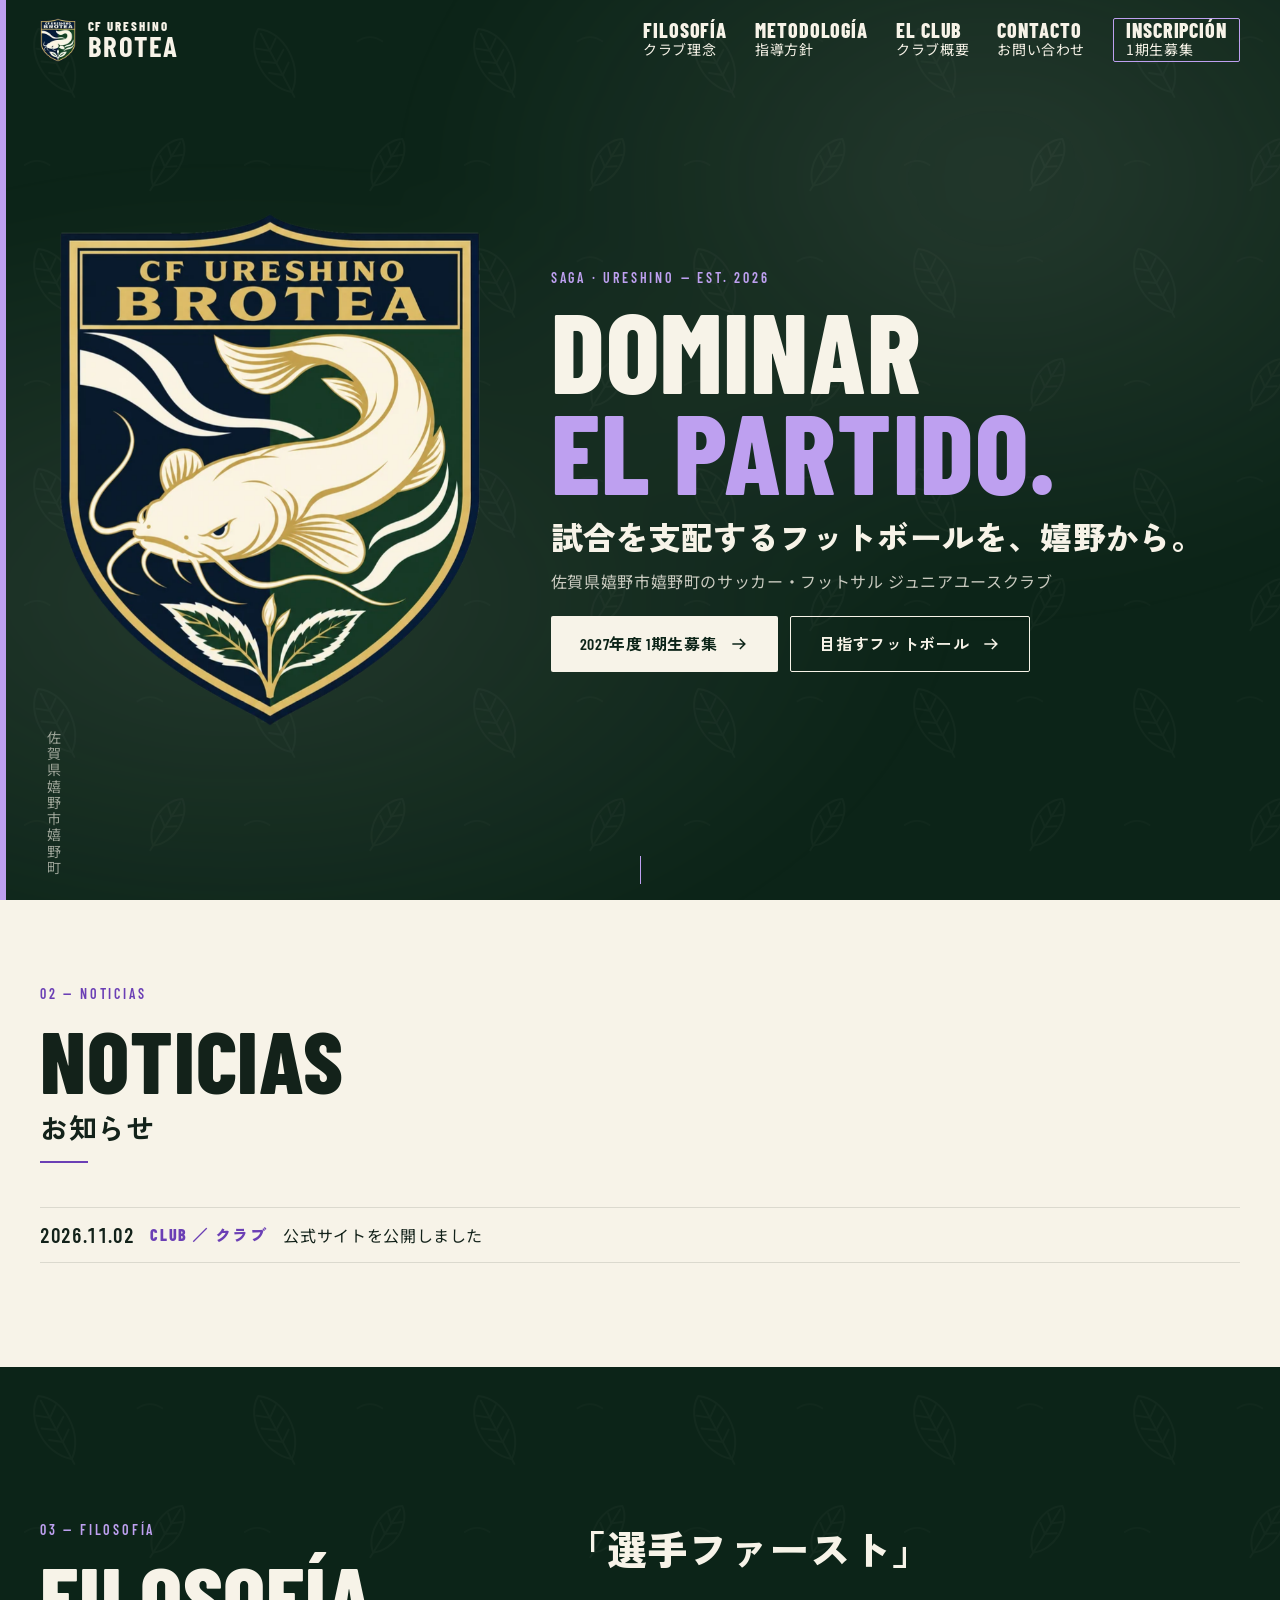
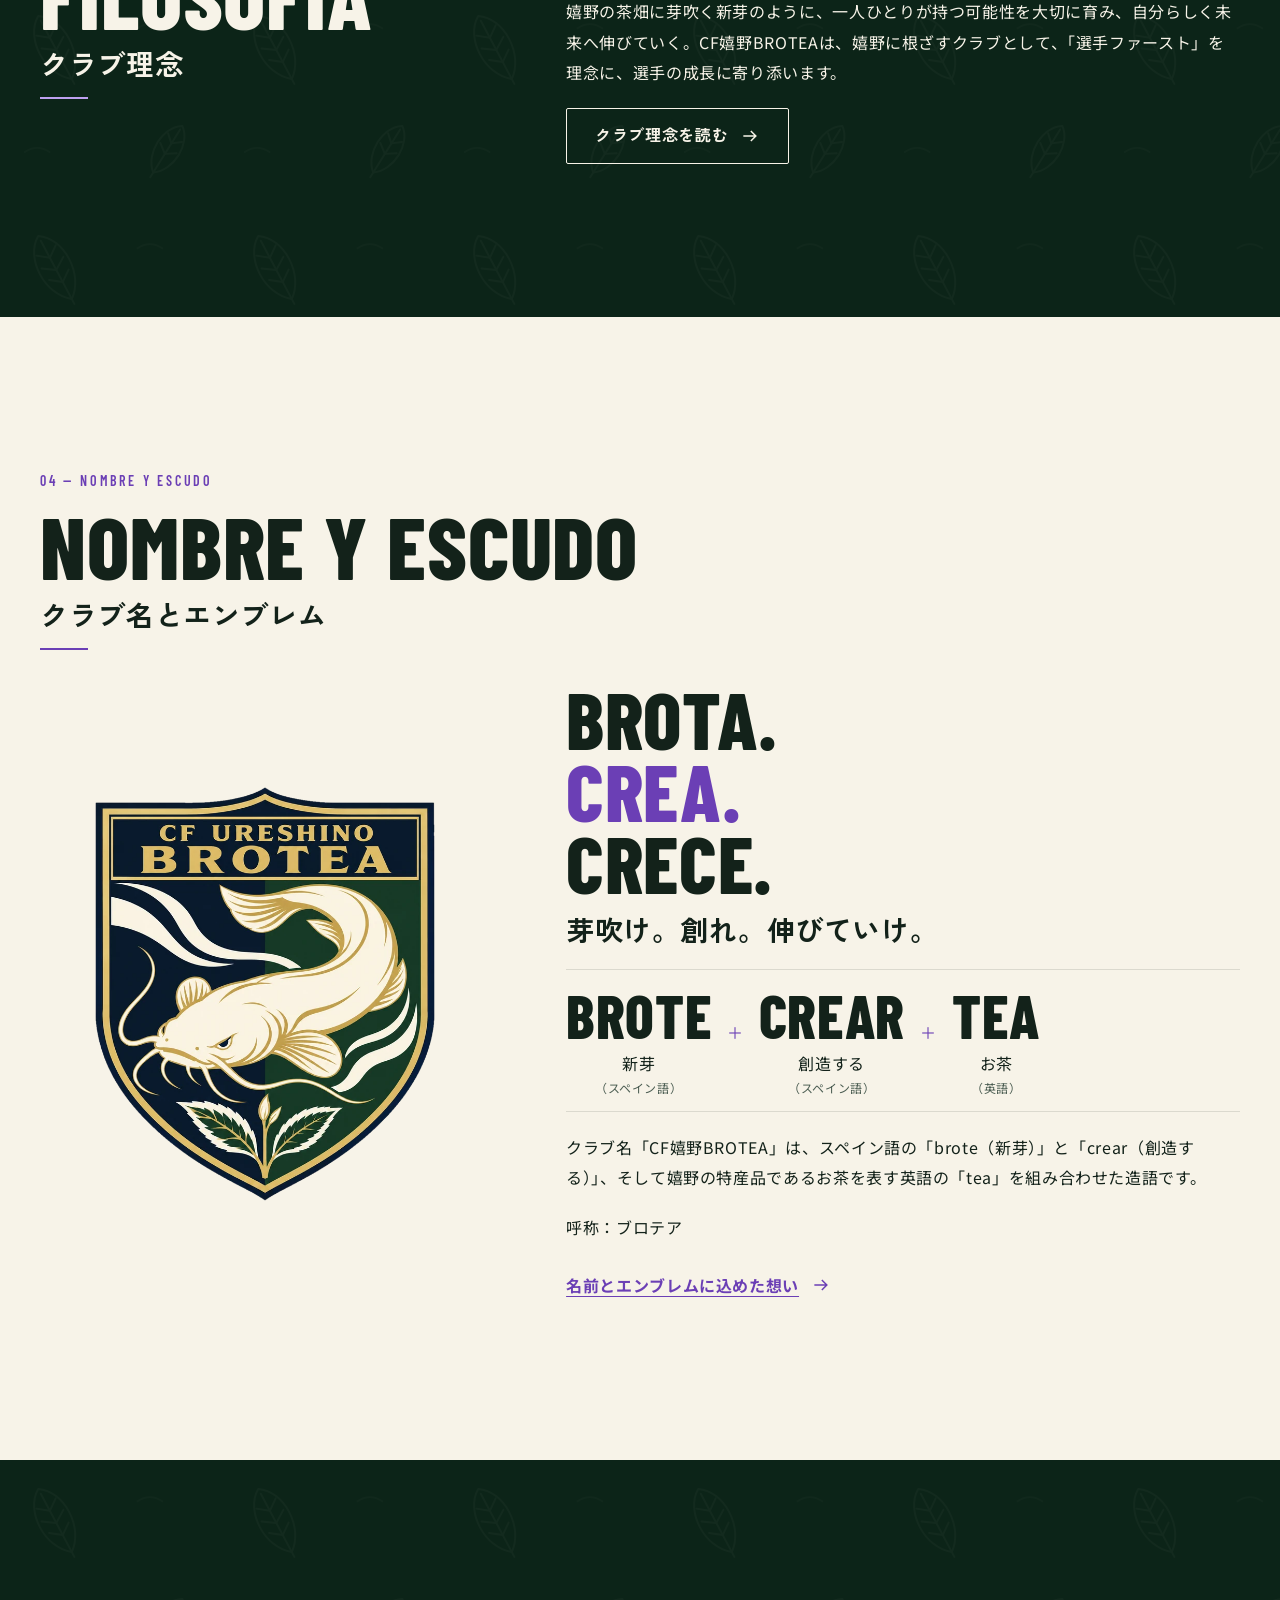
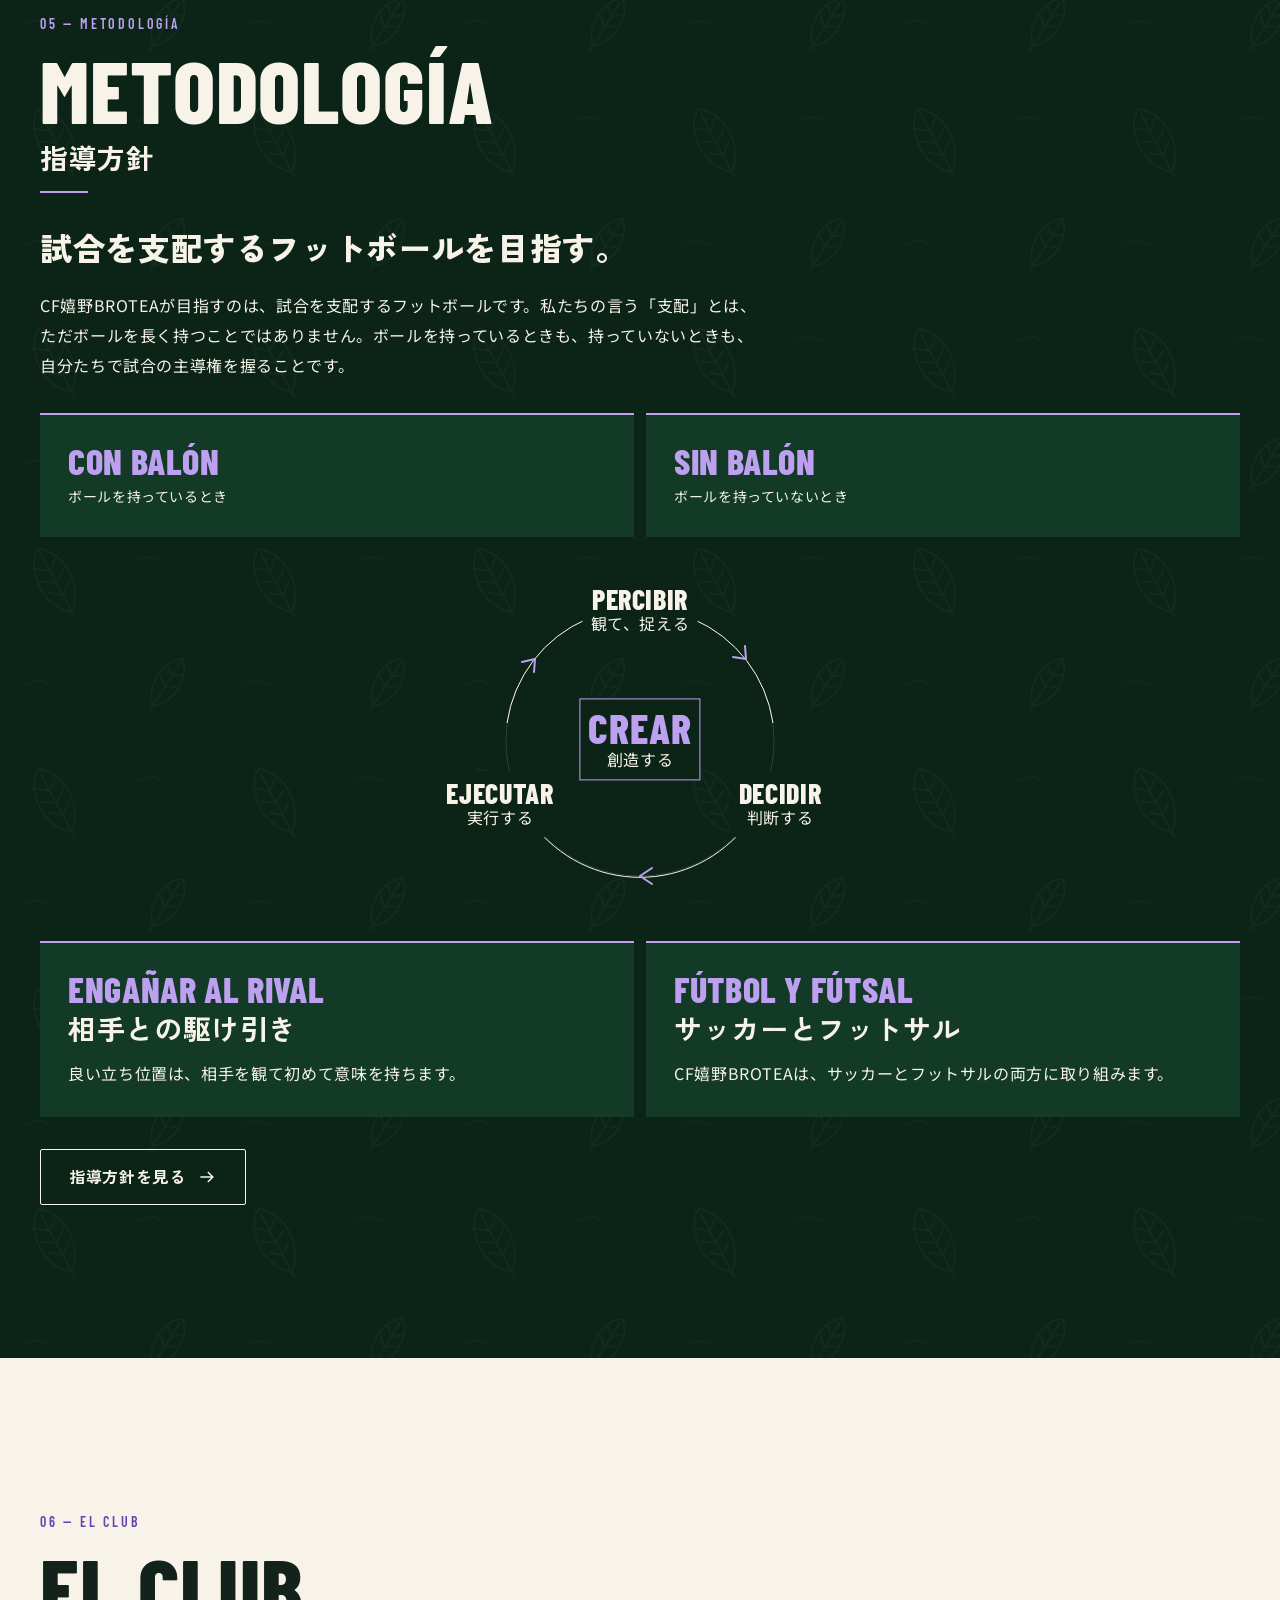
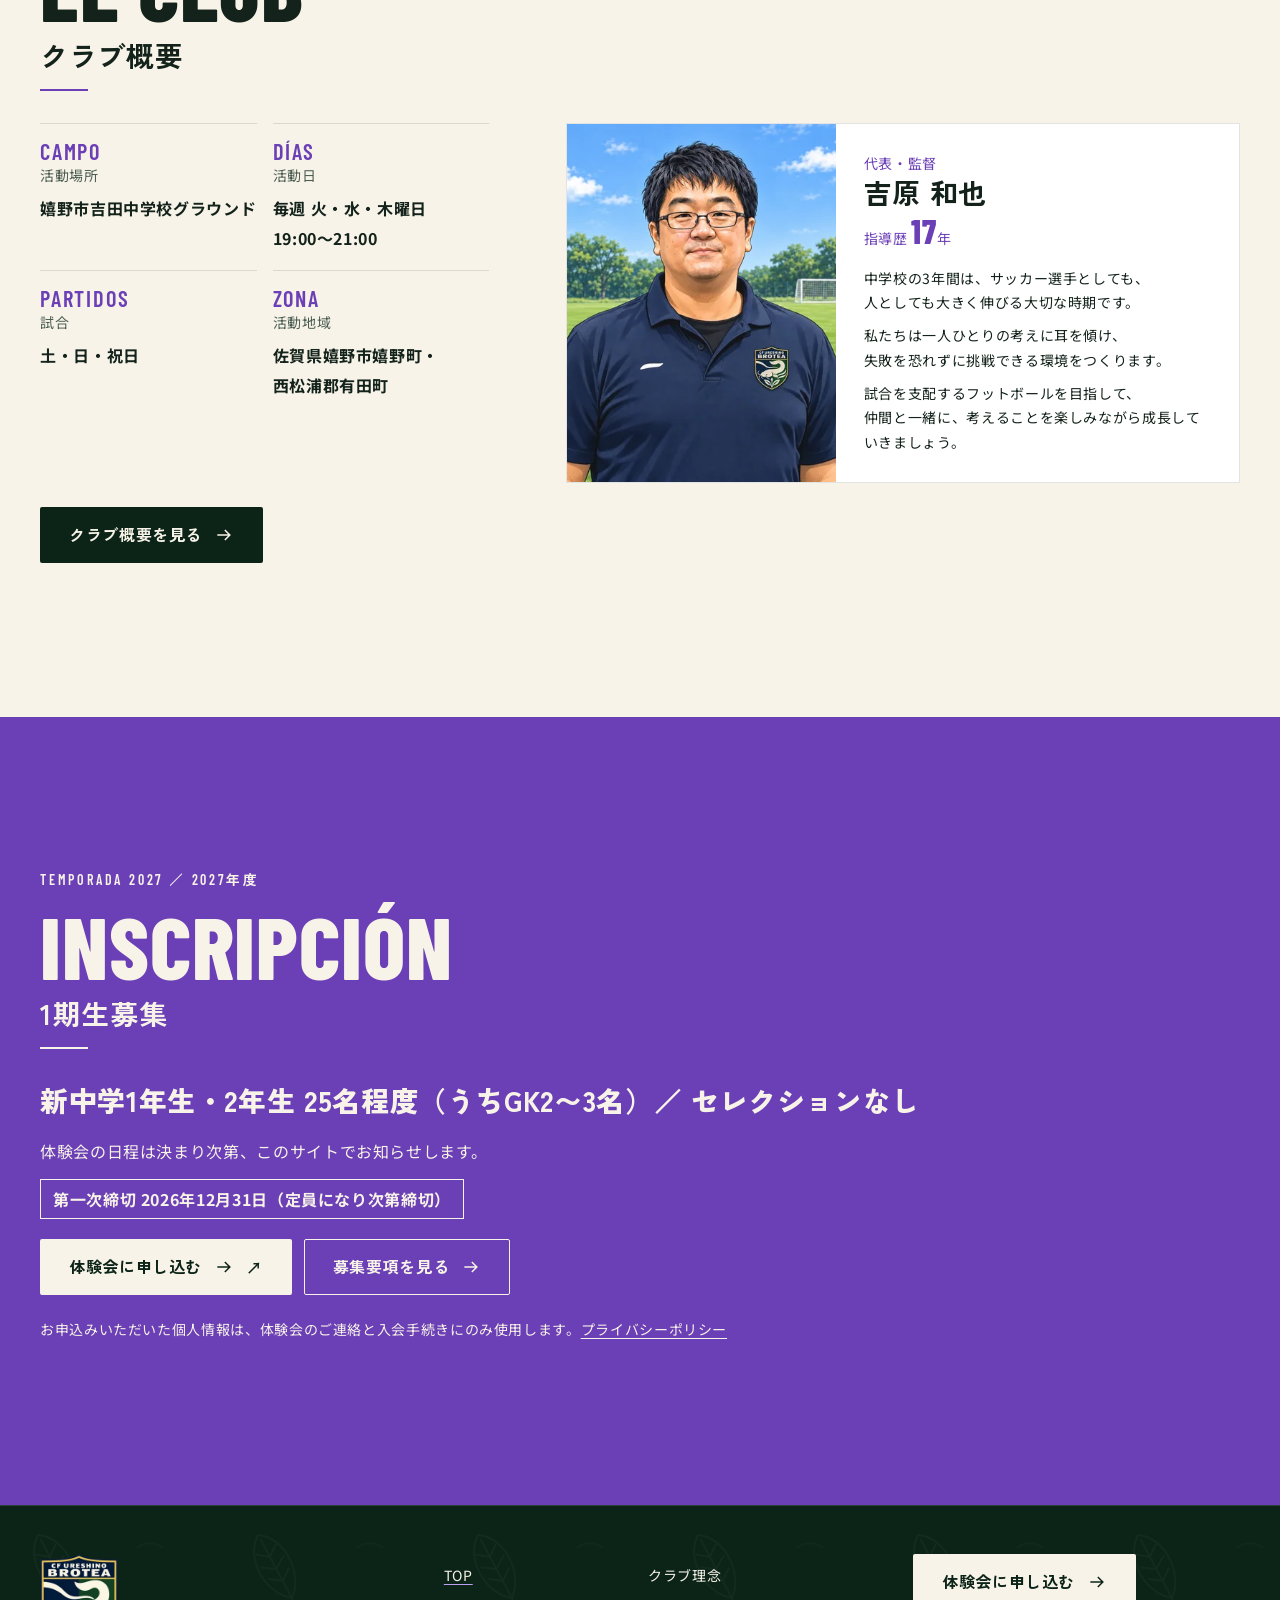
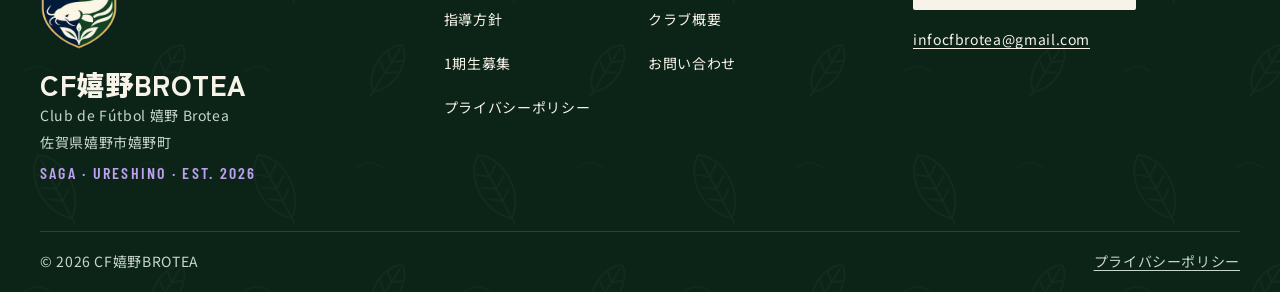
<file: index.html>
<!doctype html>
<html lang="ja" class="no-js">
<head>
  <meta charset="utf-8">
  <meta name="viewport" content="width=device-width, initial-scale=1, viewport-fit=cover">
  <title>CF嬉野BROTEA｜佐賀県嬉野市のサッカー・フットサル ジュニアユース</title>
  <meta name="description" content="試合を支配するフットボールを、嬉野から。佐賀県嬉野市嬉野町を拠点に2027年度から活動するサッカー・フットサルのジュニアユースクラブ。「選手ファースト」を理念に、自ら観て、判断し、創造する選手を育てます。1期生募集中。">
  <meta name="theme-color" content="#0C2418">
  <link rel="canonical" href="https://brotea.jp/">
  <meta property="og:type" content="website">
  <meta property="og:site_name" content="CF嬉野BROTEA">
  <meta property="og:title" content="CF嬉野BROTEA｜佐賀県嬉野市のサッカー・フットサル ジュニアユース">
  <meta property="og:description" content="試合を支配するフットボールを、嬉野から。佐賀県嬉野市嬉野町を拠点に2027年度から活動するサッカー・フットサルのジュニアユースクラブ。「選手ファースト」を理念に、自ら観て、判断し、創造する選手を育てます。1期生募集中。">
  <meta property="og:url" content="https://brotea.jp/">
  <meta property="og:image" content="https://brotea.jp/assets/img/ogp.png">
  <meta name="twitter:card" content="summary_large_image">
  <link rel="icon" href="favicon.ico" sizes="any">
  <link rel="icon" href="assets/img/favicon-32.png" type="image/png" sizes="32x32">
  <link rel="apple-touch-icon" href="assets/img/apple-touch-icon.png">
  <link rel="manifest" href="site.webmanifest">
  <link rel="preconnect" href="https://fonts.googleapis.com">
  <link rel="preconnect" href="https://fonts.gstatic.com" crossorigin>
  <link href="https://fonts.googleapis.com/css2?family=Barlow+Condensed:wght@600;800&amp;family=Noto+Sans+JP:wght@400;500;700&amp;family=Zen+Kaku+Gothic+New:wght@700;900&amp;display=swap" rel="stylesheet" media="print" data-web-fonts>
  <noscript>
    <link href="https://fonts.googleapis.com/css2?family=Barlow+Condensed:wght@600;800&amp;family=Noto+Sans+JP:wght@400;500;700&amp;family=Zen+Kaku+Gothic+New:wght@700;900&amp;display=swap" rel="stylesheet">
    <style>
      @media not all and (min-width: 960px) {
        .no-js {
          --fallback-nav: block;
          --fallback-header: relative;
          --fallback-hero-inset: var(--space-6);
        }
      }
    </style>
  </noscript>
  <link rel="stylesheet" href="assets/css/tokens.css">
  <link rel="stylesheet" href="assets/css/base.css">
  <link rel="stylesheet" href="assets/css/layout.css">
  <link rel="stylesheet" href="assets/css/components.css">
  <script src="assets/js/site-data.js" defer></script>
  <script src="assets/js/main.js" defer></script>
  <script type="application/ld+json">
    {"@context":"https://schema.org","@type":"SportsOrganization","name":"CF嬉野BROTEA","alternateName":["ブロテア","Club de Fútbol 嬉野 Brotea"],"sport":["Soccer","Futsal"],"foundingDate":"2026-11","address":{"@type":"PostalAddress","addressRegion":"佐賀県","addressLocality":"嬉野市嬉野町","addressCountry":"JP"},"logo":"https://brotea.jp/assets/img/emblem-mark-240.png","url":"https://brotea.jp/"}
  </script>
</head>
<body class="home">
  <a class="skip-link" href="#main">本文へスキップ</a>
  <!-- SHARED:HEADER START -->
  <header class="site-header site-header--transparent">
    <div class="site-header__bar container">
      <a class="site-header__brand" href="index.html" aria-label="CF嬉野BROTEA TOP" aria-current="page">
        <img src="assets/img/emblem-mark-120.webp" width="97" height="120" alt="CF嬉野BROTEA エンブレム">
        <span class="site-header__wordmark" aria-hidden="true"><span>CF URESHINO</span><strong>BROTEA</strong></span>
      </a>
      <button class="menu-toggle" type="button" aria-expanded="false" aria-controls="site-nav" aria-label="メニューを開く" hidden>
        <span></span><span></span>
      </button>
      <nav id="site-nav" class="site-nav" aria-label="メインナビゲーション">
        <ul class="site-nav__list">
          <li><a href="filosofia.html"><span lang="es">FILOSOFÍA</span><span>クラブ理念</span></a></li>
          <li><a href="metodologia.html"><span lang="es">METODOLOGÍA</span><span>指導方針</span></a></li>
          <li><a href="club.html"><span lang="es">EL CLUB</span><span>クラブ概要</span></a></li>
          <li><a href="contacto.html"><span lang="es">CONTACTO</span><span>お問い合わせ</span></a></li>
          <li><a class="site-nav__entry" href="inscripcion.html"><span lang="es">INSCRIPCIÓN</span><span>1期生募集</span></a></li>
        </ul>
      </nav>
    </div>
  </header>
  <!-- SHARED:HEADER END -->
  <main id="main" tabindex="-1">
    <section class="hero surface--dark tea-pattern" aria-labelledby="hero-title">
      <div class="hero__mist" aria-hidden="true"></div>
      <div class="hero__grid container">
        <picture class="hero__emblem">
          <img src="assets/img/emblem-club-480.webp"
               srcset="assets/img/emblem-club-480.webp 394w, assets/img/emblem-club-800.webp 656w, assets/img/emblem-club-1200.webp 985w"
               sizes="(min-width: 960px) min(35vw, 57vh, 420px), min(66vw, 31vh, 300px)"
               width="394" height="480" fetchpriority="high" alt="CF嬉野BROTEA エンブレム">
        </picture>
        <div class="hero__content">
          <p class="hero__eyebrow">SAGA · URESHINO — EST. 2026</p>
          <h1 id="hero-title" class="hero__title">
            <span class="visually-hidden">CF嬉野BROTEA 試合を支配するフットボールを、嬉野から。</span>
            <span class="hero__display" aria-hidden="true" lang="es">DOMINAR<span>EL PARTIDO.</span></span>
          </h1>
          <div class="hero__intro">
            <p class="hero__lead" aria-hidden="true">試合を支配するフットボールを、<span class="nowrap">嬉野から。</span></p>
            <p>佐賀県嬉野市嬉野町の<span class="nowrap">サッカー・フットサル</span> <span class="nowrap">ジュニアユースクラブ</span></p>
          </div>
          <div class="hero__actions button-row">
            <a class="button button--primary" href="inscripcion.html"><span><span data-season>2027</span>年度 1期生募集</span> <svg class="button__arrow" aria-hidden="true" viewBox="0 0 24 24" width="20" height="20"><path d="M4 12h15m-6-6 6 6-6 6" fill="none" stroke="currentColor" stroke-width="1.8"/></svg></a>
            <a class="button button--secondary" href="metodologia.html">目指すフットボール <svg class="button__arrow" aria-hidden="true" viewBox="0 0 24 24" width="20" height="20"><path d="M4 12h15m-6-6 6 6-6 6" fill="none" stroke="currentColor" stroke-width="1.8"/></svg></a>
          </div>
        </div>
      </div>
      <span class="hero__location" aria-hidden="true">佐賀県嬉野市嬉野町</span>
      <span class="hero__scroll" aria-hidden="true"></span>
    </section>

    <section class="section section--compact surface--light" id="noticias">
      <div class="container reveal">
        <div class="section__heading-row">
          <header class="sec-head">
            <p class="sec-head__eyebrow" aria-hidden="true"><span>02 —</span> <span lang="es">NOTICIAS</span></p>
            <h2 class="sec-head__title"><span class="sec-head__es" lang="es">NOTICIAS</span><span class="sec-head__ja">お知らせ</span></h2>
          </header>
          <a class="text-link" data-instagram data-if-instagram hidden><svg class="instagram-icon" aria-hidden="true" viewBox="0 0 24 24" width="20" height="20" fill="none" stroke="currentColor" stroke-width="1.8"><rect x="3" y="3" width="18" height="18" rx="5"/><circle cx="12" cy="12" r="4"/><path d="M17 6h1"/></svg> Instagramで見る</a>
        </div>
        <div data-slot="news">
          <p>現在お知らせはありません。<span data-if-instagram hidden>最新情報はInstagramでも発信しています。</span></p>
        </div>
      </div>
    </section>

    <section class="section surface--dark tea-pattern" id="filosofia">
      <div class="container feature-grid reveal">
        <header class="sec-head">
            <p class="sec-head__eyebrow" aria-hidden="true"><span>03 —</span> <span lang="es">FILOSOFÍA</span></p>
            <h2 class="sec-head__title"><span class="sec-head__es" lang="es">FILOSOFÍA</span><span class="sec-head__ja">クラブ理念</span></h2>
          </header>
        <div class="prose">
          <p class="philosophy-quote">「選手ファースト」</p>
          <p id="philosophy-copy">嬉野の茶畑に芽吹く新芽のように、一人ひとりが持つ可能性を大切に育み、自分らしく未来へ伸びていく。CF嬉野BROTEAは、嬉野に根ざすクラブとして、「選手ファースト」を理念に、選手の成長に寄り添います。</p>
          <a class="button button--secondary" href="filosofia.html">クラブ理念を読む <svg class="button__arrow" aria-hidden="true" viewBox="0 0 24 24" width="20" height="20"><path d="M4 12h15m-6-6 6 6-6 6" fill="none" stroke="currentColor" stroke-width="1.8"/></svg></a>
        </div>
      </div>
    </section>

    <section class="section surface--light" id="nombre">
      <div class="container">
        <div class="reveal">
          <header class="sec-head">
            <p class="sec-head__eyebrow" aria-hidden="true"><span>04 —</span> <span lang="es">NOMBRE Y ESCUDO</span></p>
            <h2 class="sec-head__title"><span class="sec-head__es" lang="es">NOMBRE Y ESCUDO</span><span class="sec-head__ja">クラブ名とエンブレム</span></h2>
          </header>
        </div>
        <div class="identity-grid reveal">
          <img class="identity-grid__emblem" src="assets/img/emblem-club-800.webp" width="656" height="800" loading="lazy" decoding="async" alt="CF嬉野BROTEA エンブレム">
          <div class="prose">
            <p class="identity-motto"><span class="identity-motto__es" lang="es">BROTA.<span>CREA.</span>CRECE.</span><strong>芽吹け。創れ。伸びていけ。</strong></p>
            <ul class="word-parts" aria-label="クラブ名を構成する3つの言葉">
              <li><strong lang="es">BROTE</strong><span>新芽</span><small>（スペイン語）</small></li>
              <li class="word-parts__plus" aria-hidden="true">＋</li>
              <li><strong lang="es">CREAR</strong><span>創造する</span><small>（スペイン語）</small></li>
              <li class="word-parts__plus" aria-hidden="true">＋</li>
              <li><strong lang="en">TEA</strong><span>お茶</span><small>（英語）</small></li>
            </ul>
            <p id="name-copy">クラブ名「CF嬉野BROTEA」は、スペイン語の「<span lang="es">brote</span>（新芽）」と「<span lang="es">crear</span>（創造する）」、そして嬉野の特産品であるお茶を表す英語の「<span lang="en">tea</span>」を組み合わせた造語です。</p>
            <p>呼称：ブロテア</p>
            <a class="text-link" href="filosofia.html#nombre">名前とエンブレムに込めた想い <svg class="button__arrow" aria-hidden="true" viewBox="0 0 24 24" width="20" height="20"><path d="M4 12h15m-6-6 6 6-6 6" fill="none" stroke="currentColor" stroke-width="1.8"/></svg></a>
          </div>
        </div>
      </div>
    </section>

    <section class="section surface--dark tea-pattern" id="metodologia">
      <div class="container reveal">
        <header class="sec-head">
            <p class="sec-head__eyebrow" aria-hidden="true"><span>05 —</span> <span lang="es">METODOLOGÍA</span></p>
            <h2 class="sec-head__title"><span class="sec-head__es" lang="es">METODOLOGÍA</span><span class="sec-head__ja">指導方針</span></h2>
          </header>
        <div class="prose measure">
          <p class="statement">試合を支配するフットボールを目指す。</p>
          <p>CF嬉野BROTEAが目指すのは、試合を支配するフットボールです。私たちの言う「支配」とは、ただボールを長く持つことではありません。ボールを持っているときも、持っていないときも、自分たちで試合の主導権を握ることです。</p>
        </div>
        <div class="tactical-pair">
          <p><span lang="es">CON BALÓN</span>ボールを<span class="nowrap">持っているとき</span></p>
          <p><span lang="es">SIN BALÓN</span>ボールを<span class="nowrap">持っていないとき</span></p>
        </div>
        <figure class="cycle" role="img" aria-label="観て捉える、判断する、実行する、のサイクルを繰り返した先に、創造が生まれる">
          <svg class="cycle__diagram" aria-hidden="true" viewBox="0 0 560 340" fill="none">
            <circle cx="280" cy="173" r="134" stroke="var(--c-linea-dark)" stroke-width="1"/>
            <path d="M333 50a134 134 0 0 1 80 104m-26 101a134 134 0 0 1-214 0m-26-101a134 134 0 0 1 80-104" stroke="var(--c-crema)" stroke-width="1"/>
            <path d="m385 77 1 13-13-2M292 299l-12 8 12 8M162 93l13-3-1 13" stroke="var(--c-morado-claro)" stroke-width="2" stroke-linecap="round" stroke-linejoin="round"/>
          </svg>
          <div class="cycle__step cycle__step--observe"><strong lang="es">PERCIBIR</strong><span>観て、捉える</span></div>
          <div class="cycle__step cycle__step--decide"><strong lang="es">DECIDIR</strong><span>判断する</span></div>
          <div class="cycle__step cycle__step--act"><strong lang="es">EJECUTAR</strong><span>実行する</span></div>
          <div class="cycle__repeat">↺ 繰り返す</div>
          <div class="cycle__step cycle__step--create"><strong lang="es">CREAR</strong><span>創造する</span></div>
        </figure>
        <div class="feature-cards">
          <article class="feature-card">
            <h3><span lang="es">ENGAÑAR AL RIVAL</span>相手との駆け引き</h3>
            <p>良い立ち位置は、相手を観て初めて意味を持ちます。</p>
          </article>
          <article class="feature-card">
            <h3><span lang="es">FÚTBOL Y FÚTSAL</span>サッカーとフットサル</h3>
            <p>CF嬉野BROTEAは、サッカーとフットサルの両方に取り組みます。</p>
          </article>
        </div>
        <a class="button button--secondary" href="metodologia.html">指導方針を見る <svg class="button__arrow" aria-hidden="true" viewBox="0 0 24 24" width="20" height="20"><path d="M4 12h15m-6-6 6 6-6 6" fill="none" stroke="currentColor" stroke-width="1.8"/></svg></a>
      </div>
    </section>

    <section class="section surface--light" id="club">
      <div class="container reveal">
        <header class="sec-head">
            <p class="sec-head__eyebrow" aria-hidden="true"><span>06 —</span> <span lang="es">EL CLUB</span></p>
            <h2 class="sec-head__title"><span class="sec-head__es" lang="es">EL CLUB</span><span class="sec-head__ja">クラブ概要</span></h2>
          </header>
        <div class="club-grid">
          <dl class="facts">
            <div><dt><span lang="es">CAMPO</span>活動場所</dt><dd data-venue>嬉野市<wbr><span class="nowrap">吉田中学校グラウンド</span></dd></div>
            <div><dt><span lang="es">DÍAS</span>活動日</dt><dd>毎週 火・水・木曜日 19:00〜21:00</dd></div>
            <div><dt><span lang="es">PARTIDOS</span>試合</dt><dd>土・日・祝日</dd></div>
            <div><dt><span lang="es">ZONA</span>活動地域</dt><dd><span class="nowrap">佐賀県嬉野市嬉野町・</span><wbr><span class="nowrap">西松浦郡有田町</span></dd></div>
          </dl>
          <article class="staff-card">
            <div class="photo-slot tea-pattern">
              <img src="assets/img/staff-representative-400.webp" width="400" height="500" loading="lazy" decoding="async" alt="代表 吉原和也">
            </div>
            <div class="staff-card__body">
              <p class="staff-card__role">代表・監督</p>
              <h3>吉原 和也</h3>
              <p class="staff-card__experience">指導歴 <strong>17</strong>年</p>
            </div>
            <div class="staff-card__message">
              <p>中学校の3年間は、<span class="nowrap">サッカー選手としても、</span><span class="nowrap">人としても</span>大きく伸びる大切な時期です。</p>
              <p>私たちは一人ひとりの考えに耳を傾け、<span class="nowrap">失敗を恐れずに</span>挑戦できる環境をつくります。</p>
              <p>試合を支配するフットボールを目指して、<span class="nowrap">仲間と一緒に、</span><span class="nowrap">考えることを楽しみながら</span>成長していきましょう。</p>
            </div>
          </article>
        </div>
        <a class="button button--primary" href="club.html">クラブ概要を見る <svg class="button__arrow" aria-hidden="true" viewBox="0 0 24 24" width="20" height="20"><path d="M4 12h15m-6-6 6 6-6 6" fill="none" stroke="currentColor" stroke-width="1.8"/></svg></a>
      </div>
    </section>

    <section class="section surface--accent" id="inscripcion">
      <div class="container reveal">
        <header class="sec-head">
          <p class="sec-head__eyebrow"><span lang="es">TEMPORADA <span data-season>2027</span></span><span> ／ <span data-season>2027</span>年度</span></p>
          <h2 class="sec-head__title"><span class="sec-head__es" lang="es">INSCRIPCIÓN</span><span class="sec-head__ja">1期生募集</span></h2>
        </header>
        <p class="recruitment__lead"><span class="nowrap">新中学1年生・2年生</span> <span class="nowrap">25名程度（うちGK2〜3名）</span>／ <span class="nowrap">セレクションなし</span></p>
        <div data-slot="trials" data-trial-limit="3">
          <p>体験会の日程は決まり次第、このサイト<span data-if-instagram hidden>とInstagram</span>でお知らせします。</p>
        </div>
        <p class="deadline" data-slot="deadline">第一次締切 2026年12月31日（定員になり次第締切）</p>
        <div class="button-row">
          <a class="button button--primary" data-form="trial" aria-disabled="true" role="link">体験会申込フォームは準備中</a>
          <a class="button button--secondary" href="inscripcion.html">募集要項を見る <svg class="button__arrow" aria-hidden="true" viewBox="0 0 24 24" width="20" height="20"><path d="M4 12h15m-6-6 6 6-6 6" fill="none" stroke="currentColor" stroke-width="1.8"/></svg></a>
        </div>
        <p class="recruitment__privacy">お申込みいただいた個人情報は、体験会のご連絡と入会手続きにのみ使用します。<a href="privacy.html">プライバシーポリシー</a></p>
      </div>
    </section>

    <section class="section section--compact surface--dark tea-pattern" data-if-instagram hidden>
      <div class="container section__heading-row reveal">
        <header class="sec-head">
            <p class="sec-head__eyebrow" aria-hidden="true"><span>08 —</span> <span lang="es">SÍGUENOS</span></p>
            <h2 class="sec-head__title"><span class="sec-head__es" lang="es">SÍGUENOS</span><span class="sec-head__ja">最新情報はInstagramで</span></h2>
          </header>
        <a class="button button--secondary" data-instagram><svg class="instagram-icon" aria-hidden="true" viewBox="0 0 24 24" width="20" height="20" fill="none" stroke="currentColor" stroke-width="1.8"><rect x="3" y="3" width="18" height="18" rx="5"/><circle cx="12" cy="12" r="4"/><path d="M17 6h1"/></svg> <span data-instagram-handle>Instagram</span></a>
      </div>
    </section>
  </main>
  <!-- SHARED:FOOTER START -->
  <footer class="site-footer surface--dark tea-pattern">
    <div class="site-footer__grid container">
      <div class="site-footer__identity">
        <img src="assets/img/emblem-mark-240.webp" width="194" height="240" loading="lazy" decoding="async" alt="CF嬉野BROTEA エンブレム">
        <p class="site-footer__name">CF嬉野BROTEA</p>
        <p lang="es">Club de Fútbol 嬉野 Brotea</p>
        <p>佐賀県嬉野市嬉野町</p>
        <p class="site-footer__stamp">SAGA · URESHINO · EST. 2026</p>
      </div>
      <nav aria-label="フッターナビゲーション">
        <ul class="site-footer__links">
          <li><a href="index.html" aria-current="page">TOP</a></li>
          <li><a href="filosofia.html">クラブ理念</a></li>
          <li><a href="metodologia.html">指導方針</a></li>
          <li><a href="club.html">クラブ概要</a></li>
          <li><a href="inscripcion.html">1期生募集</a></li>
          <li><a href="contacto.html">お問い合わせ</a></li>
          <li><a href="privacy.html">プライバシーポリシー</a></li>
        </ul>
      </nav>
      <div class="site-footer__actions">
        <a class="button button--primary" data-trial-cta href="inscripcion.html#entry">体験会に申し込む <svg class="button__arrow" aria-hidden="true" viewBox="0 0 24 24" width="20" height="20"><path d="M4 12h15m-6-6 6 6-6 6" fill="none" stroke="currentColor" stroke-width="1.8"/></svg></a>
        <a class="site-footer__contact" data-instagram data-if-instagram hidden><svg class="instagram-icon" aria-hidden="true" viewBox="0 0 24 24" width="20" height="20" fill="none" stroke="currentColor" stroke-width="1.8"><rect x="3" y="3" width="18" height="18" rx="5"/><circle cx="12" cy="12" r="4"/><path d="M17 6h1"/></svg> <span data-instagram-handle>Instagram</span></a>
        <a class="site-footer__contact" data-email>メールアドレスはJavaScriptを有効にすると表示されます</a>
      </div>
    </div>
    <div class="site-footer__legal container">
      <small>© 2026 CF嬉野BROTEA</small>
      <a href="privacy.html">プライバシーポリシー</a>
    </div>
  </footer>
  <!-- SHARED:FOOTER END -->
  <a class="sticky-cta" data-sticky-cta data-trial-cta href="inscripcion.html#entry" hidden>体験会に申し込む <svg class="button__arrow" aria-hidden="true" viewBox="0 0 24 24" width="20" height="20"><path d="M4 12h15m-6-6 6 6-6 6" fill="none" stroke="currentColor" stroke-width="1.8"/></svg></a>
</body>
</html>
</file>
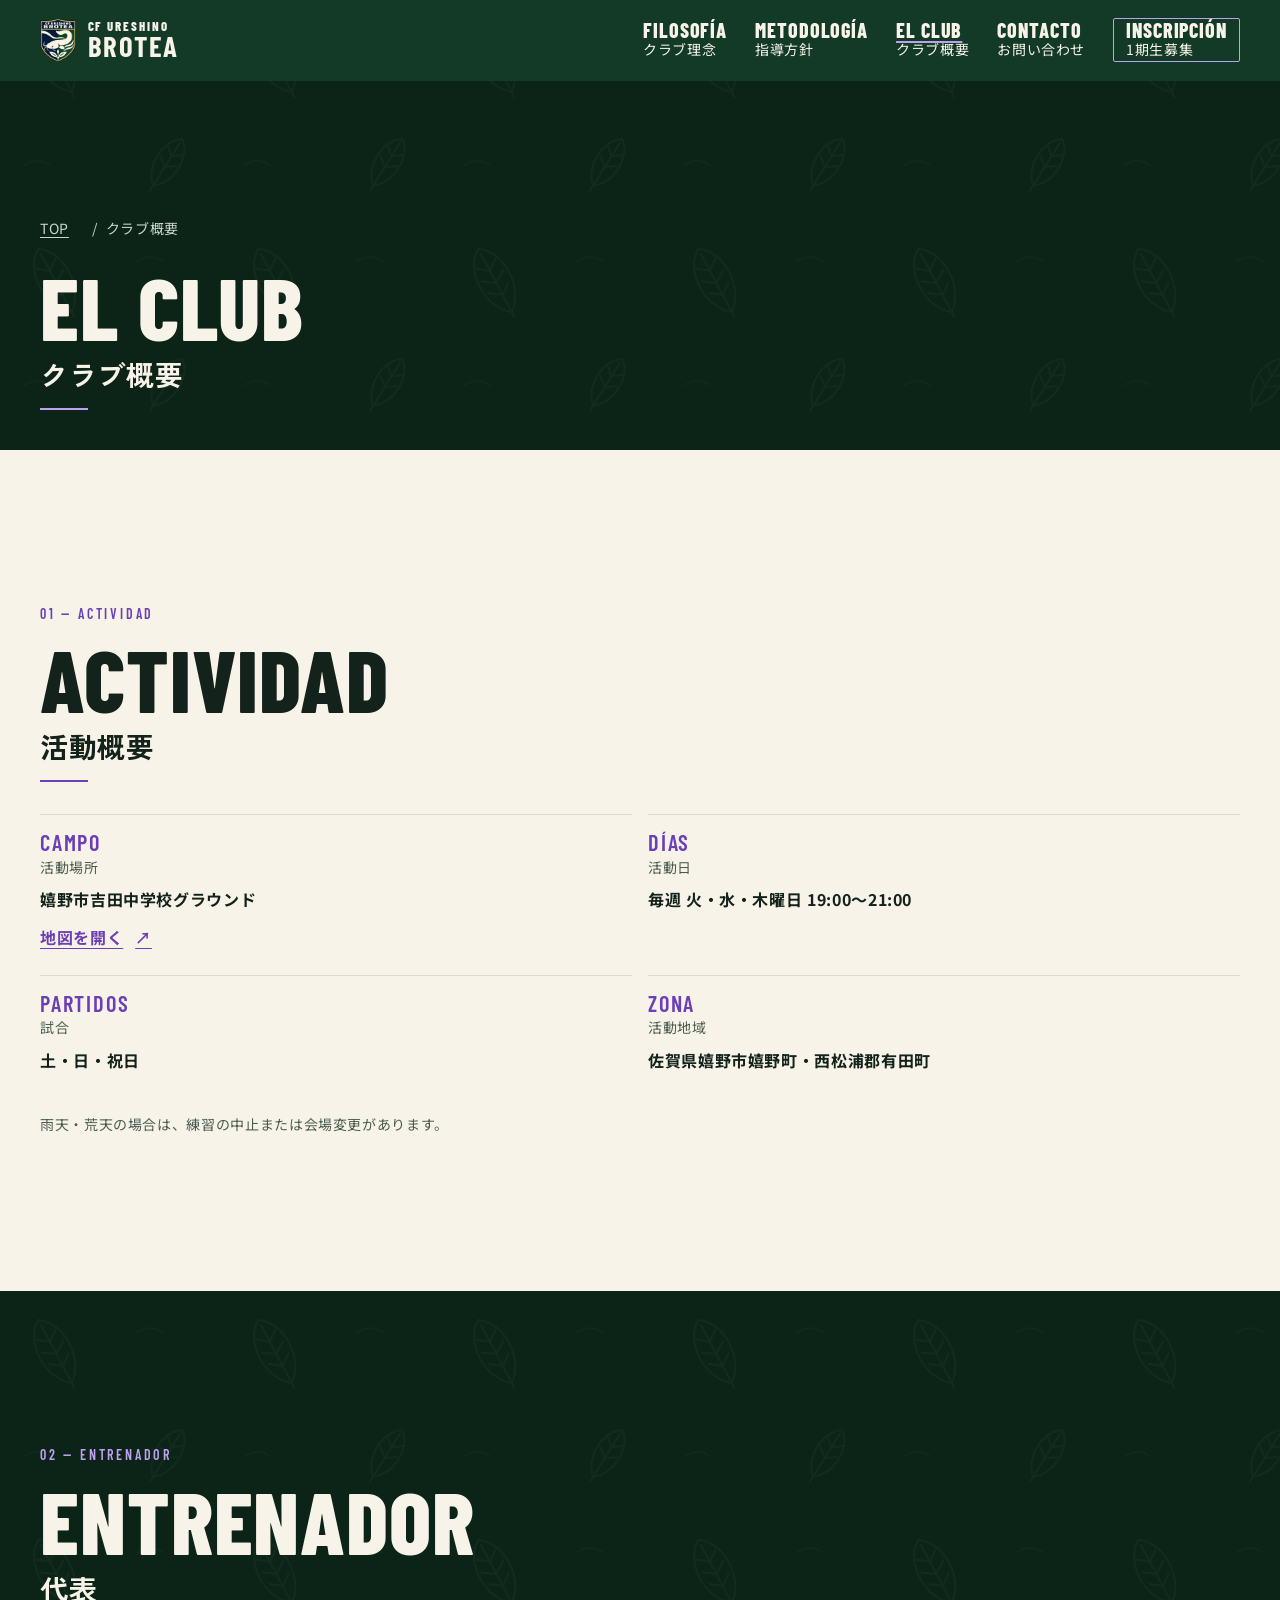
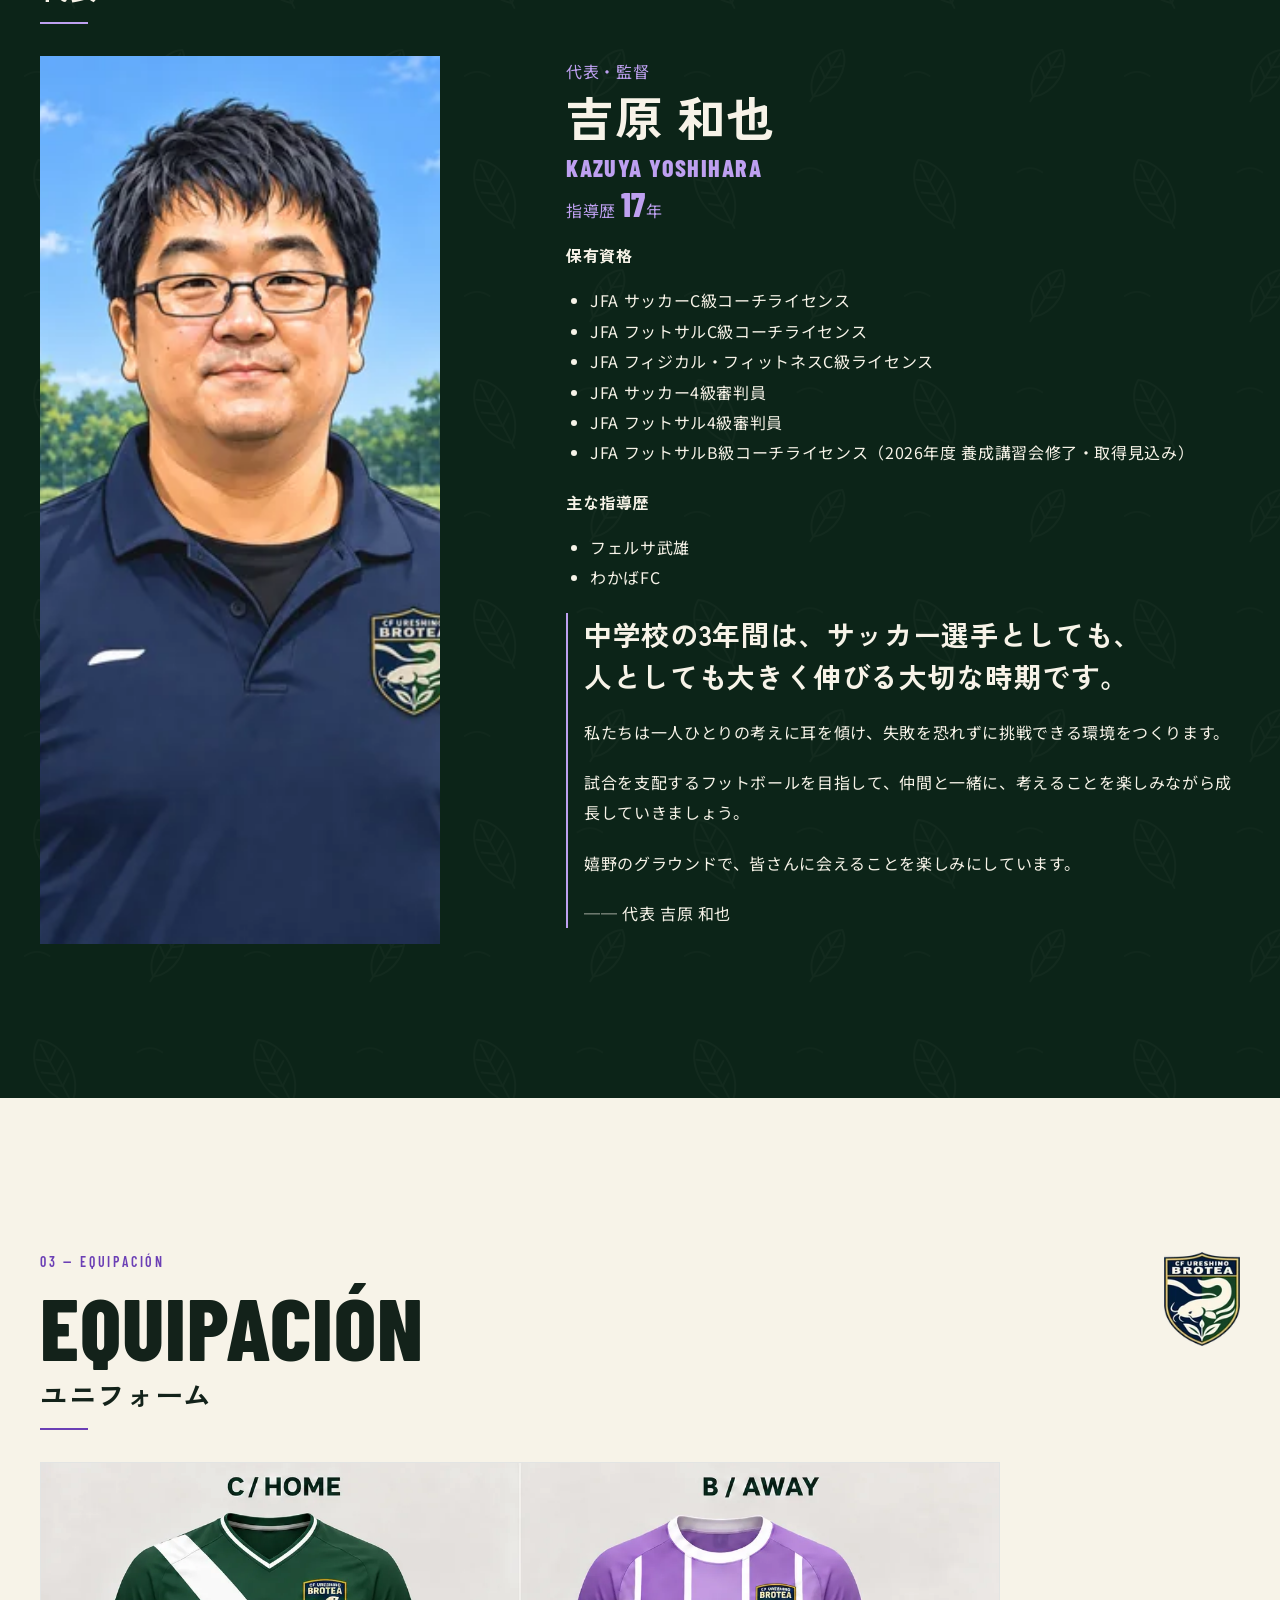
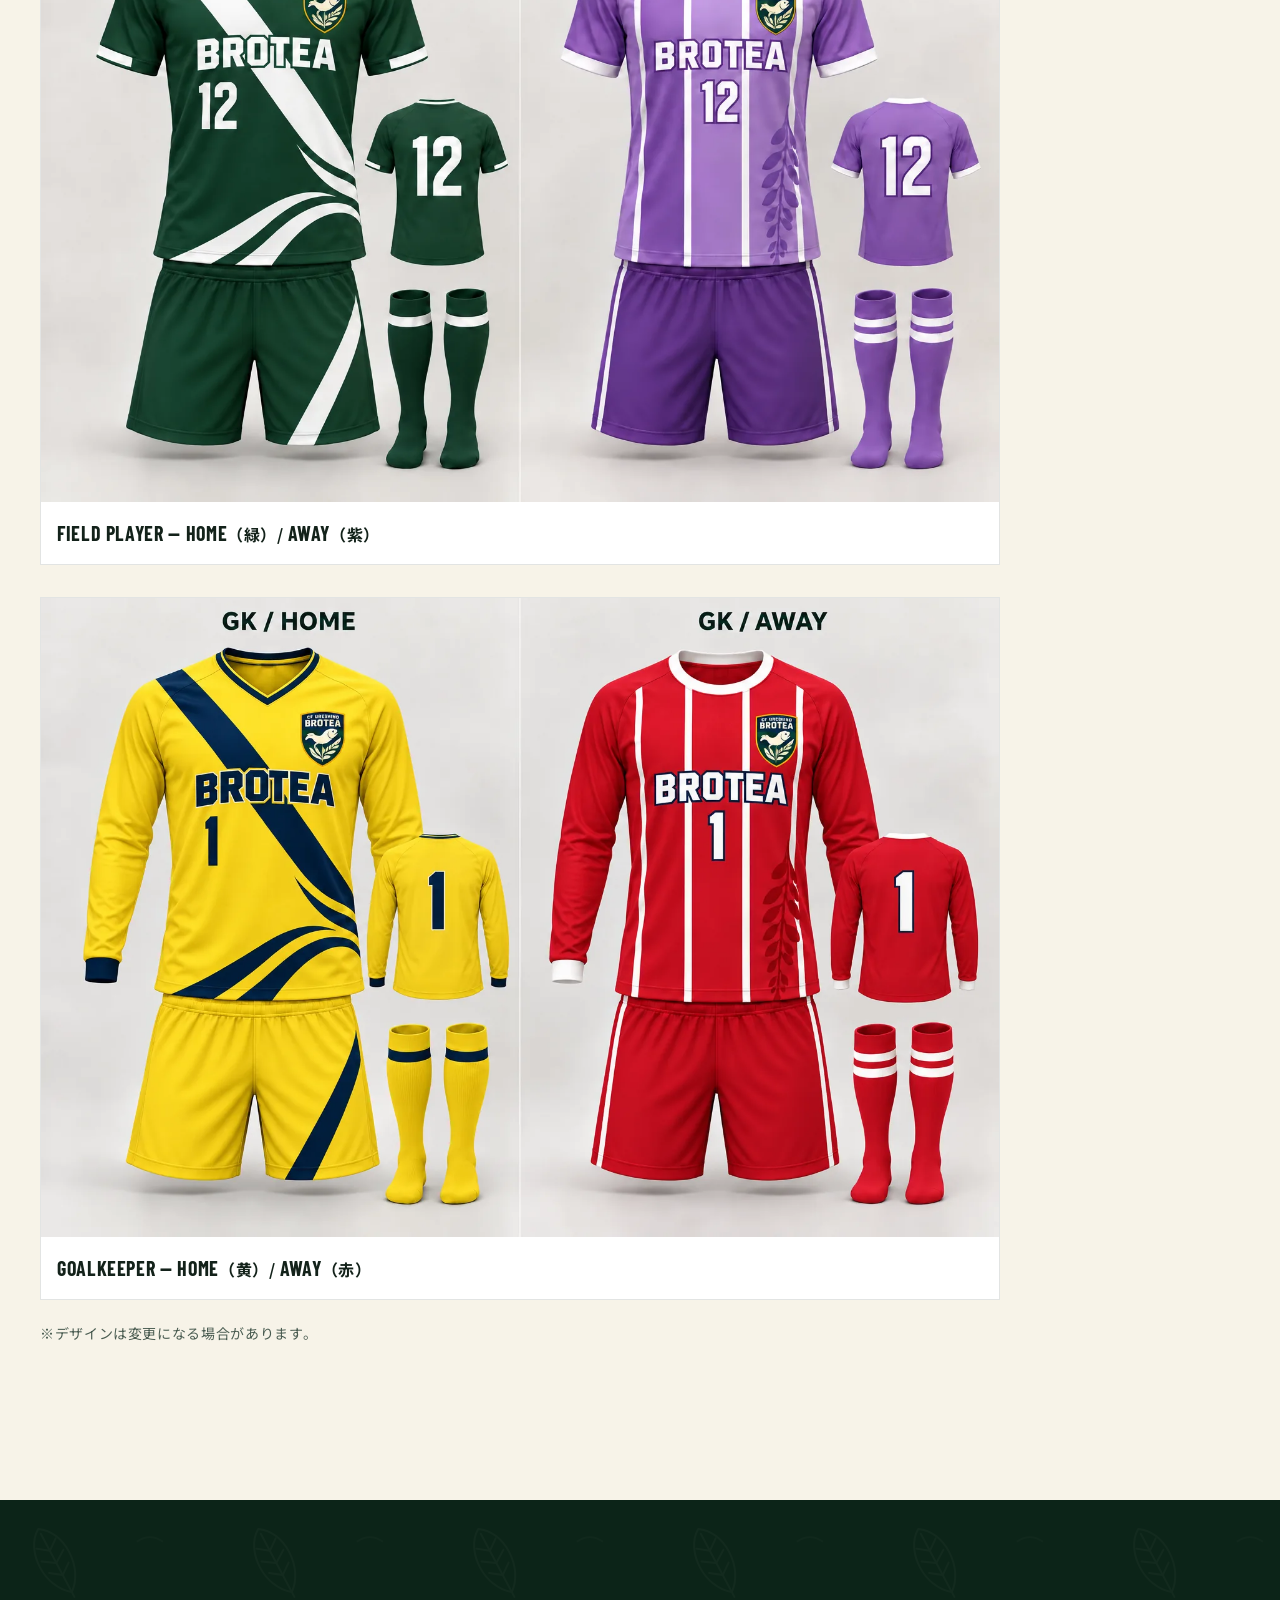
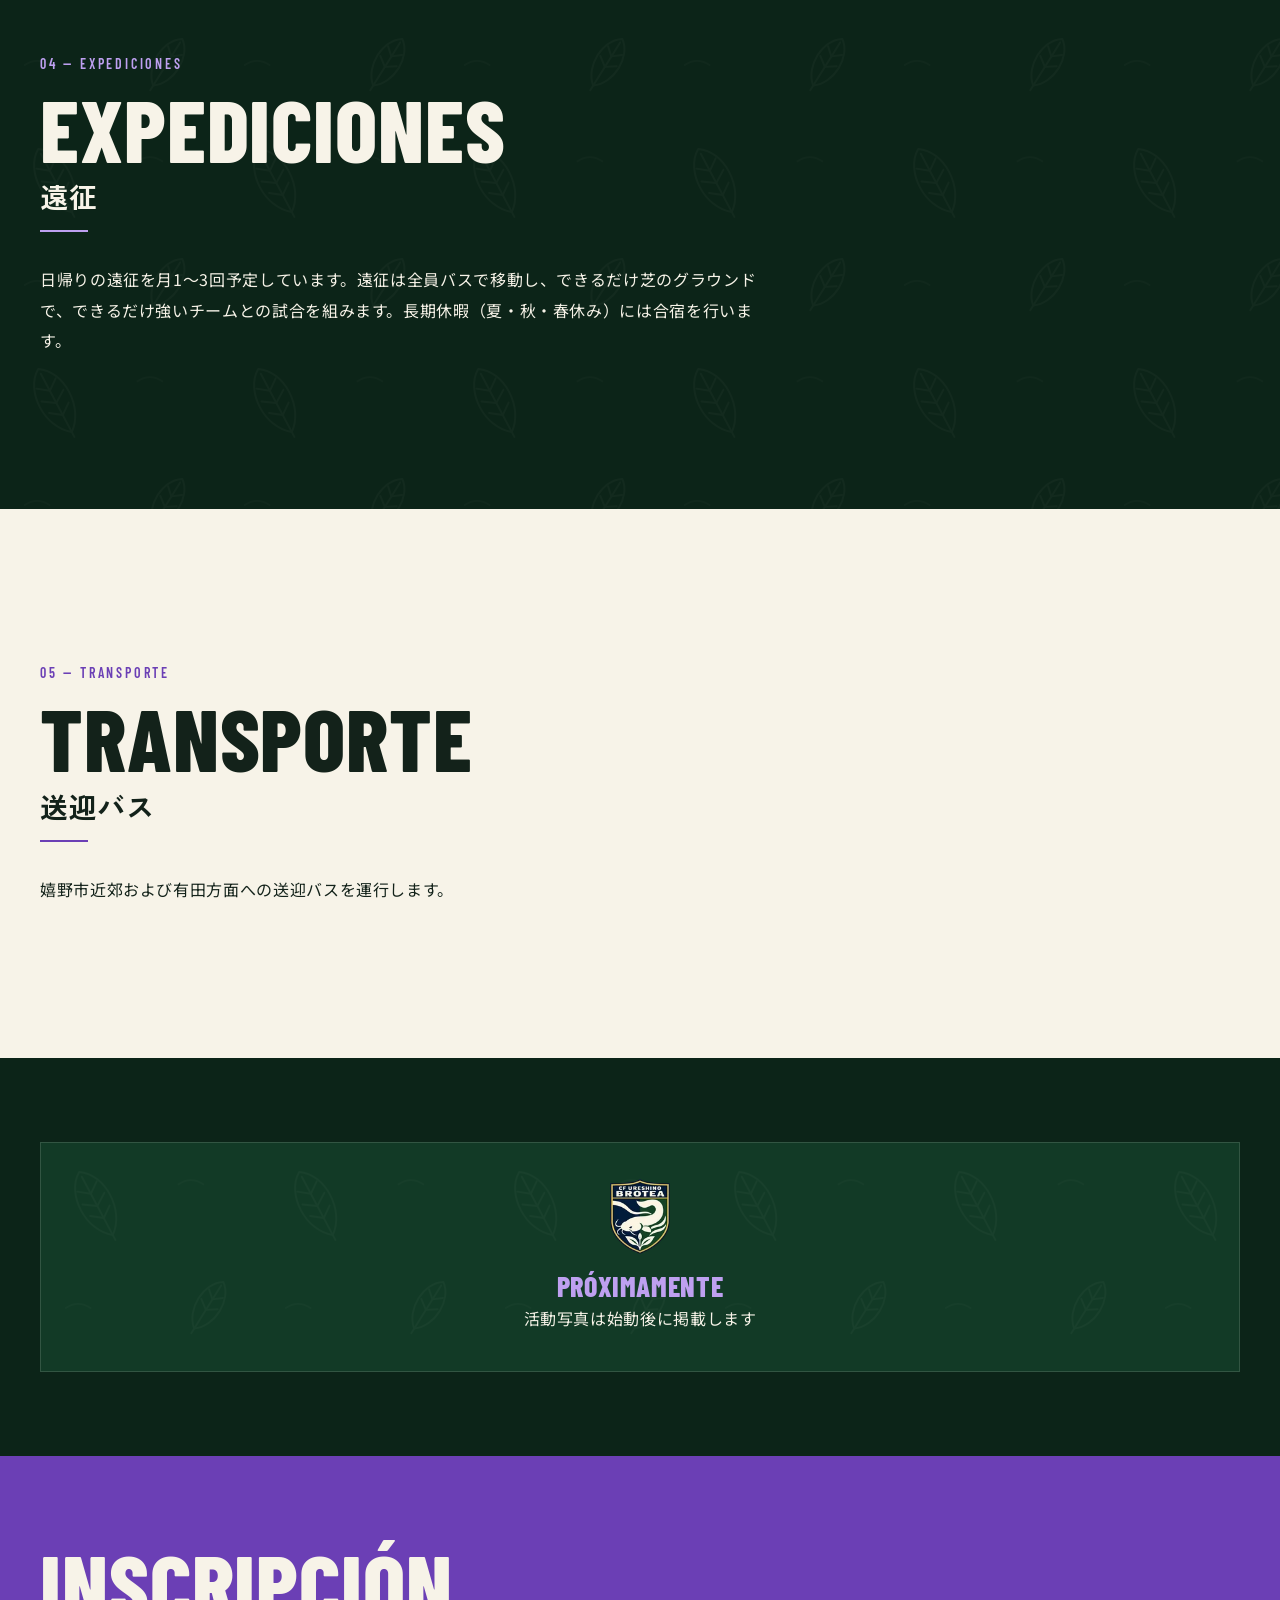
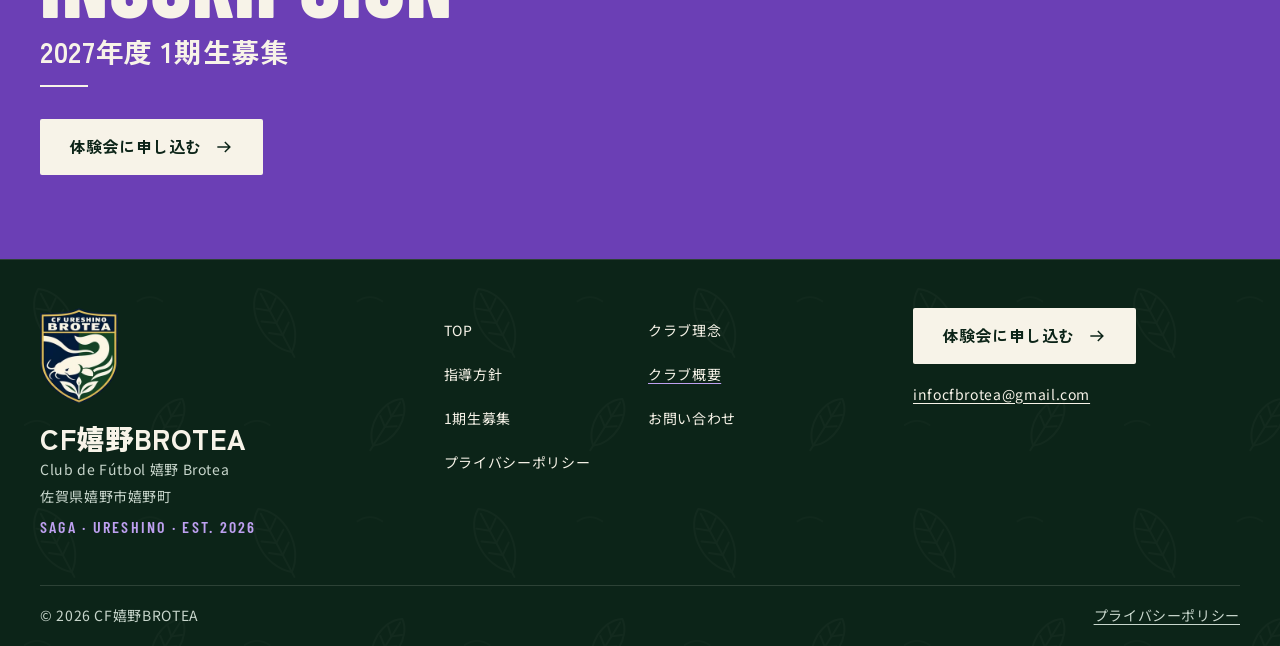
<file: club.html>
<!doctype html>
<html lang="ja" class="no-js">
<head>
  <meta charset="utf-8">
  <meta name="viewport" content="width=device-width, initial-scale=1, viewport-fit=cover">
  <title>クラブ概要 | CF嬉野BROTEA – 佐賀県嬉野市のサッカー・フットサル ジュニアユース</title>
  <meta name="description" content="CF嬉野BROTEAの活動場所・活動日時・代表紹介・ユニフォーム。">
  <meta name="theme-color" content="#0C2418">
  <link rel="canonical" href="https://brotea.jp/club.html">
  <meta property="og:type" content="website">
  <meta property="og:site_name" content="CF嬉野BROTEA">
  <meta property="og:title" content="クラブ概要 | CF嬉野BROTEA – 佐賀県嬉野市のサッカー・フットサル ジュニアユース">
  <meta property="og:description" content="CF嬉野BROTEAの活動場所・活動日時・代表紹介・ユニフォーム。">
  <meta property="og:url" content="https://brotea.jp/club.html">
  <meta property="og:image" content="https://brotea.jp/assets/img/ogp.png">
  <meta name="twitter:card" content="summary_large_image">
  <link rel="icon" href="favicon.ico" sizes="any">
  <link rel="icon" href="assets/img/favicon-32.png" type="image/png" sizes="32x32">
  <link rel="apple-touch-icon" href="assets/img/apple-touch-icon.png">
  <link rel="manifest" href="site.webmanifest">
  <link rel="preconnect" href="https://fonts.googleapis.com">
  <link rel="preconnect" href="https://fonts.gstatic.com" crossorigin>
  <link href="https://fonts.googleapis.com/css2?family=Barlow+Condensed:wght@600;800&amp;family=Noto+Sans+JP:wght@400;500;700&amp;family=Zen+Kaku+Gothic+New:wght@700;900&amp;display=swap" rel="stylesheet" media="print" data-web-fonts>
  <noscript>
    <link href="https://fonts.googleapis.com/css2?family=Barlow+Condensed:wght@600;800&amp;family=Noto+Sans+JP:wght@400;500;700&amp;family=Zen+Kaku+Gothic+New:wght@700;900&amp;display=swap" rel="stylesheet">
    <style>
      @media not all and (min-width: 960px) {
        .no-js {
          --fallback-nav: block;
          --fallback-header: relative;
          --fallback-hero-inset: var(--space-6);
        }
      }
    </style>
  </noscript>
  <link rel="stylesheet" href="assets/css/tokens.css">
  <link rel="stylesheet" href="assets/css/base.css">
  <link rel="stylesheet" href="assets/css/layout.css">
  <link rel="stylesheet" href="assets/css/components.css">
  <script src="assets/js/site-data.js" defer></script>
  <script src="assets/js/main.js" defer></script>
</head>
<body>
  <a class="skip-link" href="#main">本文へスキップ</a>
  <!-- SHARED:HEADER START -->
  <header class="site-header">
    <div class="site-header__bar container">
      <a class="site-header__brand" href="index.html" aria-label="CF嬉野BROTEA TOP">
        <img src="assets/img/emblem-mark-120.webp" width="97" height="120" alt="CF嬉野BROTEA エンブレム">
        <span class="site-header__wordmark" aria-hidden="true"><span>CF URESHINO</span><strong>BROTEA</strong></span>
      </a>
      <button class="menu-toggle" type="button" aria-expanded="false" aria-controls="site-nav" aria-label="メニューを開く" hidden>
        <span></span><span></span>
      </button>
      <nav id="site-nav" class="site-nav" aria-label="メインナビゲーション">
        <ul class="site-nav__list">
          <li><a href="filosofia.html"><span lang="es">FILOSOFÍA</span><span>クラブ理念</span></a></li>
          <li><a href="metodologia.html"><span lang="es">METODOLOGÍA</span><span>指導方針</span></a></li>
          <li><a href="club.html" aria-current="page"><span lang="es">EL CLUB</span><span>クラブ概要</span></a></li>
          <li><a href="contacto.html"><span lang="es">CONTACTO</span><span>お問い合わせ</span></a></li>
          <li><a class="site-nav__entry" href="inscripcion.html"><span lang="es">INSCRIPCIÓN</span><span>1期生募集</span></a></li>
        </ul>
      </nav>
    </div>
  </header>
  <!-- SHARED:HEADER END -->
  <main id="main" tabindex="-1">
    <section class="page-hero surface--dark tea-pattern" aria-labelledby="page-title">
      <div class="container">
        <nav class="page-hero__trail" aria-label="パンくずリスト">
          <a href="index.html">TOP</a><span aria-hidden="true">/</span><span aria-current="page">クラブ概要</span>
        </nav>
        <h1 class="sec-head__title" id="page-title"><span class="sec-head__es" lang="es">EL CLUB</span><span class="sec-head__ja"><span class="nowrap">クラブ概要</span></span></h1>
      </div>
    </section>
    <section class="section surface--light">
      <div class="container reveal">
        <header class="sec-head">
          <p class="sec-head__eyebrow" aria-hidden="true">01 — <span lang="es">ACTIVIDAD</span></p>
          <h2 class="sec-head__title"><span class="sec-head__es" lang="es">ACTIVIDAD</span><span class="sec-head__ja">活動概要</span></h2>
        </header>
        <dl class="facts">
          <div><dt><span lang="es">CAMPO</span>活動場所</dt><dd><span data-venue>嬉野市<wbr><span class="nowrap">吉田中学校グラウンド</span></span><br><a class="text-link" data-map hidden>地図を開く</a></dd></div>
          <div><dt><span lang="es">DÍAS</span>活動日</dt><dd><span class="nowrap">毎週 火・水・木曜日</span> <span class="nowrap">19:00〜21:00</span></dd></div>
          <div><dt><span lang="es">PARTIDOS</span>試合</dt><dd>土・日・祝日</dd></div>
          <div><dt><span lang="es">ZONA</span>活動地域</dt><dd><span class="nowrap">佐賀県嬉野市嬉野町・</span><wbr><span class="nowrap">西松浦郡有田町</span></dd></div>
        </dl>
        <p class="note">雨天・荒天の場合は、練習の中止または会場変更があります。</p>
      </div>
    </section>

    <section class="section surface--dark tea-pattern">
      <div class="container">
        <header class="sec-head reveal">
          <p class="sec-head__eyebrow" aria-hidden="true">02 — <span lang="es">ENTRENADOR</span></p>
          <h2 class="sec-head__title"><span class="sec-head__es" lang="es">ENTRENADOR</span><span class="sec-head__ja">代表</span></h2>
        </header>
        <article class="profile">
          <div class="photo-slot tea-pattern reveal">
            <img src="assets/img/staff-representative.webp" srcset="assets/img/staff-representative-400.webp 400w, assets/img/staff-representative.webp 800w" sizes="(min-width: 960px) 400px, min(100vw, 400px)" width="800" height="1000" loading="lazy" decoding="async" alt="代表 吉原和也">
          </div>
          <div class="profile__content prose reveal">
            <div>
              <p class="profile__role">代表・監督</p>
              <h3 class="profile__name">吉原 和也</h3>
              <p class="profile__roman" lang="ja-Latn">KAZUYA YOSHIHARA</p>
            </div>
            <p class="staff-card__experience">指導歴 <strong>17</strong>年</p>
            <div class="profile__history">
              <div class="prose">
                <h4>保有資格</h4>
                <ul>
                  <li>JFA サッカーC級コーチライセンス</li>
                  <li>JFA フットサルC級コーチライセンス</li>
                  <li>JFA フィジカル・フィットネスC級ライセンス</li>
                  <li>JFA サッカー4級審判員</li>
                  <li>JFA フットサル4級審判員</li>
                  <li>JFA フットサルB級コーチライセンス（2026年度 養成講習会修了・取得見込み）</li>
                </ul>
              </div>
              <div class="prose">
                <h4>主な指導歴</h4>
                <ul>
                  <li>フェルサ武雄</li>
                  <li>わかばFC</li>
                </ul>
              </div>
            </div>
            <blockquote class="profile__message prose">
              <p>中学校の3年間は、<span class="nowrap">サッカー選手としても、</span><span class="nowrap">人としても</span>大きく伸びる大切な時期です。</p>
              <p>私たちは一人ひとりの考えに耳を傾け、<span class="nowrap">失敗を恐れずに</span>挑戦できる環境をつくります。</p>
              <p>試合を支配するフットボールを目指して、<span class="nowrap">仲間と一緒に、</span><span class="nowrap">考えることを楽しみながら</span>成長していきましょう。</p>
              <p>嬉野のグラウンドで、皆さんに会えることを楽しみにしています。</p>
              <p>── 代表 吉原 和也</p>
            </blockquote>
          </div>
        </article>
      </div>
    </section>

    <section class="section surface--light">
      <div class="container">
        <div class="section__heading-row reveal">
          <header class="sec-head">
            <p class="sec-head__eyebrow" aria-hidden="true">03 — <span lang="es">EQUIPACIÓN</span></p>
            <h2 class="sec-head__title"><span class="sec-head__es" lang="es">EQUIPACIÓN</span><span class="sec-head__ja">ユニフォーム</span></h2>
          </header>
          <img class="kit-mark" src="assets/img/emblem-mark-120.webp" width="97" height="120" loading="lazy" decoding="async" alt="CF嬉野BROTEA エンブレム">
        </div>
        <div class="kit-gallery">
          <figure class="kit-gallery__item reveal">
            <img src="assets/img/uniform-fp.webp" width="1536" height="1024" loading="lazy" decoding="async" alt="フィールドプレーヤーのホーム（緑）とアウェイ（紫）のユニフォーム">
            <figcaption><span lang="en">FIELD PLAYER — HOME</span>（緑）/ <span lang="en">AWAY</span>（紫）</figcaption>
          </figure>
          <figure class="kit-gallery__item reveal">
            <img src="assets/img/uniform-gp.webp" width="1536" height="1024" loading="lazy" decoding="async" alt="ゴールキーパーのホーム（黄）とアウェイ（赤）のユニフォーム">
            <figcaption><span lang="en">GOALKEEPER — HOME</span>（黄）/ <span lang="en">AWAY</span>（赤）</figcaption>
          </figure>
        </div>
        <!-- TODO: 要確認 -->
        <p class="note">※デザインは変更になる場合があります。</p>
      </div>
    </section>

    <section class="section surface--dark tea-pattern">
      <div class="container reveal">
        <header class="sec-head">
          <p class="sec-head__eyebrow" aria-hidden="true">04 — <span lang="es">EXPEDICIONES</span></p>
          <h2 class="sec-head__title"><span class="sec-head__es" lang="es">EXPEDICIONES</span><span class="sec-head__ja">遠征</span></h2>
        </header>
        <p class="measure">日帰りの遠征を月1〜3回予定しています。遠征は全員バスで移動し、できるだけ芝のグラウンドで、できるだけ強いチームとの試合を組みます。長期休暇（夏・秋・春休み）には合宿を行います。</p>
      </div>
    </section>

    <section class="section surface--light">
      <div class="container reveal">
        <header class="sec-head">
          <p class="sec-head__eyebrow" aria-hidden="true">05 — <span lang="es">TRANSPORTE</span></p>
          <h2 class="sec-head__title"><span class="sec-head__es" lang="es">TRANSPORTE</span><span class="sec-head__ja">送迎バス</span></h2>
        </header>
        <p class="measure">嬉野市近郊および有田方面への送迎バスを運行します。</p>
      </div>
    </section>

    <div class="section section--compact surface--dark">
      <div class="container">
        <figure class="photo-placeholder tea-pattern reveal">
          <img src="assets/img/emblem-mark-120.webp" width="97" height="120" loading="lazy" decoding="async" alt="CF嬉野BROTEA エンブレム">
          <figcaption><strong lang="es">PRÓXIMAMENTE</strong><span>活動写真は<span class="nowrap">始動後に掲載します</span></span></figcaption>
        </figure>
      </div>
    </div>

    <section class="section section--compact surface--accent" data-recruitment-cta>
      <div class="container reveal">
        <header class="sec-head">
          <h2 class="sec-head__title"><span class="sec-head__es" lang="es">INSCRIPCIÓN</span><span class="sec-head__ja"><span class="nowrap"><span data-season>2027</span>年度</span> <span class="nowrap">1期生募集</span></span></h2>
        </header>
        <a class="button button--primary" data-trial-cta href="inscripcion.html#entry">体験会に申し込む <svg class="button__arrow" aria-hidden="true" viewBox="0 0 24 24" width="20" height="20"><path d="M4 12h15m-6-6 6 6-6 6" fill="none" stroke="currentColor" stroke-width="1.8"/></svg></a>
      </div>
    </section>
  </main>
  <!-- SHARED:FOOTER START -->
  <footer class="site-footer surface--dark tea-pattern">
    <div class="site-footer__grid container">
      <div class="site-footer__identity">
        <img src="assets/img/emblem-mark-240.webp" width="194" height="240" loading="lazy" decoding="async" alt="CF嬉野BROTEA エンブレム">
        <p class="site-footer__name">CF嬉野BROTEA</p>
        <p lang="es">Club de Fútbol 嬉野 Brotea</p>
        <p>佐賀県嬉野市嬉野町</p>
        <p class="site-footer__stamp">SAGA · URESHINO · EST. 2026</p>
      </div>
      <nav aria-label="フッターナビゲーション">
        <ul class="site-footer__links">
          <li><a href="index.html">TOP</a></li>
          <li><a href="filosofia.html">クラブ理念</a></li>
          <li><a href="metodologia.html">指導方針</a></li>
          <li><a href="club.html" aria-current="page">クラブ概要</a></li>
          <li><a href="inscripcion.html">1期生募集</a></li>
          <li><a href="contacto.html">お問い合わせ</a></li>
          <li><a href="privacy.html">プライバシーポリシー</a></li>
        </ul>
      </nav>
      <div class="site-footer__actions">
        <a class="button button--primary" data-trial-cta href="inscripcion.html#entry">体験会に申し込む <svg class="button__arrow" aria-hidden="true" viewBox="0 0 24 24" width="20" height="20"><path d="M4 12h15m-6-6 6 6-6 6" fill="none" stroke="currentColor" stroke-width="1.8"/></svg></a>
        <a class="site-footer__contact" data-instagram data-if-instagram hidden><svg class="instagram-icon" aria-hidden="true" viewBox="0 0 24 24" width="20" height="20" fill="none" stroke="currentColor" stroke-width="1.8"><rect x="3" y="3" width="18" height="18" rx="5"/><circle cx="12" cy="12" r="4"/><path d="M17 6h1"/></svg> <span data-instagram-handle>Instagram</span></a>
        <a class="site-footer__contact" data-email>メールアドレスはJavaScriptを有効にすると表示されます</a>
      </div>
    </div>
    <div class="site-footer__legal container">
      <small>© 2026 CF嬉野BROTEA</small>
      <a href="privacy.html">プライバシーポリシー</a>
    </div>
  </footer>
  <!-- SHARED:FOOTER END -->
  <a class="sticky-cta" data-sticky-cta data-trial-cta href="inscripcion.html#entry" hidden>体験会に申し込む <svg class="button__arrow" aria-hidden="true" viewBox="0 0 24 24" width="20" height="20"><path d="M4 12h15m-6-6 6 6-6 6" fill="none" stroke="currentColor" stroke-width="1.8"/></svg></a>
</body>
</html>
</file>
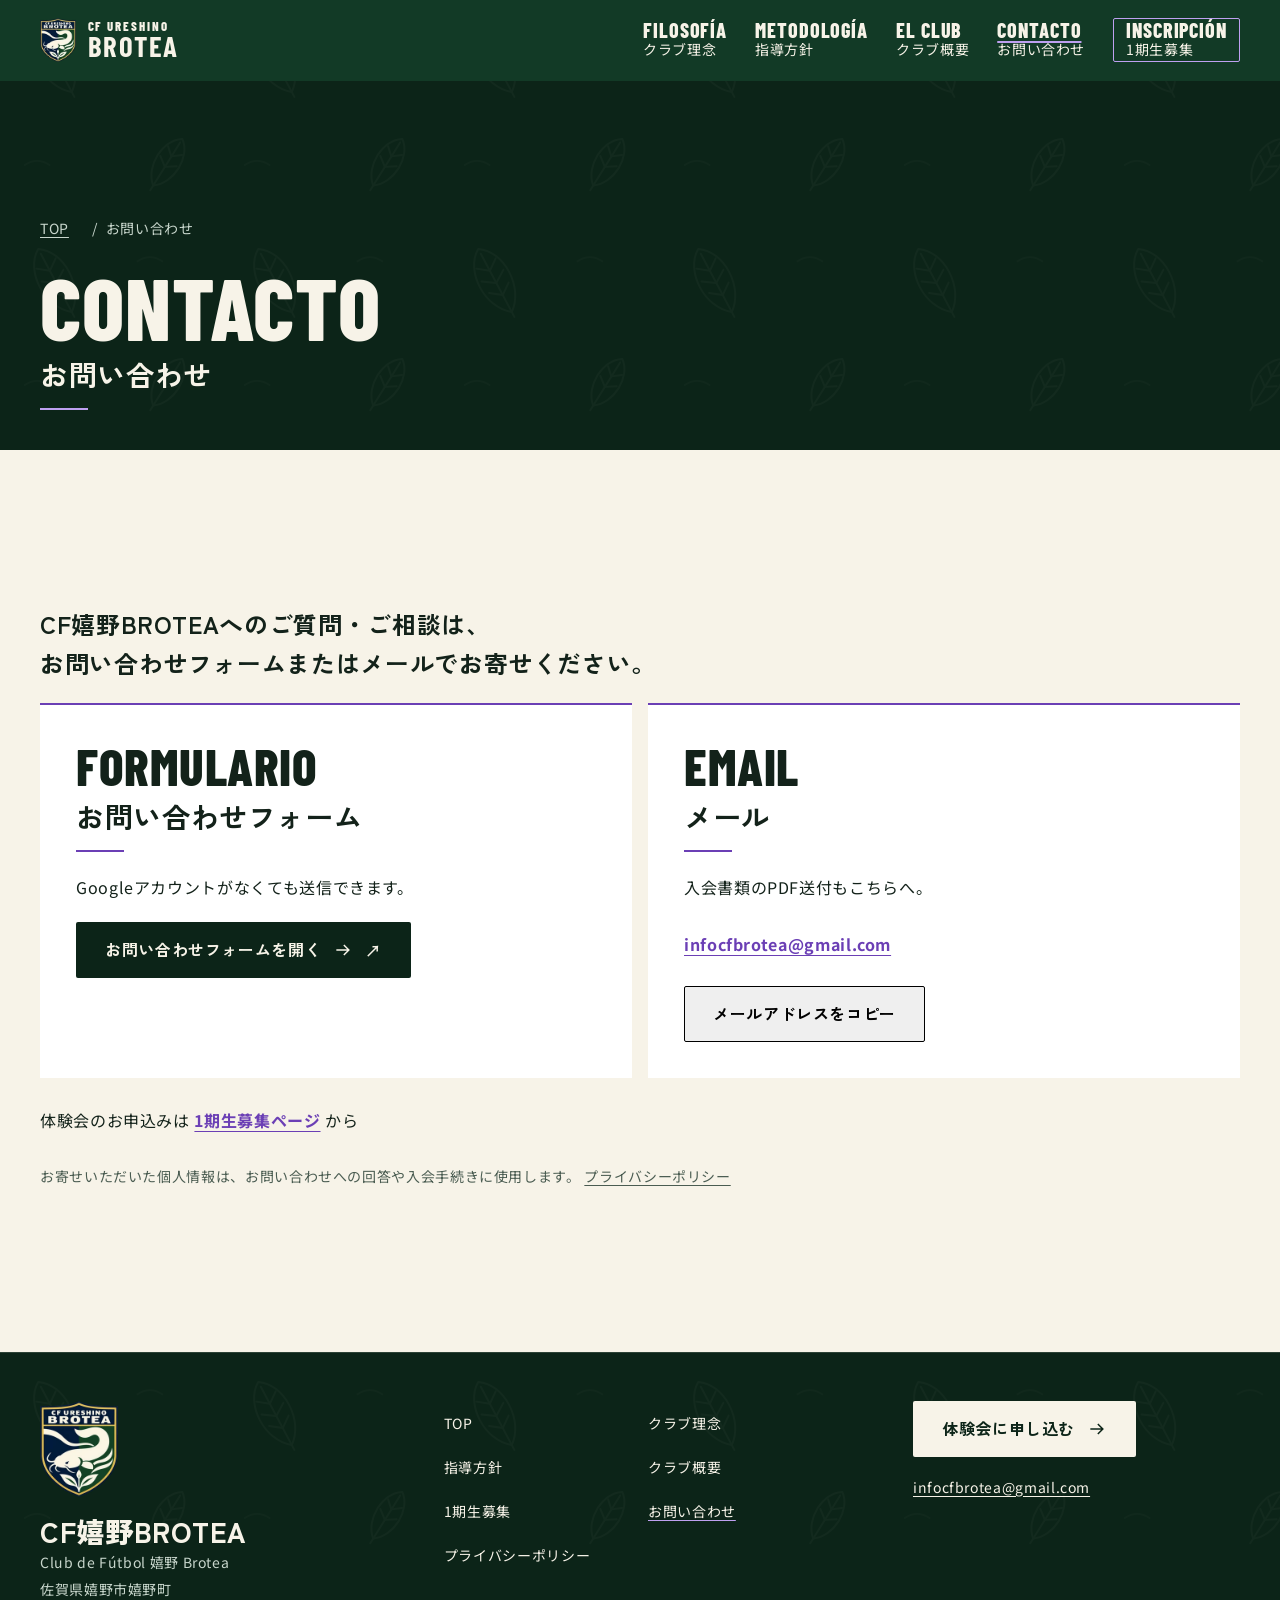
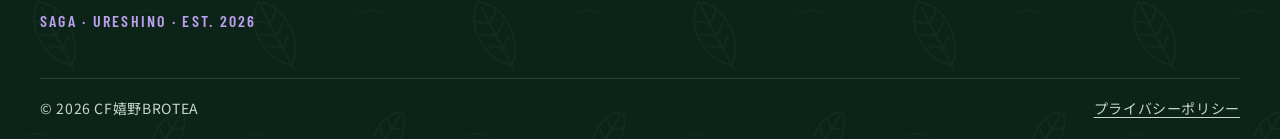
<file: contacto.html>
<!doctype html>
<html lang="ja" class="no-js">
<head>
  <meta charset="utf-8">
  <meta name="viewport" content="width=device-width, initial-scale=1, viewport-fit=cover">
  <title>お問い合わせ | CF嬉野BROTEA – 佐賀県嬉野市のサッカー・フットサル ジュニアユース</title>
  <meta name="description" content="CF嬉野BROTEAへのお問い合わせ。">
  <meta name="theme-color" content="#0C2418">
  <link rel="canonical" href="https://brotea.jp/contacto.html">
  <meta property="og:type" content="website">
  <meta property="og:site_name" content="CF嬉野BROTEA">
  <meta property="og:title" content="お問い合わせ | CF嬉野BROTEA – 佐賀県嬉野市のサッカー・フットサル ジュニアユース">
  <meta property="og:description" content="CF嬉野BROTEAへのお問い合わせ。">
  <meta property="og:url" content="https://brotea.jp/contacto.html">
  <meta property="og:image" content="https://brotea.jp/assets/img/ogp.png">
  <meta name="twitter:card" content="summary_large_image">
  <link rel="icon" href="favicon.ico" sizes="any">
  <link rel="icon" href="assets/img/favicon-32.png" type="image/png" sizes="32x32">
  <link rel="apple-touch-icon" href="assets/img/apple-touch-icon.png">
  <link rel="manifest" href="site.webmanifest">
  <link rel="preconnect" href="https://fonts.googleapis.com">
  <link rel="preconnect" href="https://fonts.gstatic.com" crossorigin>
  <link href="https://fonts.googleapis.com/css2?family=Barlow+Condensed:wght@600;800&amp;family=Noto+Sans+JP:wght@400;500;700&amp;family=Zen+Kaku+Gothic+New:wght@700;900&amp;display=swap" rel="stylesheet" media="print" data-web-fonts>
  <noscript>
    <link href="https://fonts.googleapis.com/css2?family=Barlow+Condensed:wght@600;800&amp;family=Noto+Sans+JP:wght@400;500;700&amp;family=Zen+Kaku+Gothic+New:wght@700;900&amp;display=swap" rel="stylesheet">
    <style>
      @media not all and (min-width: 960px) {
        .no-js {
          --fallback-nav: block;
          --fallback-header: relative;
          --fallback-hero-inset: var(--space-6);
        }
      }
    </style>
  </noscript>
  <link rel="stylesheet" href="assets/css/tokens.css">
  <link rel="stylesheet" href="assets/css/base.css">
  <link rel="stylesheet" href="assets/css/layout.css">
  <link rel="stylesheet" href="assets/css/components.css">
  <script src="assets/js/site-data.js" defer></script>
  <script src="assets/js/main.js" defer></script>
</head>
<body>
  <a class="skip-link" href="#main">本文へスキップ</a>
  <!-- SHARED:HEADER START -->
  <header class="site-header">
    <div class="site-header__bar container">
      <a class="site-header__brand" href="index.html" aria-label="CF嬉野BROTEA TOP">
        <img src="assets/img/emblem-mark-120.webp" width="97" height="120" alt="CF嬉野BROTEA エンブレム">
        <span class="site-header__wordmark" aria-hidden="true"><span>CF URESHINO</span><strong>BROTEA</strong></span>
      </a>
      <button class="menu-toggle" type="button" aria-expanded="false" aria-controls="site-nav" aria-label="メニューを開く" hidden>
        <span></span><span></span>
      </button>
      <nav id="site-nav" class="site-nav" aria-label="メインナビゲーション">
        <ul class="site-nav__list">
          <li><a href="filosofia.html"><span lang="es">FILOSOFÍA</span><span>クラブ理念</span></a></li>
          <li><a href="metodologia.html"><span lang="es">METODOLOGÍA</span><span>指導方針</span></a></li>
          <li><a href="club.html"><span lang="es">EL CLUB</span><span>クラブ概要</span></a></li>
          <li><a href="contacto.html" aria-current="page"><span lang="es">CONTACTO</span><span>お問い合わせ</span></a></li>
          <li><a class="site-nav__entry" href="inscripcion.html"><span lang="es">INSCRIPCIÓN</span><span>1期生募集</span></a></li>
        </ul>
      </nav>
    </div>
  </header>
  <!-- SHARED:HEADER END -->
  <main id="main" tabindex="-1">
    <section class="page-hero surface--dark tea-pattern" aria-labelledby="page-title">
      <div class="container">
        <nav class="page-hero__trail" aria-label="パンくずリスト">
          <a href="index.html">TOP</a><span aria-hidden="true">/</span><span aria-current="page">お問い合わせ</span>
        </nav>
        <h1 class="sec-head__title" id="page-title"><span class="sec-head__es" lang="es">CONTACTO</span><span class="sec-head__ja"><span class="nowrap">お問い合わせ</span></span></h1>
      </div>
    </section>
    <div class="section surface--light">
      <div class="container prose">
        <p class="measure lead"><span class="nowrap">CF嬉野BROTEAへの</span><span class="nowrap">ご質問・ご相談は、</span><span class="nowrap">お問い合わせフォーム</span><span class="nowrap">またはメールで</span><span class="nowrap">お寄せください。</span></p>
        <div class="contact-grid">
          <section class="contact-card prose">
            <h2 class="sec-head__title"><span class="sec-head__es" lang="es">FORMULARIO</span><span class="sec-head__ja"><span class="nowrap">お問い合わせ</span><span class="nowrap">フォーム</span></span></h2>
            <p>Googleアカウントがなくても送信できます。</p>
            <a class="button button--primary" data-form="contact" aria-disabled="true" role="link">お問い合わせフォームは準備中</a>
          </section>
          <section class="contact-card prose">
            <h2 class="sec-head__title"><span class="sec-head__es" lang="es">EMAIL</span><span class="sec-head__ja">メール</span></h2>
            <p>入会書類のPDF送付もこちらへ。</p>
            <p><a class="text-link" data-email>メールアドレスはJavaScriptを有効にすると表示されます</a></p>
            <button class="button button--secondary" type="button" data-copy-email aria-controls="copy-status" hidden>メールアドレスをコピー</button>
            <p id="copy-status" role="status"></p>
          </section>
          <section class="contact-card prose" data-if-instagram hidden>
            <h2 class="sec-head__title"><span class="sec-head__es">INSTAGRAM</span><span class="sec-head__ja"><span class="nowrap">クラブの最新情報</span></span></h2>
            <a class="button button--secondary" data-instagram><svg class="instagram-icon" aria-hidden="true" viewBox="0 0 24 24" width="20" height="20" fill="none" stroke="currentColor" stroke-width="1.8"><rect x="3" y="3" width="18" height="18" rx="5"/><circle cx="12" cy="12" r="4"/><path d="M17 6h1"/></svg> <span data-instagram-handle>Instagram</span></a>
          </section>
        </div>
        <div class="measure prose">
          <p><span class="nowrap">体験会のお申込みは</span> <a class="text-link nowrap" href="inscripcion.html">1期生募集ページ</a> から</p>
          <p class="recruitment__privacy">お寄せいただいた個人情報は、お問い合わせへの回答や入会手続きに使用します。 <a href="privacy.html">プライバシーポリシー</a></p>
        </div>
      </div>
    </div>
  </main>
  <!-- SHARED:FOOTER START -->
  <footer class="site-footer surface--dark tea-pattern">
    <div class="site-footer__grid container">
      <div class="site-footer__identity">
        <img src="assets/img/emblem-mark-240.webp" width="194" height="240" loading="lazy" decoding="async" alt="CF嬉野BROTEA エンブレム">
        <p class="site-footer__name">CF嬉野BROTEA</p>
        <p lang="es">Club de Fútbol 嬉野 Brotea</p>
        <p>佐賀県嬉野市嬉野町</p>
        <p class="site-footer__stamp">SAGA · URESHINO · EST. 2026</p>
      </div>
      <nav aria-label="フッターナビゲーション">
        <ul class="site-footer__links">
          <li><a href="index.html">TOP</a></li>
          <li><a href="filosofia.html">クラブ理念</a></li>
          <li><a href="metodologia.html">指導方針</a></li>
          <li><a href="club.html">クラブ概要</a></li>
          <li><a href="inscripcion.html">1期生募集</a></li>
          <li><a href="contacto.html" aria-current="page">お問い合わせ</a></li>
          <li><a href="privacy.html">プライバシーポリシー</a></li>
        </ul>
      </nav>
      <div class="site-footer__actions">
        <a class="button button--primary" data-trial-cta href="inscripcion.html#entry">体験会に申し込む <svg class="button__arrow" aria-hidden="true" viewBox="0 0 24 24" width="20" height="20"><path d="M4 12h15m-6-6 6 6-6 6" fill="none" stroke="currentColor" stroke-width="1.8"/></svg></a>
        <a class="site-footer__contact" data-instagram data-if-instagram hidden><svg class="instagram-icon" aria-hidden="true" viewBox="0 0 24 24" width="20" height="20" fill="none" stroke="currentColor" stroke-width="1.8"><rect x="3" y="3" width="18" height="18" rx="5"/><circle cx="12" cy="12" r="4"/><path d="M17 6h1"/></svg> <span data-instagram-handle>Instagram</span></a>
        <a class="site-footer__contact" data-email>メールアドレスはJavaScriptを有効にすると表示されます</a>
      </div>
    </div>
    <div class="site-footer__legal container">
      <small>© 2026 CF嬉野BROTEA</small>
      <a href="privacy.html">プライバシーポリシー</a>
    </div>
  </footer>
  <!-- SHARED:FOOTER END -->
</body>
</html>
</file>
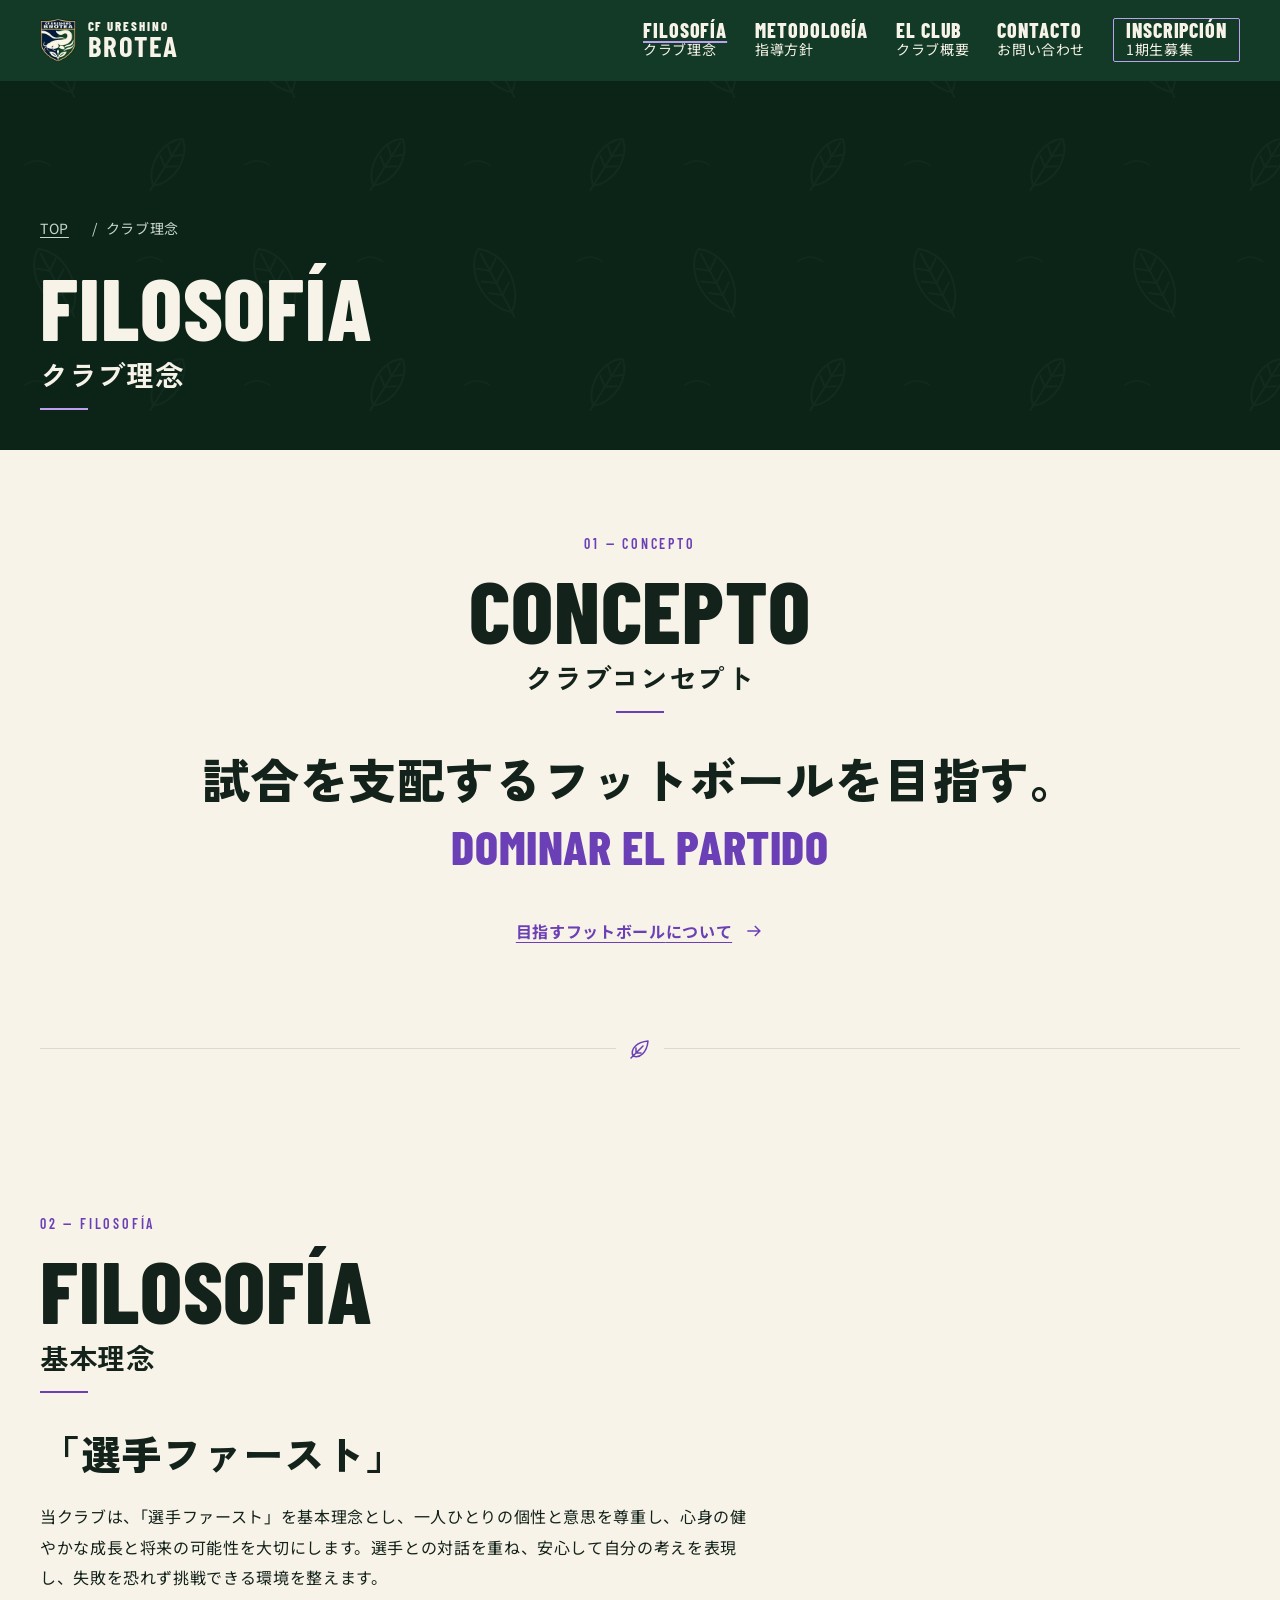
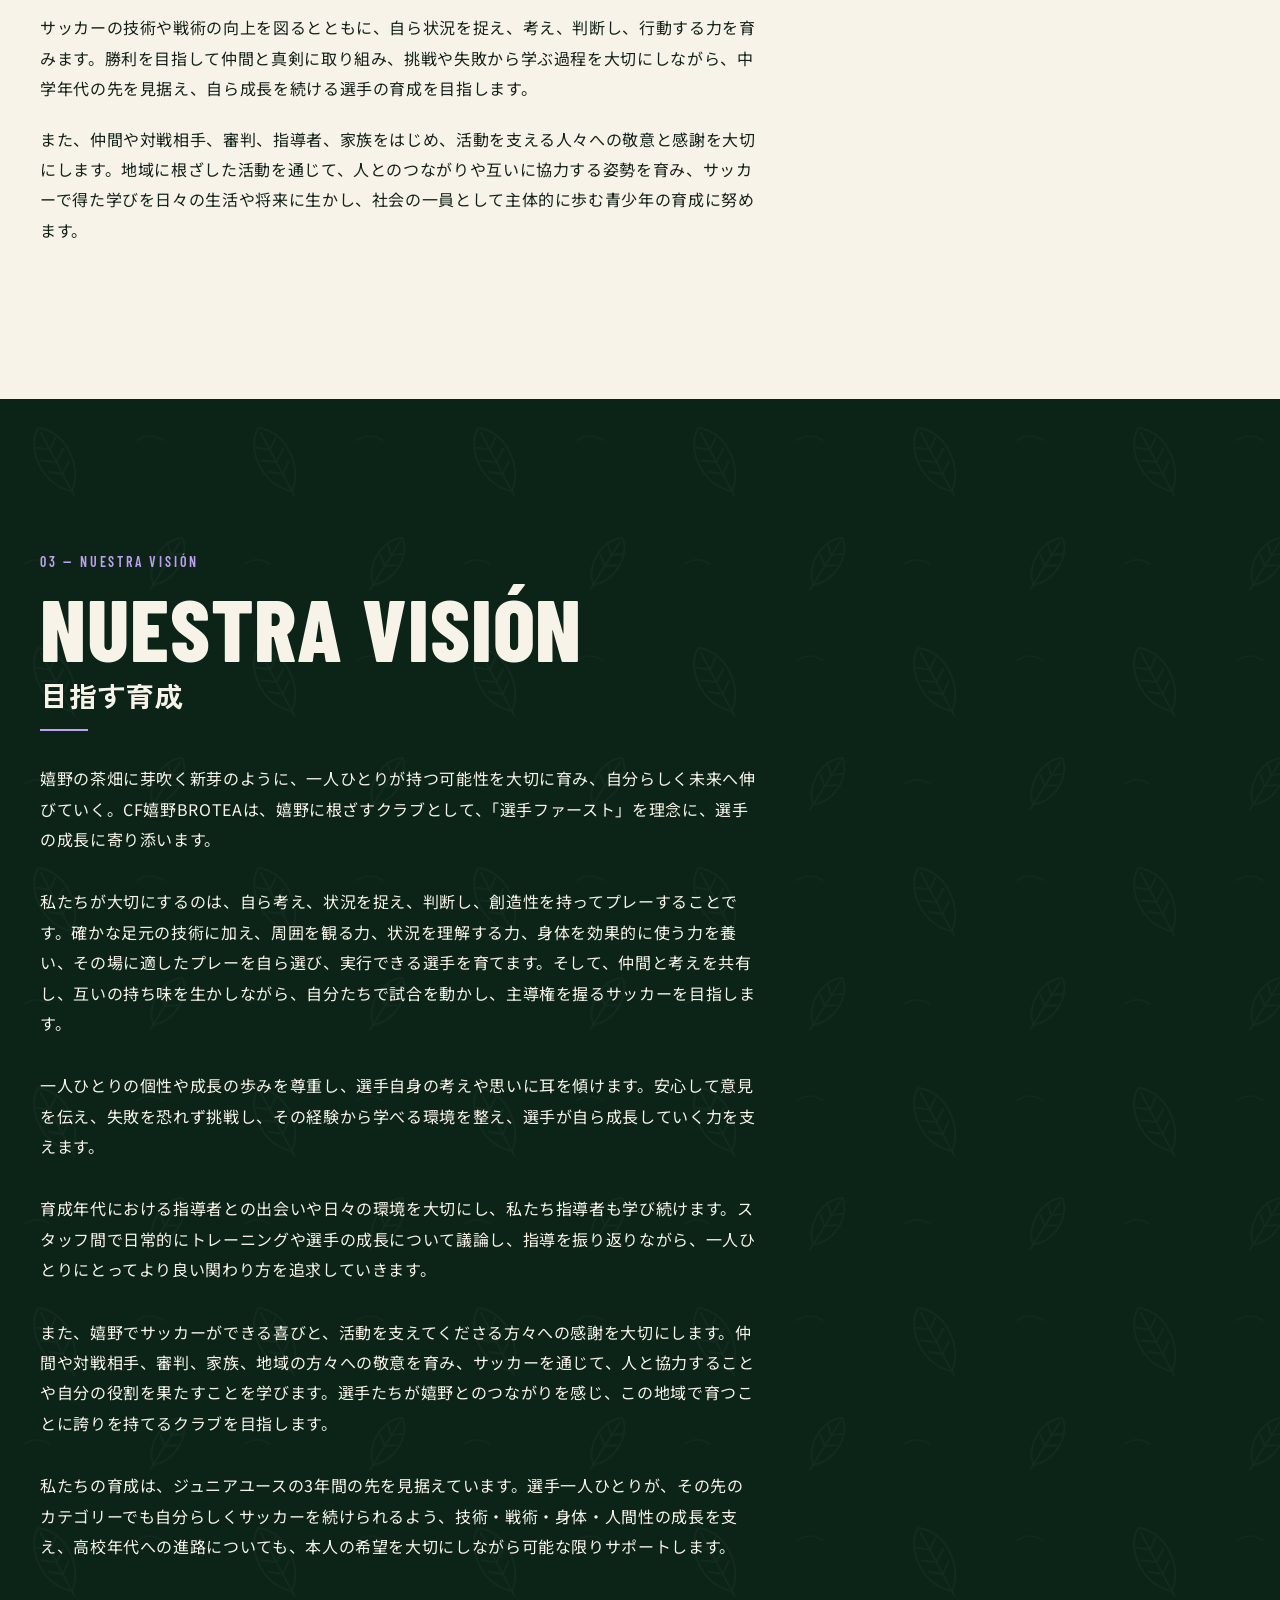
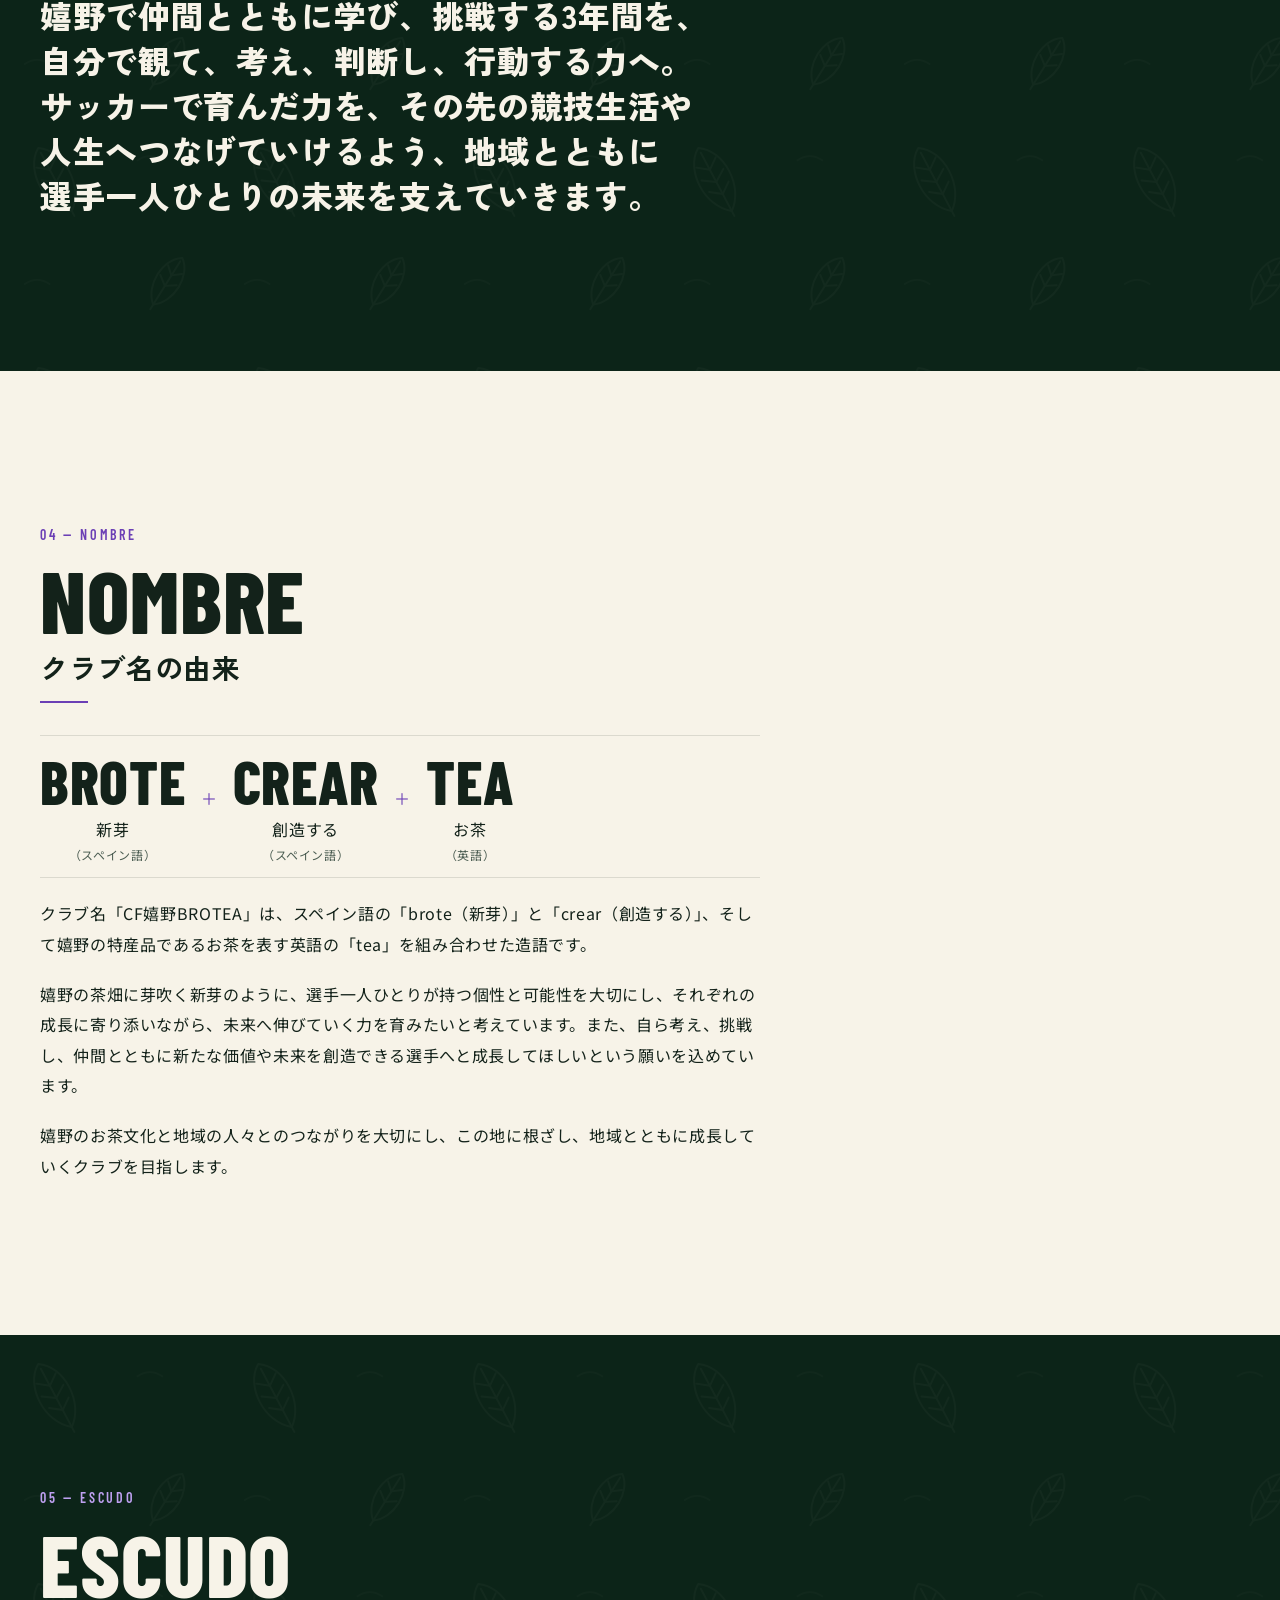
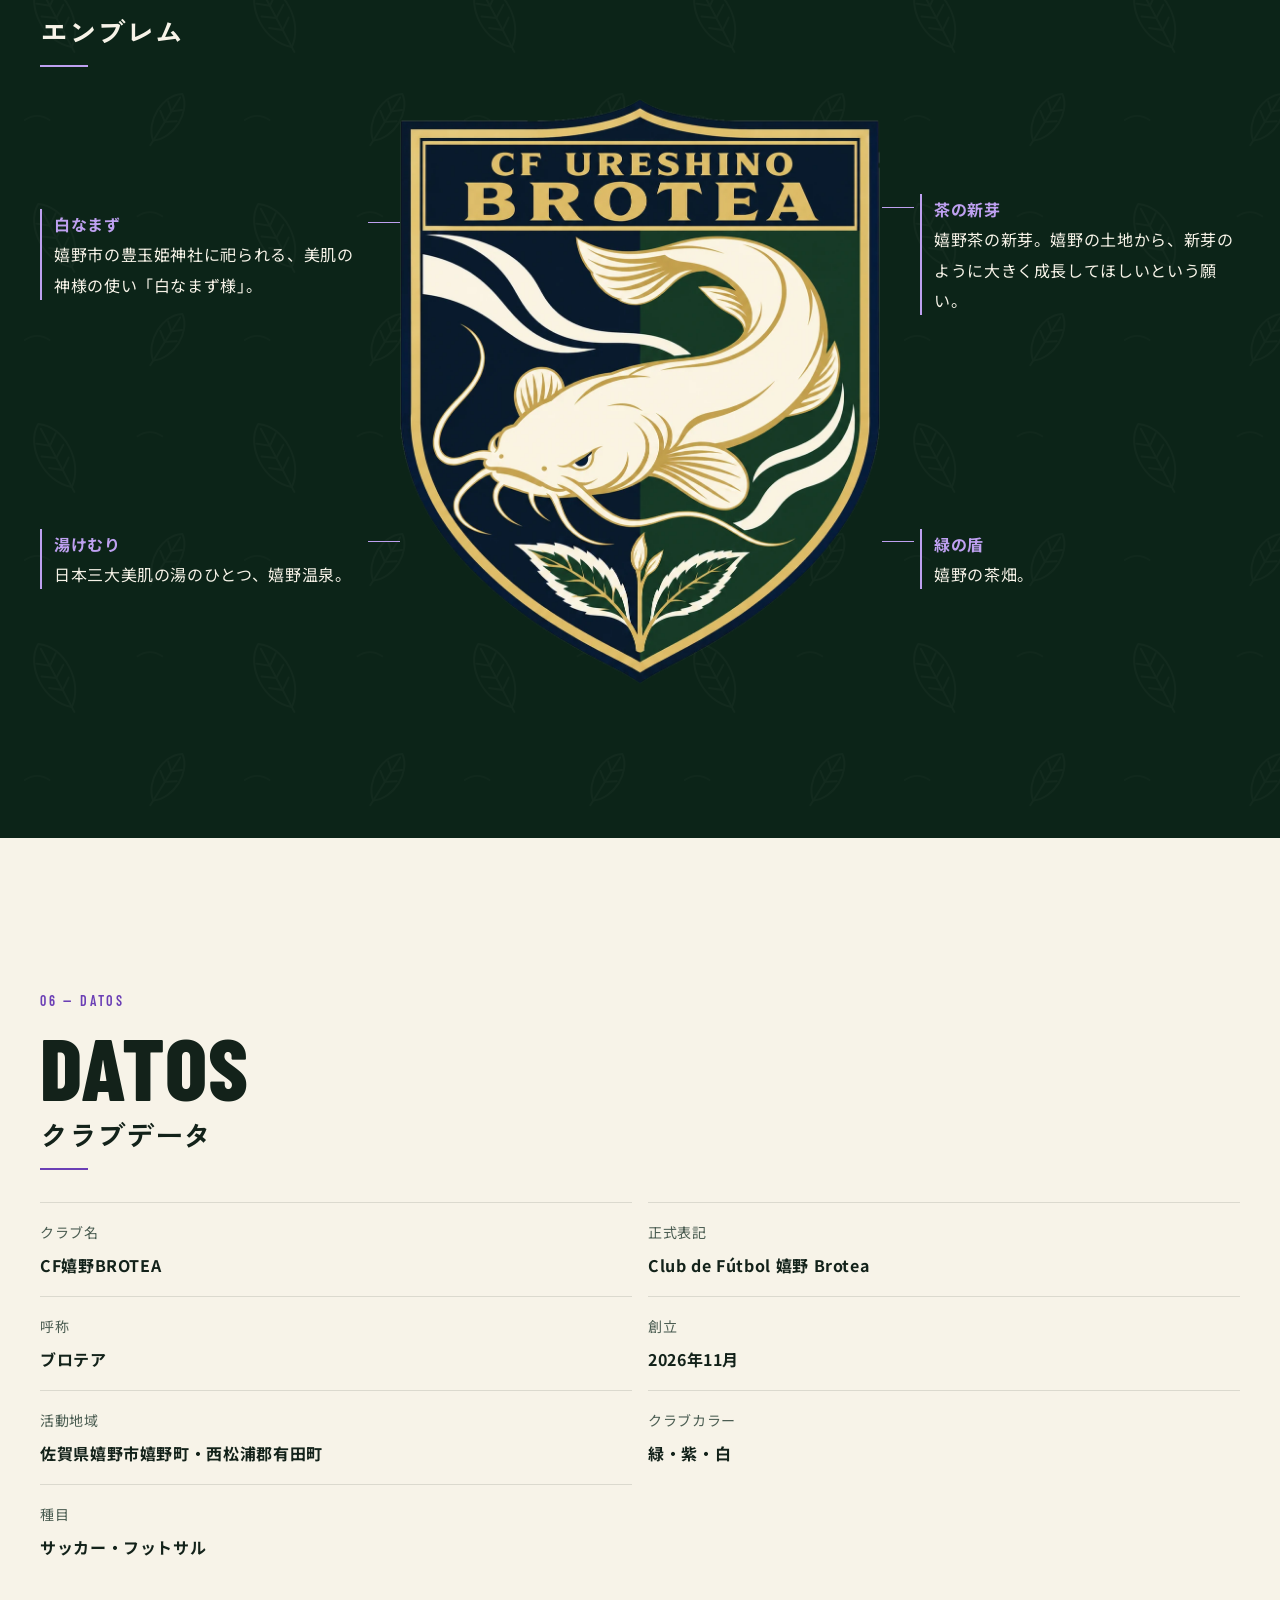
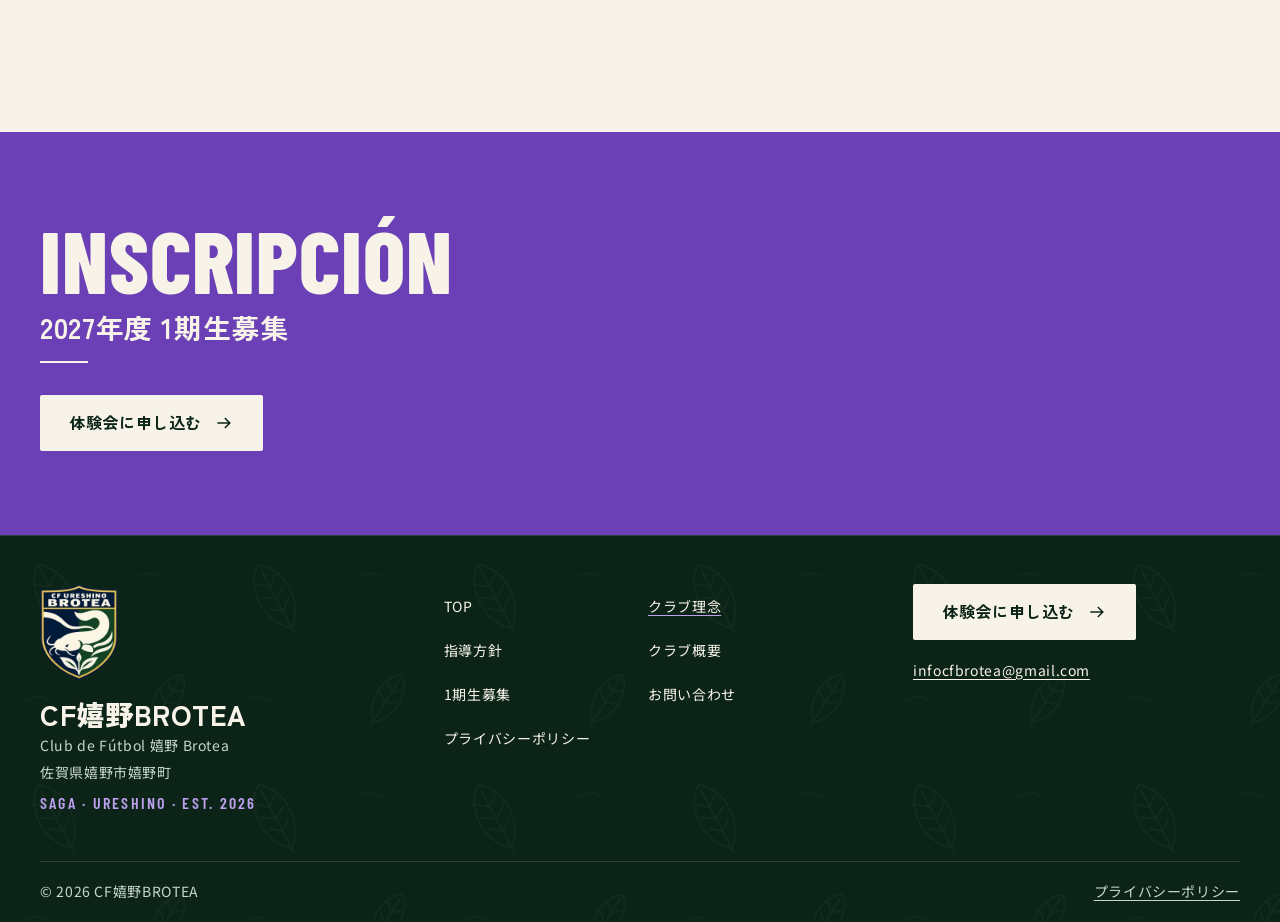
<file: filosofia.html>
<!doctype html>
<html lang="ja" class="no-js">
<head>
  <meta charset="utf-8">
  <meta name="viewport" content="width=device-width, initial-scale=1, viewport-fit=cover">
  <title>クラブ理念 | CF嬉野BROTEA – 佐賀県嬉野市のサッカー・フットサル ジュニアユース</title>
  <meta name="description" content="CF嬉野BROTEAの基本理念「選手ファースト」と、目指す育成、クラブ名・エンブレムに込めた想い。">
  <meta name="theme-color" content="#0C2418">
  <link rel="canonical" href="https://brotea.jp/filosofia.html">
  <meta property="og:type" content="website">
  <meta property="og:site_name" content="CF嬉野BROTEA">
  <meta property="og:title" content="クラブ理念 | CF嬉野BROTEA – 佐賀県嬉野市のサッカー・フットサル ジュニアユース">
  <meta property="og:description" content="CF嬉野BROTEAの基本理念「選手ファースト」と、目指す育成、クラブ名・エンブレムに込めた想い。">
  <meta property="og:url" content="https://brotea.jp/filosofia.html">
  <meta property="og:image" content="https://brotea.jp/assets/img/ogp.png">
  <meta name="twitter:card" content="summary_large_image">
  <link rel="icon" href="favicon.ico" sizes="any">
  <link rel="icon" href="assets/img/favicon-32.png" type="image/png" sizes="32x32">
  <link rel="apple-touch-icon" href="assets/img/apple-touch-icon.png">
  <link rel="manifest" href="site.webmanifest">
  <link rel="preconnect" href="https://fonts.googleapis.com">
  <link rel="preconnect" href="https://fonts.gstatic.com" crossorigin>
  <link href="https://fonts.googleapis.com/css2?family=Barlow+Condensed:wght@600;800&amp;family=Noto+Sans+JP:wght@400;500;700&amp;family=Zen+Kaku+Gothic+New:wght@700;900&amp;display=swap" rel="stylesheet" media="print" data-web-fonts>
  <noscript>
    <link href="https://fonts.googleapis.com/css2?family=Barlow+Condensed:wght@600;800&amp;family=Noto+Sans+JP:wght@400;500;700&amp;family=Zen+Kaku+Gothic+New:wght@700;900&amp;display=swap" rel="stylesheet">
    <style>
      @media not all and (min-width: 960px) {
        .no-js {
          --fallback-nav: block;
          --fallback-header: relative;
          --fallback-hero-inset: var(--space-6);
        }
      }
    </style>
  </noscript>
  <link rel="stylesheet" href="assets/css/tokens.css">
  <link rel="stylesheet" href="assets/css/base.css">
  <link rel="stylesheet" href="assets/css/layout.css">
  <link rel="stylesheet" href="assets/css/components.css">
  <script src="assets/js/site-data.js" defer></script>
  <script src="assets/js/main.js" defer></script>
</head>
<body>
  <a class="skip-link" href="#main">本文へスキップ</a>
  <!-- SHARED:HEADER START -->
  <header class="site-header">
    <div class="site-header__bar container">
      <a class="site-header__brand" href="index.html" aria-label="CF嬉野BROTEA TOP">
        <img src="assets/img/emblem-mark-120.webp" width="97" height="120" alt="CF嬉野BROTEA エンブレム">
        <span class="site-header__wordmark" aria-hidden="true"><span>CF URESHINO</span><strong>BROTEA</strong></span>
      </a>
      <button class="menu-toggle" type="button" aria-expanded="false" aria-controls="site-nav" aria-label="メニューを開く" hidden>
        <span></span><span></span>
      </button>
      <nav id="site-nav" class="site-nav" aria-label="メインナビゲーション">
        <ul class="site-nav__list">
          <li><a href="filosofia.html" aria-current="page"><span lang="es">FILOSOFÍA</span><span>クラブ理念</span></a></li>
          <li><a href="metodologia.html"><span lang="es">METODOLOGÍA</span><span>指導方針</span></a></li>
          <li><a href="club.html"><span lang="es">EL CLUB</span><span>クラブ概要</span></a></li>
          <li><a href="contacto.html"><span lang="es">CONTACTO</span><span>お問い合わせ</span></a></li>
          <li><a class="site-nav__entry" href="inscripcion.html"><span lang="es">INSCRIPCIÓN</span><span>1期生募集</span></a></li>
        </ul>
      </nav>
    </div>
  </header>
  <!-- SHARED:HEADER END -->
  <main id="main" tabindex="-1">
    <section class="page-hero surface--dark tea-pattern" aria-labelledby="page-title">
      <div class="container">
        <nav class="page-hero__trail" aria-label="パンくずリスト">
          <a href="index.html">TOP</a><span aria-hidden="true">/</span><span aria-current="page">クラブ理念</span>
        </nav>
        <h1 class="sec-head__title" id="page-title"><span class="sec-head__es" lang="es">FILOSOFÍA</span><span class="sec-head__ja"><span class="nowrap">クラブ理念</span></span></h1>
      </div>
    </section>
    <section class="section section--compact surface--light" id="concepto">
      <div class="container concept-panel reveal">
        <header class="sec-head">
          <p class="sec-head__eyebrow" aria-hidden="true"><span>01 —</span> <span lang="es">CONCEPTO</span></p>
          <h2 class="sec-head__title"><span class="sec-head__es" lang="es">CONCEPTO</span><span class="sec-head__ja">クラブコンセプト</span></h2>
        </header>
        <div class="prose">
          <p class="statement statement--large"><span class="nowrap">試合を支配する</span><wbr><span class="nowrap">フットボールを</span><wbr><span class="nowrap">目指す。</span></p>
          <p class="concept-panel__es" lang="es">DOMINAR EL PARTIDO</p>
          <a class="text-link" href="metodologia.html"><span><span class="nowrap">目指すフットボール</span><wbr><span class="nowrap">について</span></span> <svg class="button__arrow" aria-hidden="true" viewBox="0 0 24 24" width="20" height="20"><path d="M4 12h15m-6-6 6 6-6 6" fill="none" stroke="currentColor" stroke-width="1.8"/></svg></a>
        </div>
      </div>
    </section>

    <div class="tea-divider surface--light" aria-hidden="true">
      <svg viewBox="0 0 24 24" width="24" height="24" fill="none" stroke="currentColor" stroke-width="1.5" stroke-linecap="round" stroke-linejoin="round">
        <path d="M5 19c-3-7 4-14 15-15-1 11-8 18-15 15Zm-2 2L15 9m-7 7v-5m0 5h5"/>
      </svg>
    </div>

    <section class="section surface--light" id="filosofia">
      <div class="container">
        <header class="sec-head reveal">
          <p class="sec-head__eyebrow" aria-hidden="true"><span>02 —</span> <span lang="es">FILOSOFÍA</span></p>
          <h2 class="sec-head__title"><span class="sec-head__es" lang="es">FILOSOFÍA</span><span class="sec-head__ja">基本理念</span></h2>
        </header>
        <div class="measure prose reveal">
          <p class="philosophy-quote">「選手ファースト」</p>
          <p>当クラブは、「選手ファースト」を基本理念とし、一人ひとりの個性と意思を尊重し、心身の健やかな成長と将来の可能性を大切にします。選手との対話を重ね、安心して自分の考えを表現し、失敗を恐れず挑戦できる環境を整えます。</p>
          <p>サッカーの技術や戦術の向上を図るとともに、自ら状況を捉え、考え、判断し、行動する力を育みます。勝利を目指して仲間と真剣に取り組み、挑戦や失敗から学ぶ過程を大切にしながら、中学年代の先を見据え、自ら成長を続ける選手の育成を目指します。</p>
          <p>また、仲間や対戦相手、審判、指導者、家族をはじめ、活動を支える人々への敬意と感謝を大切にします。地域に根ざした活動を通じて、人とのつながりや互いに協力する姿勢を育み、サッカーで得た学びを日々の生活や将来に生かし、社会の一員として主体的に歩む青少年の育成に努めます。</p>
        </div>
      </div>
    </section>

    <section class="section surface--dark tea-pattern" id="vision">
      <div class="container">
        <header class="sec-head reveal">
          <p class="sec-head__eyebrow" aria-hidden="true"><span>03 —</span> <span lang="es">NUESTRA VISIÓN</span></p>
          <h2 class="sec-head__title"><span class="sec-head__es" lang="es">NUESTRA VISIÓN</span><span class="sec-head__ja">目指す育成</span></h2>
        </header>
        <div class="measure prose prose--airy">
          <p class="reveal">嬉野の茶畑に芽吹く新芽のように、一人ひとりが持つ可能性を大切に育み、自分らしく未来へ伸びていく。CF嬉野BROTEAは、嬉野に根ざすクラブとして、「選手ファースト」を理念に、選手の成長に寄り添います。</p>
          <p class="reveal">私たちが大切にするのは、自ら考え、状況を捉え、判断し、創造性を持ってプレーすることです。確かな足元の技術に加え、周囲を観る力、状況を理解する力、身体を効果的に使う力を養い、その場に適したプレーを自ら選び、実行できる選手を育てます。そして、仲間と考えを共有し、互いの持ち味を生かしながら、自分たちで試合を動かし、主導権を握るサッカーを目指します。</p>
          <p class="reveal">一人ひとりの個性や成長の歩みを尊重し、選手自身の考えや思いに耳を傾けます。安心して意見を伝え、失敗を恐れず挑戦し、その経験から学べる環境を整え、選手が自ら成長していく力を支えます。</p>
          <p class="reveal">育成年代における指導者との出会いや日々の環境を大切にし、私たち指導者も学び続けます。スタッフ間で日常的にトレーニングや選手の成長について議論し、指導を振り返りながら、一人ひとりにとってより良い関わり方を追求していきます。</p>
          <p class="reveal">また、嬉野でサッカーができる喜びと、活動を支えてくださる方々への感謝を大切にします。仲間や対戦相手、審判、家族、地域の方々への敬意を育み、サッカーを通じて、人と協力することや自分の役割を果たすことを学びます。選手たちが嬉野とのつながりを感じ、この地域で育つことに誇りを持てるクラブを目指します。</p>
          <p class="reveal">私たちの育成は、ジュニアユースの3年間の先を見据えています。選手一人ひとりが、その先のカテゴリーでも自分らしくサッカーを続けられるよう、技術・戦術・身体・人間性の成長を支え、高校年代への進路についても、本人の希望を大切にしながら可能な限りサポートします。</p>
          <p class="statement reveal">嬉野で仲間とともに学び、挑戦する3年間を、自分で観て、考え、判断し、行動する力へ。サッカーで育んだ力を、その先の競技生活や人生へつなげていけるよう、地域とともに選手一人ひとりの未来を支えていきます。</p>
        </div>
      </div>
    </section>

    <section class="section surface--light" id="nombre">
      <div class="container">
        <header class="sec-head reveal">
          <p class="sec-head__eyebrow" aria-hidden="true"><span>04 —</span> <span lang="es">NOMBRE</span></p>
          <h2 class="sec-head__title"><span class="sec-head__es" lang="es">NOMBRE</span><span class="sec-head__ja">クラブ名の由来</span></h2>
        </header>
        <div class="measure prose">
          <ul class="word-parts reveal" aria-label="クラブ名を構成する3つの言葉">
            <li><strong lang="es">BROTE</strong><span>新芽</span><small>（スペイン語）</small></li>
            <li class="word-parts__plus" aria-hidden="true">＋</li>
            <li><strong lang="es">CREAR</strong><span>創造する</span><small>（スペイン語）</small></li>
            <li class="word-parts__plus" aria-hidden="true">＋</li>
            <li><strong lang="en">TEA</strong><span>お茶</span><small>（英語）</small></li>
          </ul>
          <p class="reveal">クラブ名「CF嬉野BROTEA」は、スペイン語の「<span lang="es">brote</span>（新芽）」と「<span lang="es">crear</span>（創造する）」、そして嬉野の特産品であるお茶を表す英語の「<span lang="en">tea</span>」を組み合わせた造語です。</p>
          <p class="reveal">嬉野の茶畑に芽吹く新芽のように、選手一人ひとりが持つ個性と可能性を大切にし、それぞれの成長に寄り添いながら、未来へ伸びていく力を育みたいと考えています。また、自ら考え、挑戦し、仲間とともに新たな価値や未来を創造できる選手へと成長してほしいという願いを込めています。</p>
          <p class="reveal">嬉野のお茶文化と地域の人々とのつながりを大切にし、この地に根ざし、地域とともに成長していくクラブを目指します。</p>
        </div>
      </div>
    </section>

    <section class="section surface--dark tea-pattern" id="escudo">
      <div class="container">
        <header class="sec-head reveal">
          <p class="sec-head__eyebrow" aria-hidden="true"><span>05 —</span> <span lang="es">ESCUDO</span></p>
          <h2 class="sec-head__title"><span class="sec-head__es" lang="es">ESCUDO</span><span class="sec-head__ja">エンブレム</span></h2>
        </header>
        <figure class="crest-study reveal">
          <img class="crest-study__image" src="assets/img/emblem-club-1200.webp" width="985" height="1200" loading="lazy" decoding="async" alt="CF嬉野BROTEA エンブレム">
          <ul class="crest-study__notes" role="list">
            <li class="crest-study__note"><strong>白なまず</strong><p>嬉野市の豊玉姫神社に祀られる、美肌の神様の使い「白なまず様」。</p></li>
            <li class="crest-study__note"><strong>茶の新芽</strong><p>嬉野茶の新芽。嬉野の土地から、新芽のように大きく成長してほしいという願い。</p></li>
            <li class="crest-study__note"><strong>湯けむり</strong><p>日本三大美肌の湯のひとつ、嬉野温泉。</p></li>
            <li class="crest-study__note"><strong>緑の盾</strong><p>嬉野の茶畑。</p></li>
          </ul>
        </figure>
      </div>
    </section>

    <section class="section surface--light" id="datos">
      <div class="container">
        <header class="sec-head reveal">
          <p class="sec-head__eyebrow" aria-hidden="true"><span>06 —</span> <span lang="es">DATOS</span></p>
          <h2 class="sec-head__title"><span class="sec-head__es" lang="es">DATOS</span><span class="sec-head__ja">クラブデータ</span></h2>
        </header>
        <dl class="facts reveal">
          <div><dt>クラブ名</dt><dd>CF嬉野BROTEA</dd></div>
          <div><dt>正式表記</dt><dd lang="es"><span class="nowrap">Club de Fútbol</span> <span class="nowrap"><span lang="ja">嬉野</span> Brotea</span></dd></div>
          <div><dt>呼称</dt><dd>ブロテア</dd></div>
          <div><dt>創立</dt><dd>2026年11月</dd></div>
          <div><dt>活動地域</dt><dd><span class="nowrap">佐賀県嬉野市嬉野町・</span><wbr><span class="nowrap">西松浦郡有田町</span></dd></div>
          <div><dt>クラブカラー</dt><dd>緑・紫・白</dd></div>
          <div><dt>種目</dt><dd>サッカー・フットサル</dd></div>
        </dl>
      </div>
    </section>

    <section class="section section--compact surface--accent" data-recruitment-cta>
      <div class="container reveal">
        <header class="sec-head">
          <h2 class="sec-head__title"><span class="sec-head__es" lang="es">INSCRIPCIÓN</span><span class="sec-head__ja"><span class="nowrap"><span data-season>2027</span>年度</span> <span class="nowrap">1期生募集</span></span></h2>
        </header>
        <a class="button button--primary" data-trial-cta href="inscripcion.html#entry">体験会に申し込む <svg class="button__arrow" aria-hidden="true" viewBox="0 0 24 24" width="20" height="20"><path d="M4 12h15m-6-6 6 6-6 6" fill="none" stroke="currentColor" stroke-width="1.8"/></svg></a>
      </div>
    </section>
  </main>
  <!-- SHARED:FOOTER START -->
  <footer class="site-footer surface--dark tea-pattern">
    <div class="site-footer__grid container">
      <div class="site-footer__identity">
        <img src="assets/img/emblem-mark-240.webp" width="194" height="240" loading="lazy" decoding="async" alt="CF嬉野BROTEA エンブレム">
        <p class="site-footer__name">CF嬉野BROTEA</p>
        <p lang="es">Club de Fútbol 嬉野 Brotea</p>
        <p>佐賀県嬉野市嬉野町</p>
        <p class="site-footer__stamp">SAGA · URESHINO · EST. 2026</p>
      </div>
      <nav aria-label="フッターナビゲーション">
        <ul class="site-footer__links">
          <li><a href="index.html">TOP</a></li>
          <li><a href="filosofia.html" aria-current="page">クラブ理念</a></li>
          <li><a href="metodologia.html">指導方針</a></li>
          <li><a href="club.html">クラブ概要</a></li>
          <li><a href="inscripcion.html">1期生募集</a></li>
          <li><a href="contacto.html">お問い合わせ</a></li>
          <li><a href="privacy.html">プライバシーポリシー</a></li>
        </ul>
      </nav>
      <div class="site-footer__actions">
        <a class="button button--primary" data-trial-cta href="inscripcion.html#entry">体験会に申し込む <svg class="button__arrow" aria-hidden="true" viewBox="0 0 24 24" width="20" height="20"><path d="M4 12h15m-6-6 6 6-6 6" fill="none" stroke="currentColor" stroke-width="1.8"/></svg></a>
        <a class="site-footer__contact" data-instagram data-if-instagram hidden><svg class="instagram-icon" aria-hidden="true" viewBox="0 0 24 24" width="20" height="20" fill="none" stroke="currentColor" stroke-width="1.8"><rect x="3" y="3" width="18" height="18" rx="5"/><circle cx="12" cy="12" r="4"/><path d="M17 6h1"/></svg> <span data-instagram-handle>Instagram</span></a>
        <a class="site-footer__contact" data-email>メールアドレスはJavaScriptを有効にすると表示されます</a>
      </div>
    </div>
    <div class="site-footer__legal container">
      <small>© 2026 CF嬉野BROTEA</small>
      <a href="privacy.html">プライバシーポリシー</a>
    </div>
  </footer>
  <!-- SHARED:FOOTER END -->
  <a class="sticky-cta" data-sticky-cta data-trial-cta href="inscripcion.html#entry" hidden>体験会に申し込む <svg class="button__arrow" aria-hidden="true" viewBox="0 0 24 24" width="20" height="20"><path d="M4 12h15m-6-6 6 6-6 6" fill="none" stroke="currentColor" stroke-width="1.8"/></svg></a>
</body>
</html>
</file>
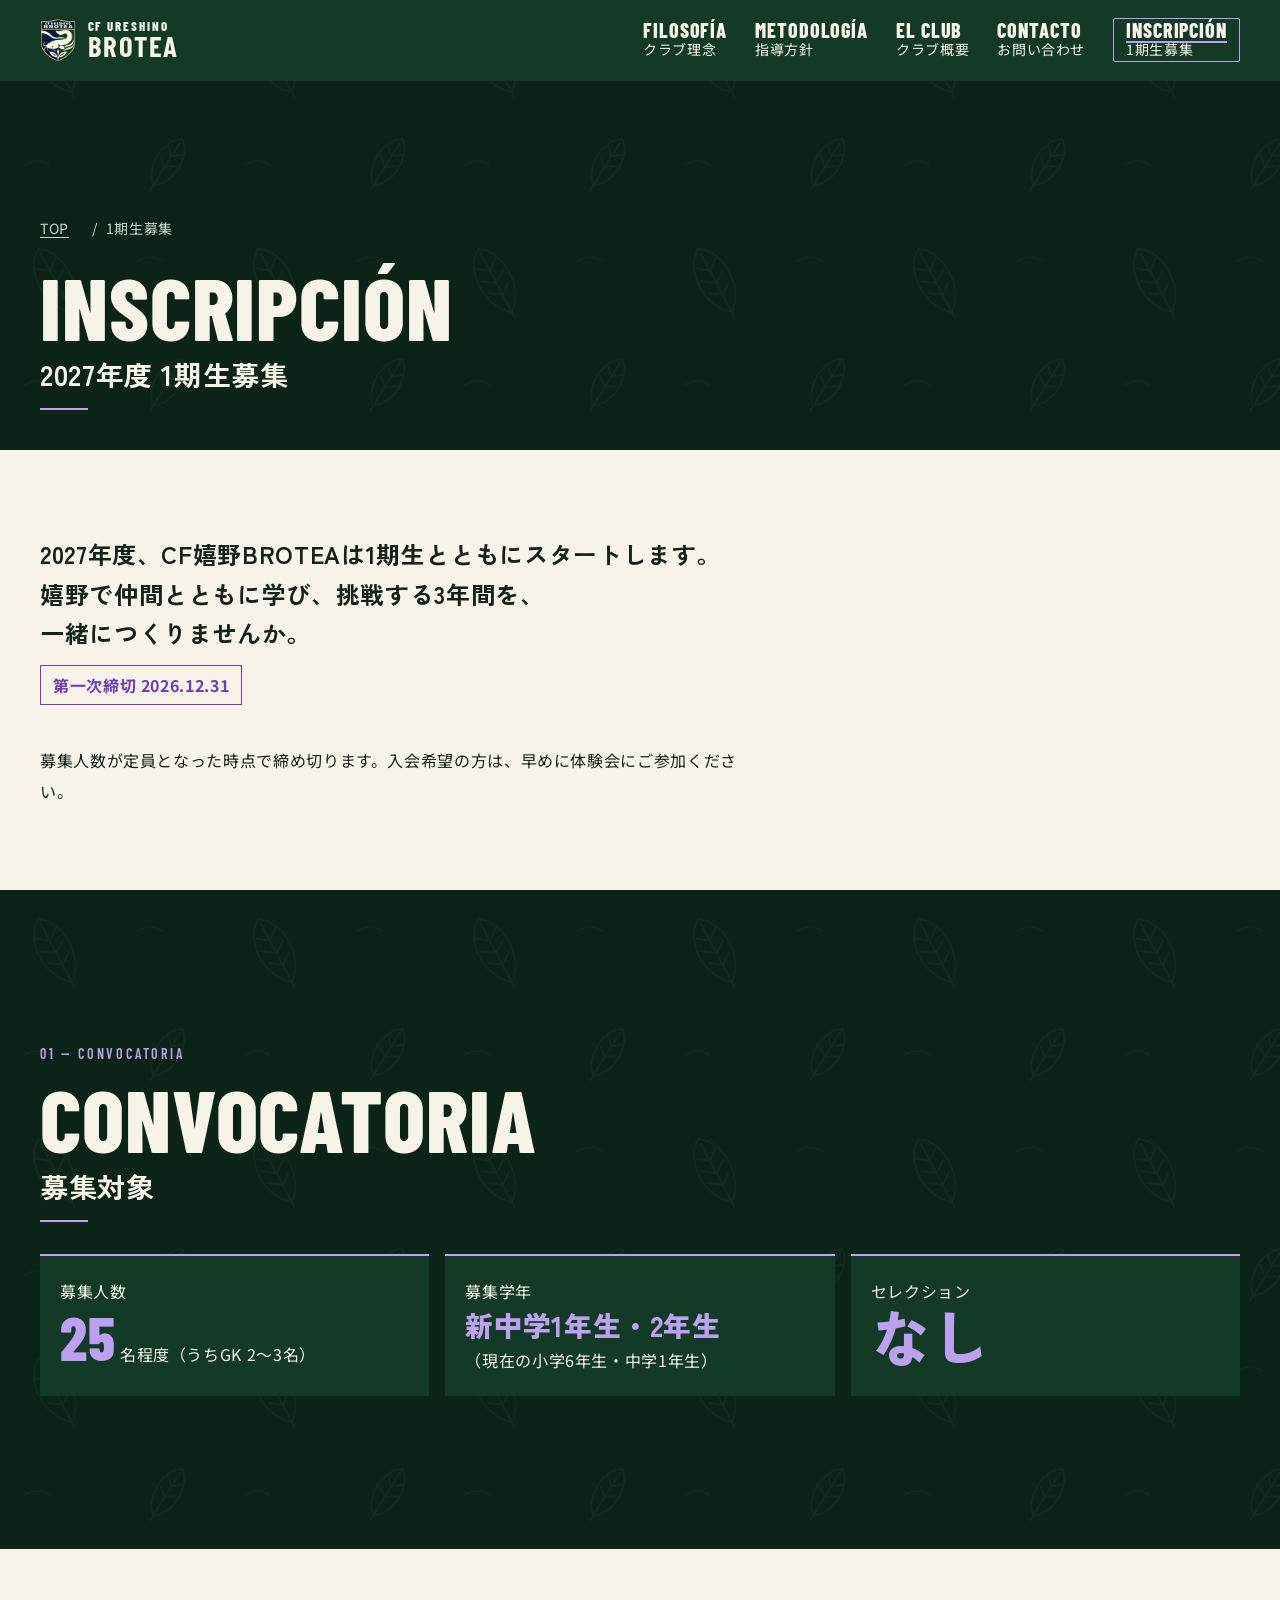
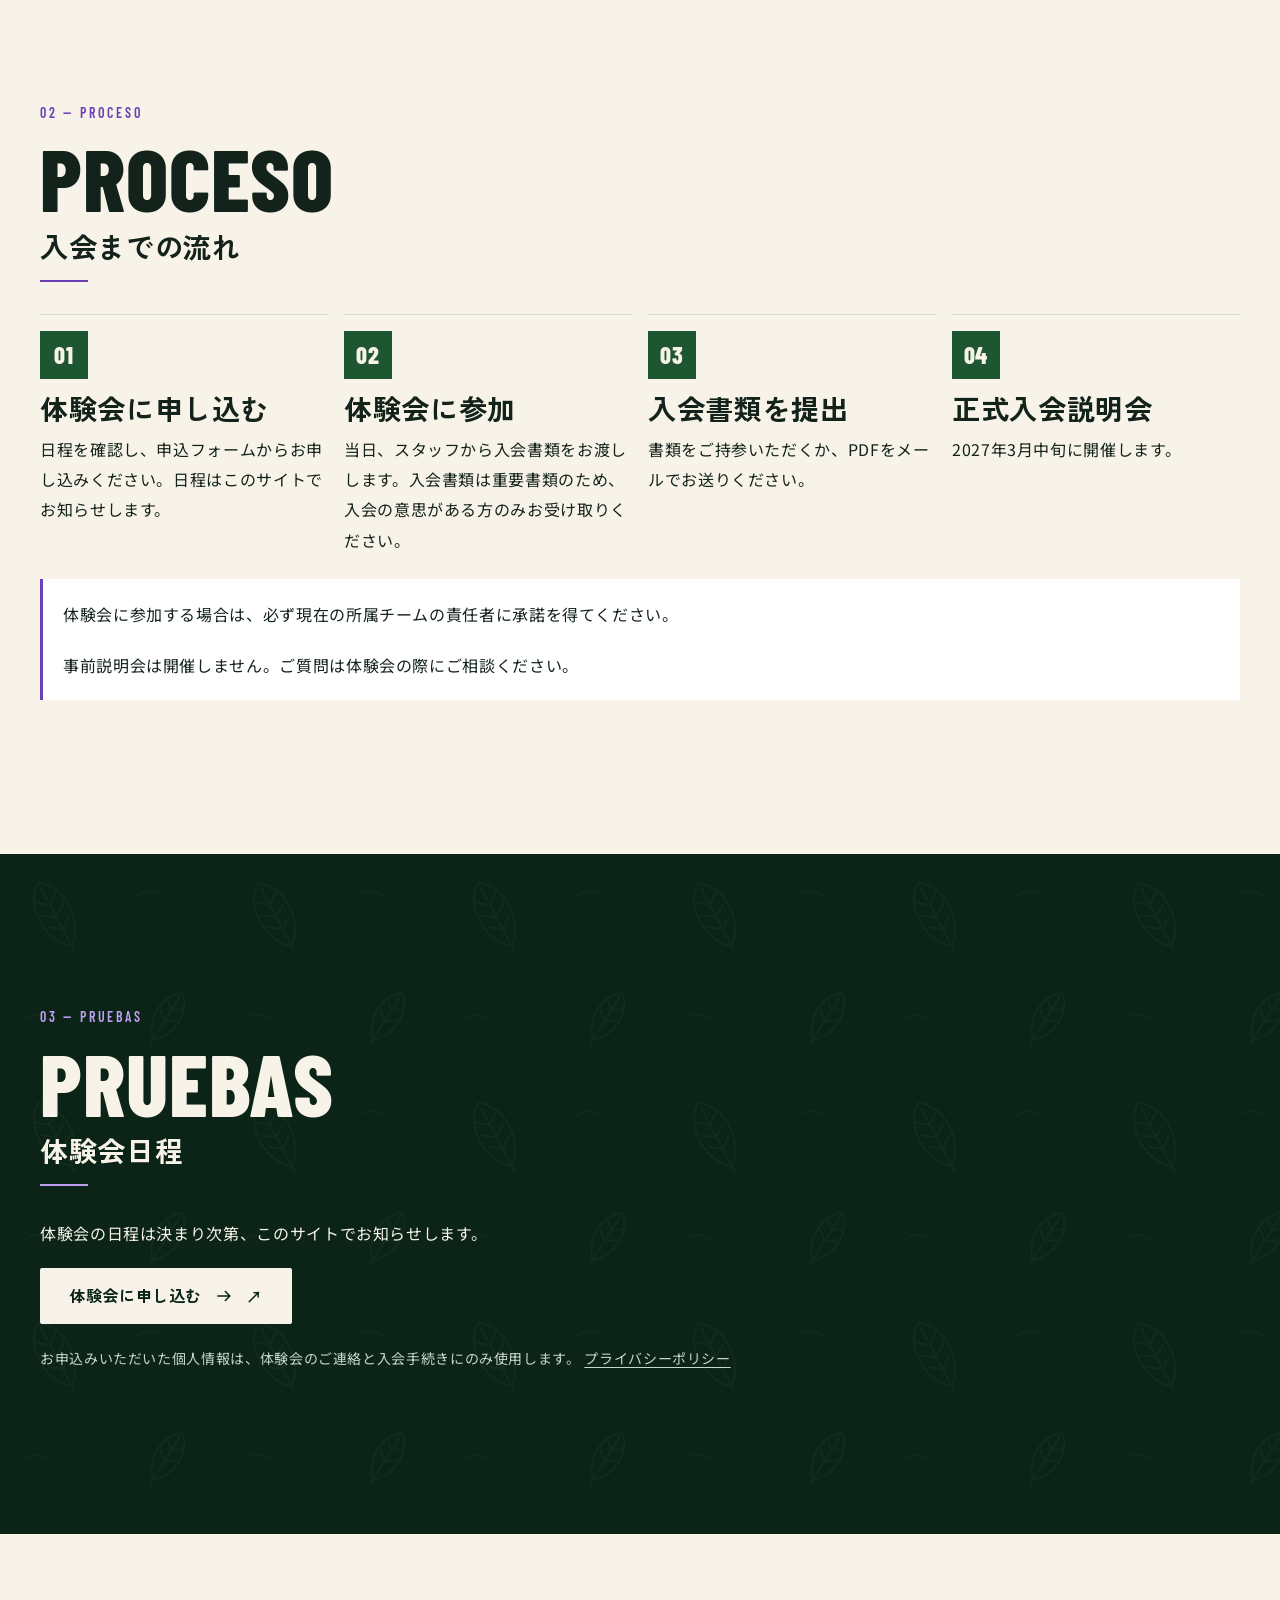
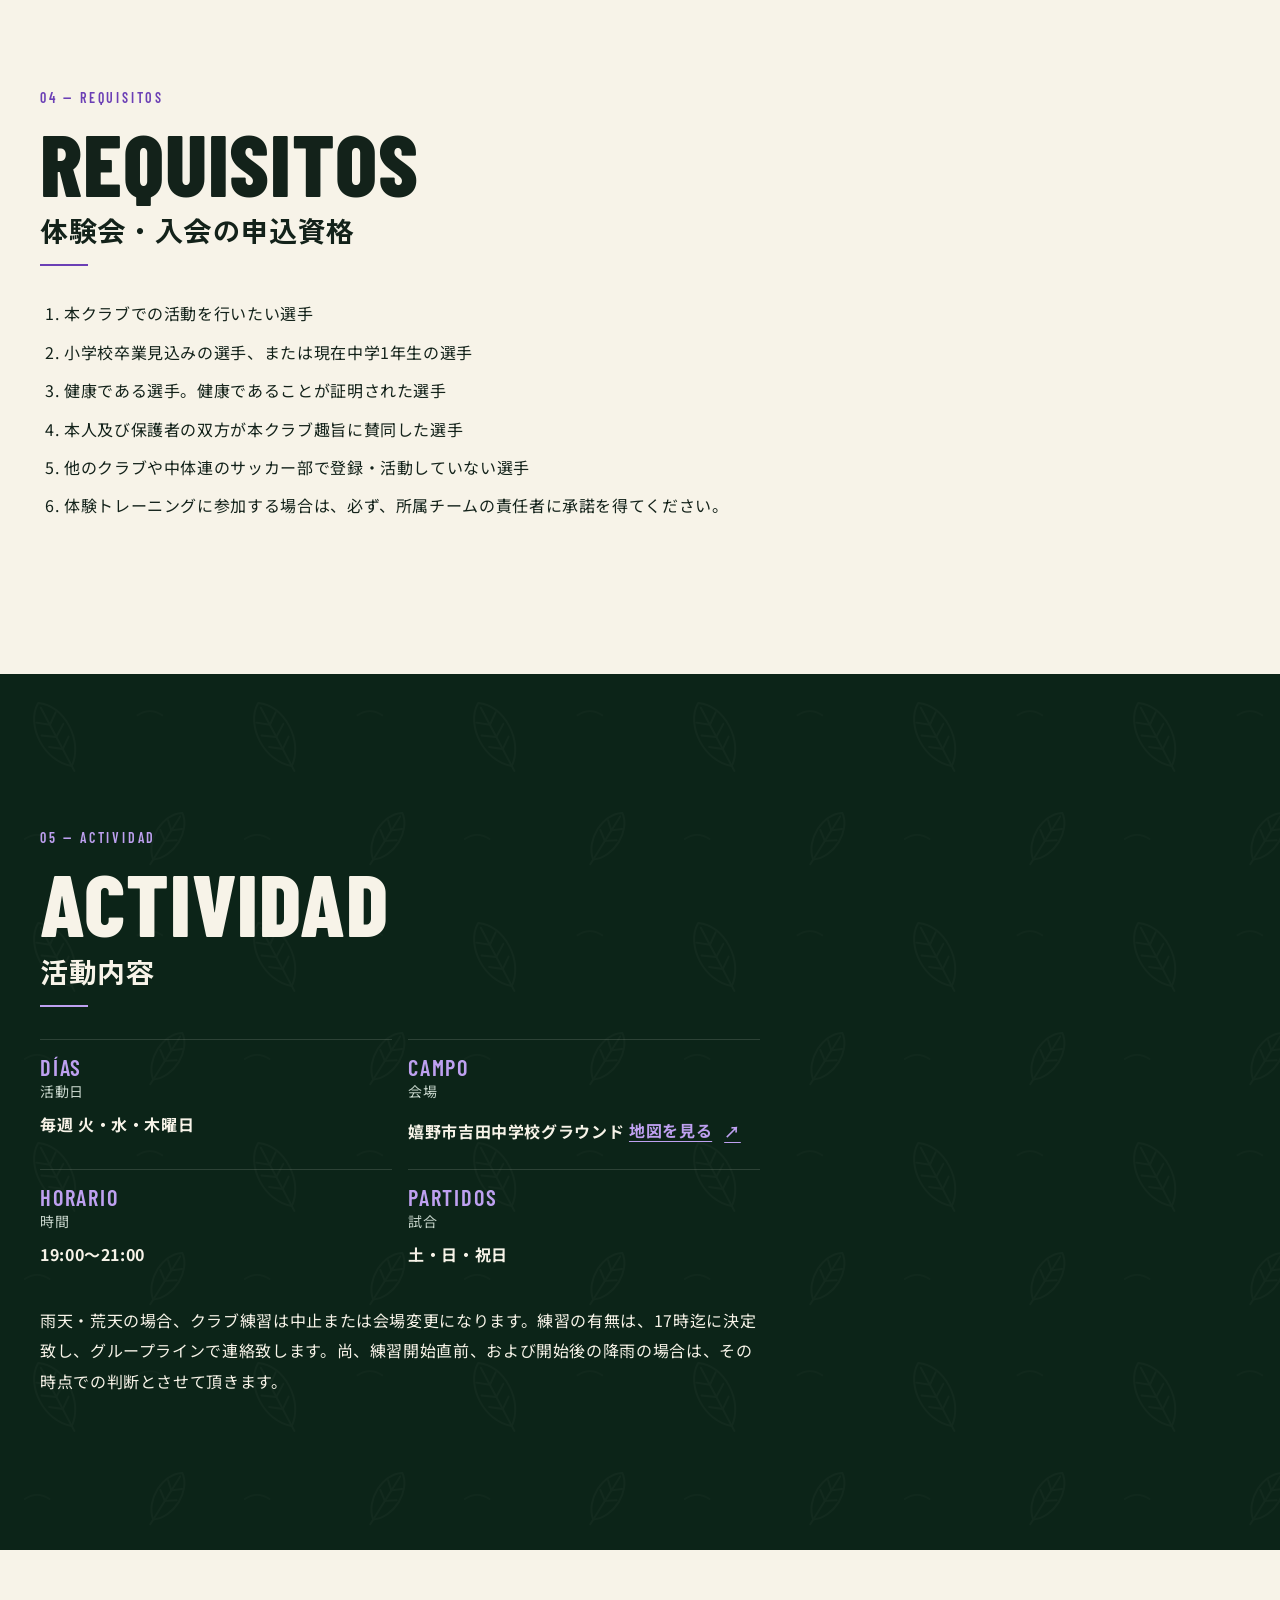
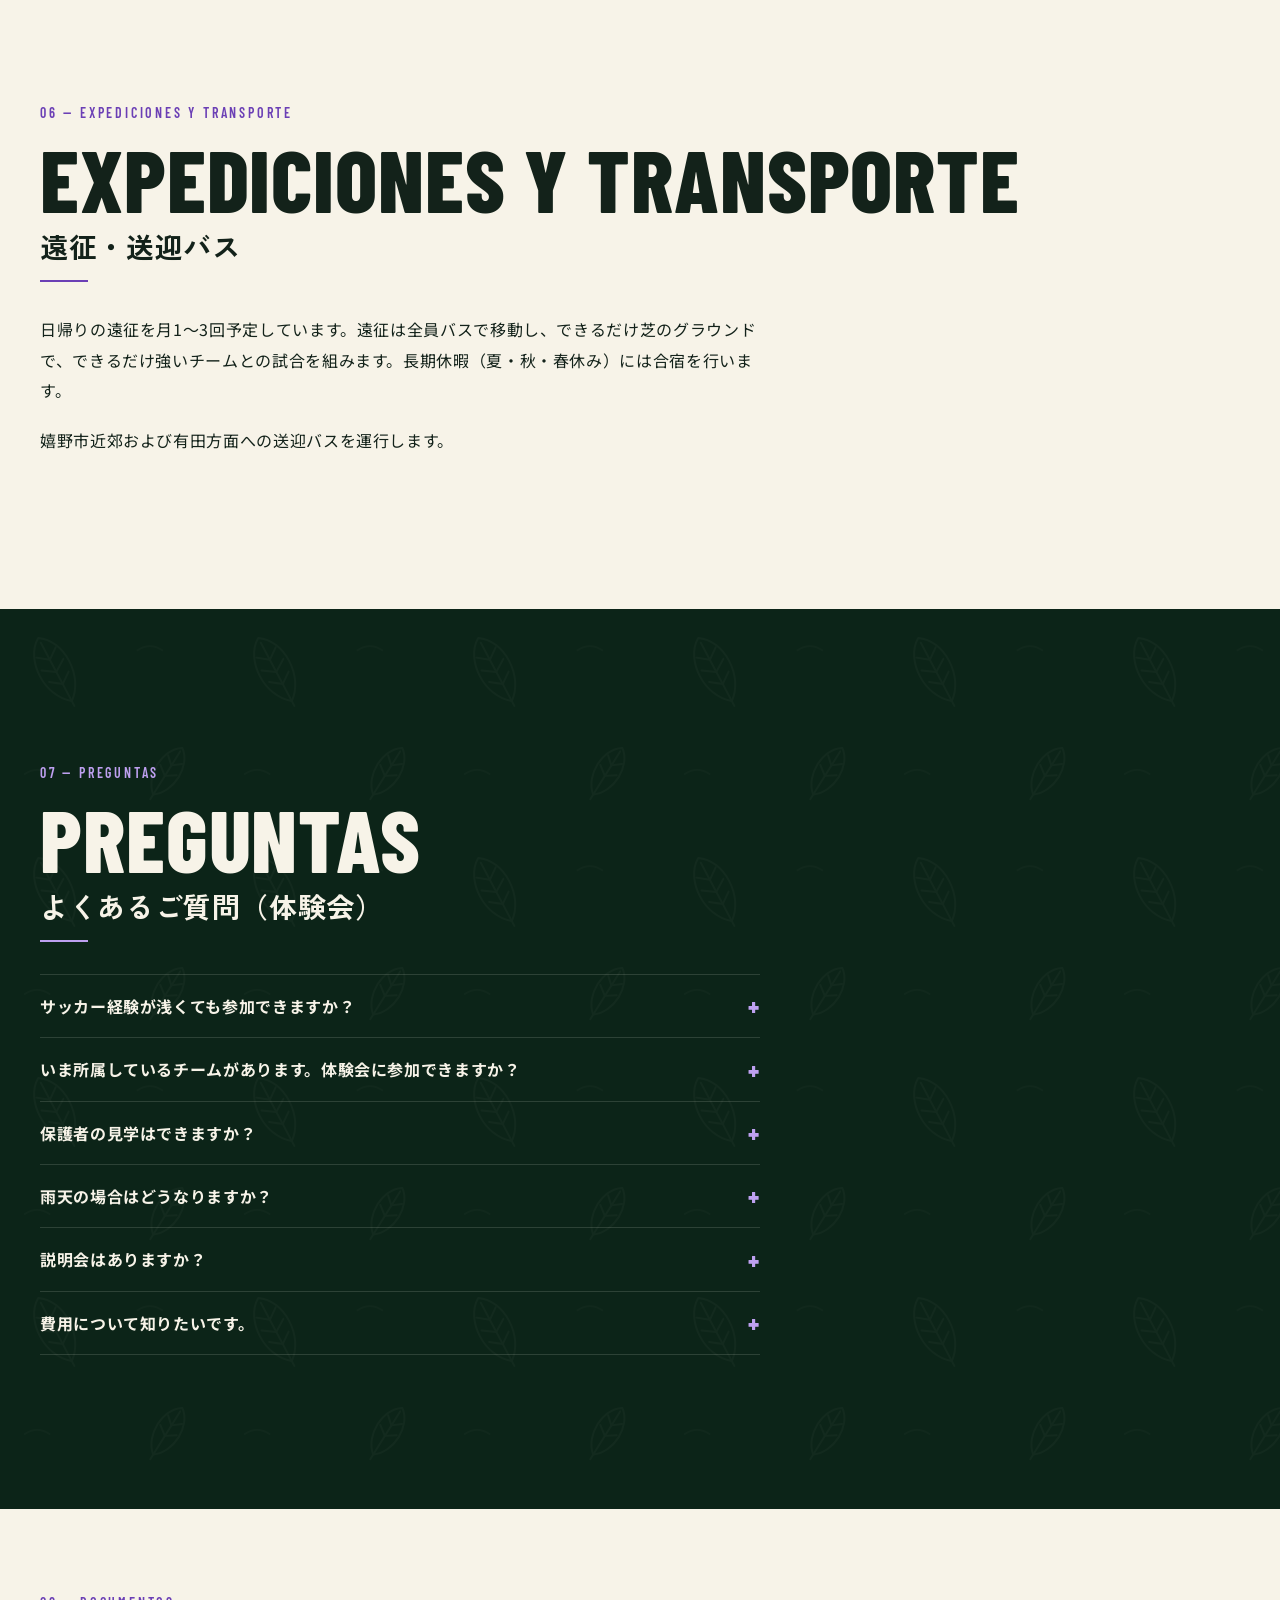
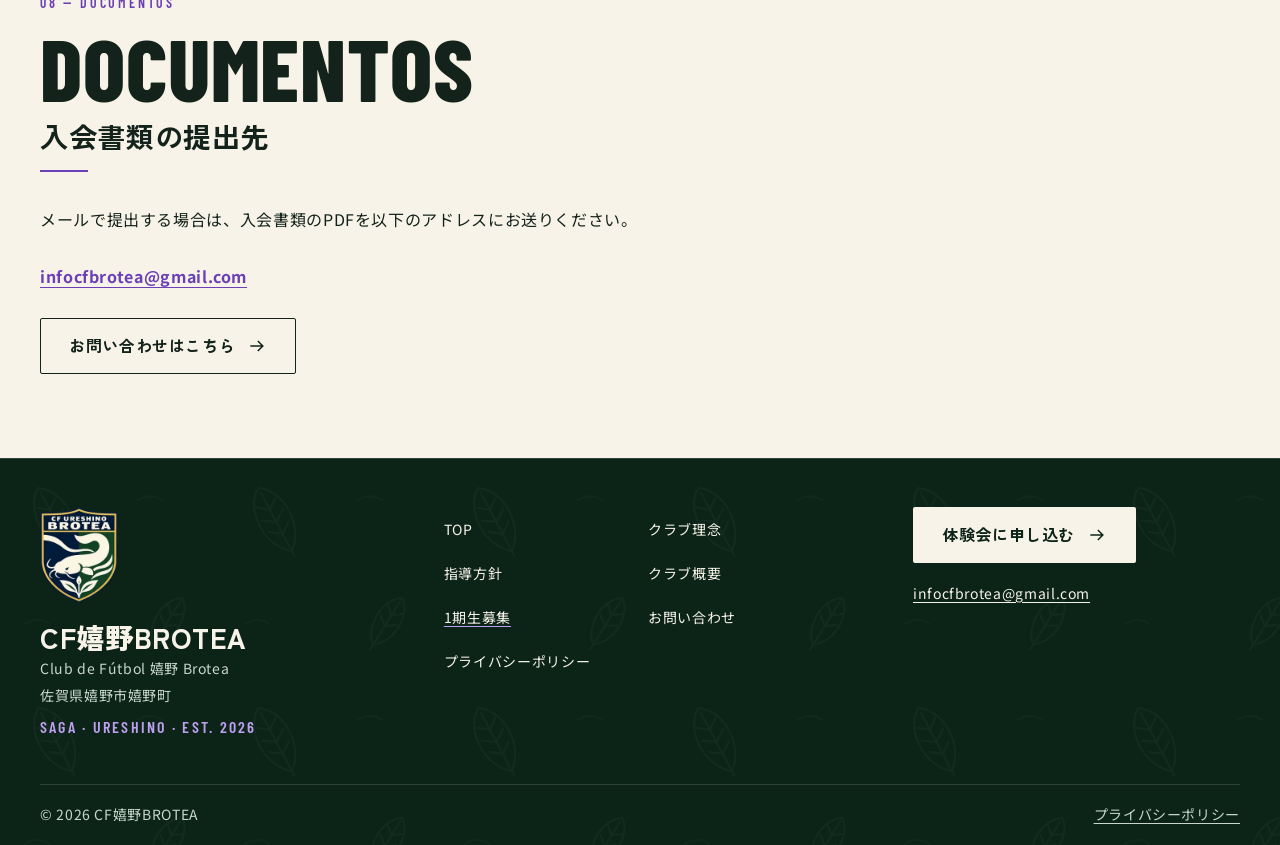
<file: inscripcion.html>
<!doctype html>
<html lang="ja" class="no-js">
<head>
  <meta charset="utf-8">
  <meta name="viewport" content="width=device-width, initial-scale=1, viewport-fit=cover">
  <title>2027年度 1期生募集 | CF嬉野BROTEA – 佐賀県嬉野市のサッカー・フットサル ジュニアユース</title>
  <meta name="description" content="新中学1年生・2年生（2027年度）の選手募集。セレクションなし。体験会の申込方法と入会までの流れ。">
  <meta name="theme-color" content="#0C2418">
  <link rel="canonical" href="https://brotea.jp/inscripcion.html">
  <meta property="og:type" content="website">
  <meta property="og:site_name" content="CF嬉野BROTEA">
  <meta property="og:title" content="2027年度 1期生募集 | CF嬉野BROTEA – 佐賀県嬉野市のサッカー・フットサル ジュニアユース">
  <meta property="og:description" content="新中学1年生・2年生（2027年度）の選手募集。セレクションなし。体験会の申込方法と入会までの流れ。">
  <meta property="og:url" content="https://brotea.jp/inscripcion.html">
  <meta property="og:image" content="https://brotea.jp/assets/img/ogp.png">
  <meta name="twitter:card" content="summary_large_image">
  <link rel="icon" href="favicon.ico" sizes="any">
  <link rel="icon" href="assets/img/favicon-32.png" type="image/png" sizes="32x32">
  <link rel="apple-touch-icon" href="assets/img/apple-touch-icon.png">
  <link rel="manifest" href="site.webmanifest">
  <link rel="preconnect" href="https://fonts.googleapis.com">
  <link rel="preconnect" href="https://fonts.gstatic.com" crossorigin>
  <link href="https://fonts.googleapis.com/css2?family=Barlow+Condensed:wght@600;800&amp;family=Noto+Sans+JP:wght@400;500;700&amp;family=Zen+Kaku+Gothic+New:wght@700;900&amp;display=swap" rel="stylesheet" media="print" data-web-fonts>
  <noscript>
    <link href="https://fonts.googleapis.com/css2?family=Barlow+Condensed:wght@600;800&amp;family=Noto+Sans+JP:wght@400;500;700&amp;family=Zen+Kaku+Gothic+New:wght@700;900&amp;display=swap" rel="stylesheet">
    <style>
      @media not all and (min-width: 960px) {
        .no-js {
          --fallback-nav: block;
          --fallback-header: relative;
          --fallback-hero-inset: var(--space-6);
        }
      }
    </style>
  </noscript>
  <link rel="stylesheet" href="assets/css/tokens.css">
  <link rel="stylesheet" href="assets/css/base.css">
  <link rel="stylesheet" href="assets/css/layout.css">
  <link rel="stylesheet" href="assets/css/components.css">
  <script src="assets/js/site-data.js" defer></script>
  <script src="assets/js/main.js" defer></script>
</head>
<body>
  <a class="skip-link" href="#main">本文へスキップ</a>
  <!-- SHARED:HEADER START -->
  <header class="site-header">
    <div class="site-header__bar container">
      <a class="site-header__brand" href="index.html" aria-label="CF嬉野BROTEA TOP">
        <img src="assets/img/emblem-mark-120.webp" width="97" height="120" alt="CF嬉野BROTEA エンブレム">
        <span class="site-header__wordmark" aria-hidden="true"><span>CF URESHINO</span><strong>BROTEA</strong></span>
      </a>
      <button class="menu-toggle" type="button" aria-expanded="false" aria-controls="site-nav" aria-label="メニューを開く" hidden>
        <span></span><span></span>
      </button>
      <nav id="site-nav" class="site-nav" aria-label="メインナビゲーション">
        <ul class="site-nav__list">
          <li><a href="filosofia.html"><span lang="es">FILOSOFÍA</span><span>クラブ理念</span></a></li>
          <li><a href="metodologia.html"><span lang="es">METODOLOGÍA</span><span>指導方針</span></a></li>
          <li><a href="club.html"><span lang="es">EL CLUB</span><span>クラブ概要</span></a></li>
          <li><a href="contacto.html"><span lang="es">CONTACTO</span><span>お問い合わせ</span></a></li>
          <li><a class="site-nav__entry" href="inscripcion.html" aria-current="page"><span lang="es">INSCRIPCIÓN</span><span>1期生募集</span></a></li>
        </ul>
      </nav>
    </div>
  </header>
  <!-- SHARED:HEADER END -->
  <main id="main" tabindex="-1">
    <section class="page-hero surface--dark tea-pattern" aria-labelledby="page-title">
      <div class="container">
        <nav class="page-hero__trail" aria-label="パンくずリスト">
          <a href="index.html">TOP</a><span aria-hidden="true">/</span><span aria-current="page">1期生募集</span>
        </nav>
        <h1 class="sec-head__title" id="page-title"><span class="sec-head__es" lang="es">INSCRIPCIÓN</span><span class="sec-head__ja"><span class="nowrap"><span data-season>2027</span>年度</span> <span class="nowrap">1期生募集</span></span></h1>
      </div>
    </section>
    <div class="section section--compact surface--light">
      <div class="container">
        <div class="measure prose">
          <p class="lead"><span class="nowrap"><span data-season>2027</span>年度、</span><span class="nowrap">CF嬉野BROTEAは</span><span class="nowrap">1期生とともに</span><span class="nowrap">スタートします。</span><span class="nowrap">嬉野で</span><span class="nowrap">仲間とともに学び、</span><span class="nowrap">挑戦する3年間を、</span><span class="nowrap">一緒につくりませんか。</span></p>
          <p class="deadline" data-slot="deadline" data-deadline-format="short">第一次締切 2026.12.31</p>
          <p data-recruitment-open>募集人数が定員となった時点で締め切ります。入会希望の方は、早めに体験会にご参加ください。</p>
        </div>
      </div>
    </div>

    <section class="section surface--dark tea-pattern">
      <div class="container">
        <header class="sec-head">
          <p class="sec-head__eyebrow" aria-hidden="true"><span>01 —</span> <span lang="es">CONVOCATORIA</span></p>
          <h2 class="sec-head__title"><span class="sec-head__es" lang="es">CONVOCATORIA</span><span class="sec-head__ja">募集対象</span></h2>
        </header>
        <dl class="recruitment-facts">
          <div>
            <dt>募集人数</dt>
            <dd><strong>25</strong> <span class="nowrap">名程度</span><span class="nowrap">（うちGK 2〜3名）</span></dd>
          </div>
          <div>
            <dt>募集学年</dt>
            <dd><strong class="nowrap">新中学1年生・2年生</strong><span class="nowrap">（現在の小学6年生・</span><span class="nowrap">中学1年生）</span></dd>
          </div>
          <div>
            <dt>セレクション</dt>
            <dd><strong>なし</strong></dd>
          </div>
        </dl>
      </div>
    </section>

    <section class="section surface--light" id="entry">
      <div class="container">
        <header class="sec-head">
          <p class="sec-head__eyebrow" aria-hidden="true"><span>02 —</span> <span lang="es">PROCESO</span></p>
          <h2 class="sec-head__title"><span class="sec-head__es" lang="es">PROCESO</span><span class="sec-head__ja">入会までの流れ</span></h2>
        </header>
        <ol class="steps" role="list">
          <li>
            <h3><span class="nowrap">体験会に</span><span class="nowrap">申し込む</span></h3>
            <p>日程を確認し、申込フォームからお申し込みください。日程はこのサイト<span data-if-instagram hidden>とInstagram</span>でお知らせします。</p>
          </li>
          <li>
            <h3>体験会に参加</h3>
            <p>当日、スタッフから入会書類をお渡しします。入会書類は重要書類のため、入会の意思がある方のみお受け取りください。</p>
          </li>
          <li>
            <h3><span class="nowrap">入会書類を</span><span class="nowrap">提出</span></h3>
            <p>書類をご持参いただくか、PDFをメールでお送りください。</p>
          </li>
          <li>
            <h3>正式入会説明会</h3>
            <p>2027年3月中旬に開催します。</p>
          </li>
        </ol>
        <div class="callout prose">
          <p>体験会に参加する場合は、必ず現在の所属チームの責任者に承諾を得てください。</p>
          <p>事前説明会は開催しません。ご質問は体験会の際にご相談ください。</p>
        </div>
      </div>
    </section>

    <section class="section surface--dark tea-pattern">
      <div class="container">
        <header class="sec-head">
          <p class="sec-head__eyebrow" aria-hidden="true"><span>03 —</span> <span lang="es">PRUEBAS</span></p>
          <h2 class="sec-head__title"><span class="sec-head__es" lang="es">PRUEBAS</span><span class="sec-head__ja">体験会日程</span></h2>
        </header>
        <div class="prose">
          <div data-slot="trials">
            <p>体験会の日程は決まり次第、このサイト<span data-if-instagram hidden>とInstagram</span>でお知らせします。</p>
          </div>
          <div class="button-row">
            <a class="button button--primary" data-form="trial" aria-disabled="true" role="link">体験会申込フォームは準備中</a>
          </div>
          <p class="measure recruitment__privacy">お申込みいただいた個人情報は、体験会のご連絡と入会手続きにのみ使用します。 <a href="privacy.html">プライバシーポリシー</a></p>
        </div>
      </div>
    </section>

    <section class="section surface--light">
      <div class="container">
        <header class="sec-head">
          <p class="sec-head__eyebrow" aria-hidden="true"><span>04 —</span> <span lang="es">REQUISITOS</span></p>
          <h2 class="sec-head__title"><span class="sec-head__es" lang="es">REQUISITOS</span><span class="sec-head__ja"><span class="nowrap">体験会・入会の</span><span class="nowrap">申込資格</span></span></h2>
        </header>
        <ol class="measure checklist">
          <li>本クラブでの活動を行いたい選手</li>
          <li>小学校卒業見込みの選手、または現在中学1年生の選手</li>
          <li>健康である選手。健康であることが証明された選手</li>
          <li>本人及び保護者の双方が本クラブ趣旨に賛同した選手</li>
          <li>他のクラブや中体連のサッカー部で登録・活動していない選手</li>
          <li>体験トレーニングに参加する場合は、必ず、所属チームの責任者に承諾を得てください。</li>
        </ol>
      </div>
    </section>

    <section class="section surface--dark tea-pattern">
      <div class="container">
        <header class="sec-head">
          <p class="sec-head__eyebrow" aria-hidden="true"><span>05 —</span> <span lang="es">ACTIVIDAD</span></p>
          <h2 class="sec-head__title"><span class="sec-head__es" lang="es">ACTIVIDAD</span><span class="sec-head__ja">活動内容</span></h2>
        </header>
        <div class="measure prose">
          <dl class="facts">
            <div><dt><span lang="es">DÍAS</span>活動日</dt><dd>毎週 <span class="nowrap">火・水・木曜日</span></dd></div>
            <div><dt><span lang="es">CAMPO</span>会場</dt><dd><span data-venue>嬉野市<wbr><span class="nowrap">吉田中学校グラウンド</span></span> <a class="text-link" data-map hidden>地図を見る</a></dd></div>
            <div><dt><span lang="es">HORARIO</span>時間</dt><dd class="nowrap">19:00〜21:00</dd></div>
            <div><dt><span lang="es">PARTIDOS</span>試合</dt><dd class="nowrap">土・日・祝日</dd></div>
          </dl>
          <p>雨天・荒天の場合、クラブ練習は中止または会場変更になります。練習の有無は、17時迄に決定致し、グループラインで連絡致します。尚、練習開始直前、および開始後の降雨の場合は、その時点での判断とさせて頂きます。</p>
        </div>
      </div>
    </section>

    <section class="section surface--light">
      <div class="container">
        <header class="sec-head">
          <p class="sec-head__eyebrow" aria-hidden="true"><span>06 —</span> <span lang="es">EXPEDICIONES Y TRANSPORTE</span></p>
          <h2 class="sec-head__title"><span class="sec-head__es" lang="es">EXPEDICIONES Y TRANSPORTE</span><span class="sec-head__ja">遠征・送迎バス</span></h2>
        </header>
        <div class="measure prose">
          <p>日帰りの遠征を月1〜3回予定しています。遠征は全員バスで移動し、できるだけ芝のグラウンドで、できるだけ強いチームとの試合を組みます。長期休暇（夏・秋・春休み）には合宿を行います。</p>
          <p>嬉野市近郊および有田方面への送迎バスを運行します。</p>
        </div>
      </div>
    </section>

    <section class="section surface--dark tea-pattern">
      <div class="container">
        <header class="sec-head">
          <p class="sec-head__eyebrow" aria-hidden="true"><span>07 —</span> <span lang="es">PREGUNTAS</span></p>
          <h2 class="sec-head__title"><span class="sec-head__es" lang="es">PREGUNTAS</span><span class="sec-head__ja"><span class="nowrap">よくあるご質問</span><span class="nowrap">（体験会）</span></span></h2>
        </header>
        <div class="measure faq">
          <details>
            <summary><span><span class="nowrap">サッカー経験が</span><span class="nowrap">浅くても</span><span class="nowrap">参加できますか？</span></span></summary>
            <p>はい。経験・レベルは問いません。「考えてプレーすること」に興味があれば、どなたでも歓迎します。</p>
          </details>
          <details>
            <summary><span><span class="nowrap">いま所属している</span><span class="nowrap">チームがあります。</span><span class="nowrap">体験会に</span><span class="nowrap">参加できますか？</span></span></summary>
            <p>はい。ただし、必ず所属チームの責任者の方に参加の承諾を得てからお申し込みください。</p>
          </details>
          <details>
            <summary><span><span class="nowrap">保護者の見学は</span><span class="nowrap">できますか？</span></span></summary>
            <p>はい、ご見学いただけます。クラブや指導の雰囲気をぜひ直接ご覧ください。</p>
          </details>
          <details>
            <summary><span><span class="nowrap">雨天の場合は</span><span class="nowrap">どうなりますか？</span></span></summary>
            <p>延期することがあります。中止・延期の場合は、メール・LINEグループ<span data-if-instagram hidden>・Instagram</span>でお知らせします。</p>
          </details>
          <details>
            <summary><span><span class="nowrap">説明会は</span><span class="nowrap">ありますか？</span></span></summary>
            <p>説明会は開催していません。ご質問は体験会当日に、スタッフへ直接お尋ねください。</p>
          </details>
          <details>
            <summary><span><span class="nowrap">費用について</span><span class="nowrap">知りたいです。</span></span></summary>
            <p>体験会の参加費は無料です。入会後の活動費用については、体験会当日またはお問い合わせにて個別にご案内します。</p>
          </details>
        </div>
      </div>
    </section>

    <section class="section section--compact surface--light">
      <div class="container">
        <header class="sec-head">
          <p class="sec-head__eyebrow" aria-hidden="true"><span>08 —</span> <span lang="es">DOCUMENTOS</span></p>
          <h2 class="sec-head__title"><span class="sec-head__es" lang="es">DOCUMENTOS</span><span class="sec-head__ja"><span class="nowrap">入会書類の</span><span class="nowrap">提出先</span></span></h2>
        </header>
        <div class="measure prose">
          <p>メールで提出する場合は、入会書類のPDFを以下のアドレスにお送りください。</p>
          <p><a class="text-link" data-email>メールアドレスはJavaScriptを有効にすると表示されます</a></p>
          <a class="button button--secondary" href="contacto.html">お問い合わせはこちら <svg class="button__arrow" aria-hidden="true" viewBox="0 0 24 24" width="20" height="20"><path d="M4 12h15m-6-6 6 6-6 6" fill="none" stroke="currentColor" stroke-width="1.8"/></svg></a>
        </div>
      </div>
    </section>
  </main>
  <!-- SHARED:FOOTER START -->
  <footer class="site-footer surface--dark tea-pattern">
    <div class="site-footer__grid container">
      <div class="site-footer__identity">
        <img src="assets/img/emblem-mark-240.webp" width="194" height="240" loading="lazy" decoding="async" alt="CF嬉野BROTEA エンブレム">
        <p class="site-footer__name">CF嬉野BROTEA</p>
        <p lang="es">Club de Fútbol 嬉野 Brotea</p>
        <p>佐賀県嬉野市嬉野町</p>
        <p class="site-footer__stamp">SAGA · URESHINO · EST. 2026</p>
      </div>
      <nav aria-label="フッターナビゲーション">
        <ul class="site-footer__links">
          <li><a href="index.html">TOP</a></li>
          <li><a href="filosofia.html">クラブ理念</a></li>
          <li><a href="metodologia.html">指導方針</a></li>
          <li><a href="club.html">クラブ概要</a></li>
          <li><a href="inscripcion.html" aria-current="page">1期生募集</a></li>
          <li><a href="contacto.html">お問い合わせ</a></li>
          <li><a href="privacy.html">プライバシーポリシー</a></li>
        </ul>
      </nav>
      <div class="site-footer__actions">
        <a class="button button--primary" data-trial-cta href="inscripcion.html#entry">体験会に申し込む <svg class="button__arrow" aria-hidden="true" viewBox="0 0 24 24" width="20" height="20"><path d="M4 12h15m-6-6 6 6-6 6" fill="none" stroke="currentColor" stroke-width="1.8"/></svg></a>
        <a class="site-footer__contact" data-instagram data-if-instagram hidden><svg class="instagram-icon" aria-hidden="true" viewBox="0 0 24 24" width="20" height="20" fill="none" stroke="currentColor" stroke-width="1.8"><rect x="3" y="3" width="18" height="18" rx="5"/><circle cx="12" cy="12" r="4"/><path d="M17 6h1"/></svg> <span data-instagram-handle>Instagram</span></a>
        <a class="site-footer__contact" data-email>メールアドレスはJavaScriptを有効にすると表示されます</a>
      </div>
    </div>
    <div class="site-footer__legal container">
      <small>© 2026 CF嬉野BROTEA</small>
      <a href="privacy.html">プライバシーポリシー</a>
    </div>
  </footer>
  <!-- SHARED:FOOTER END -->
</body>
</html>
</file>
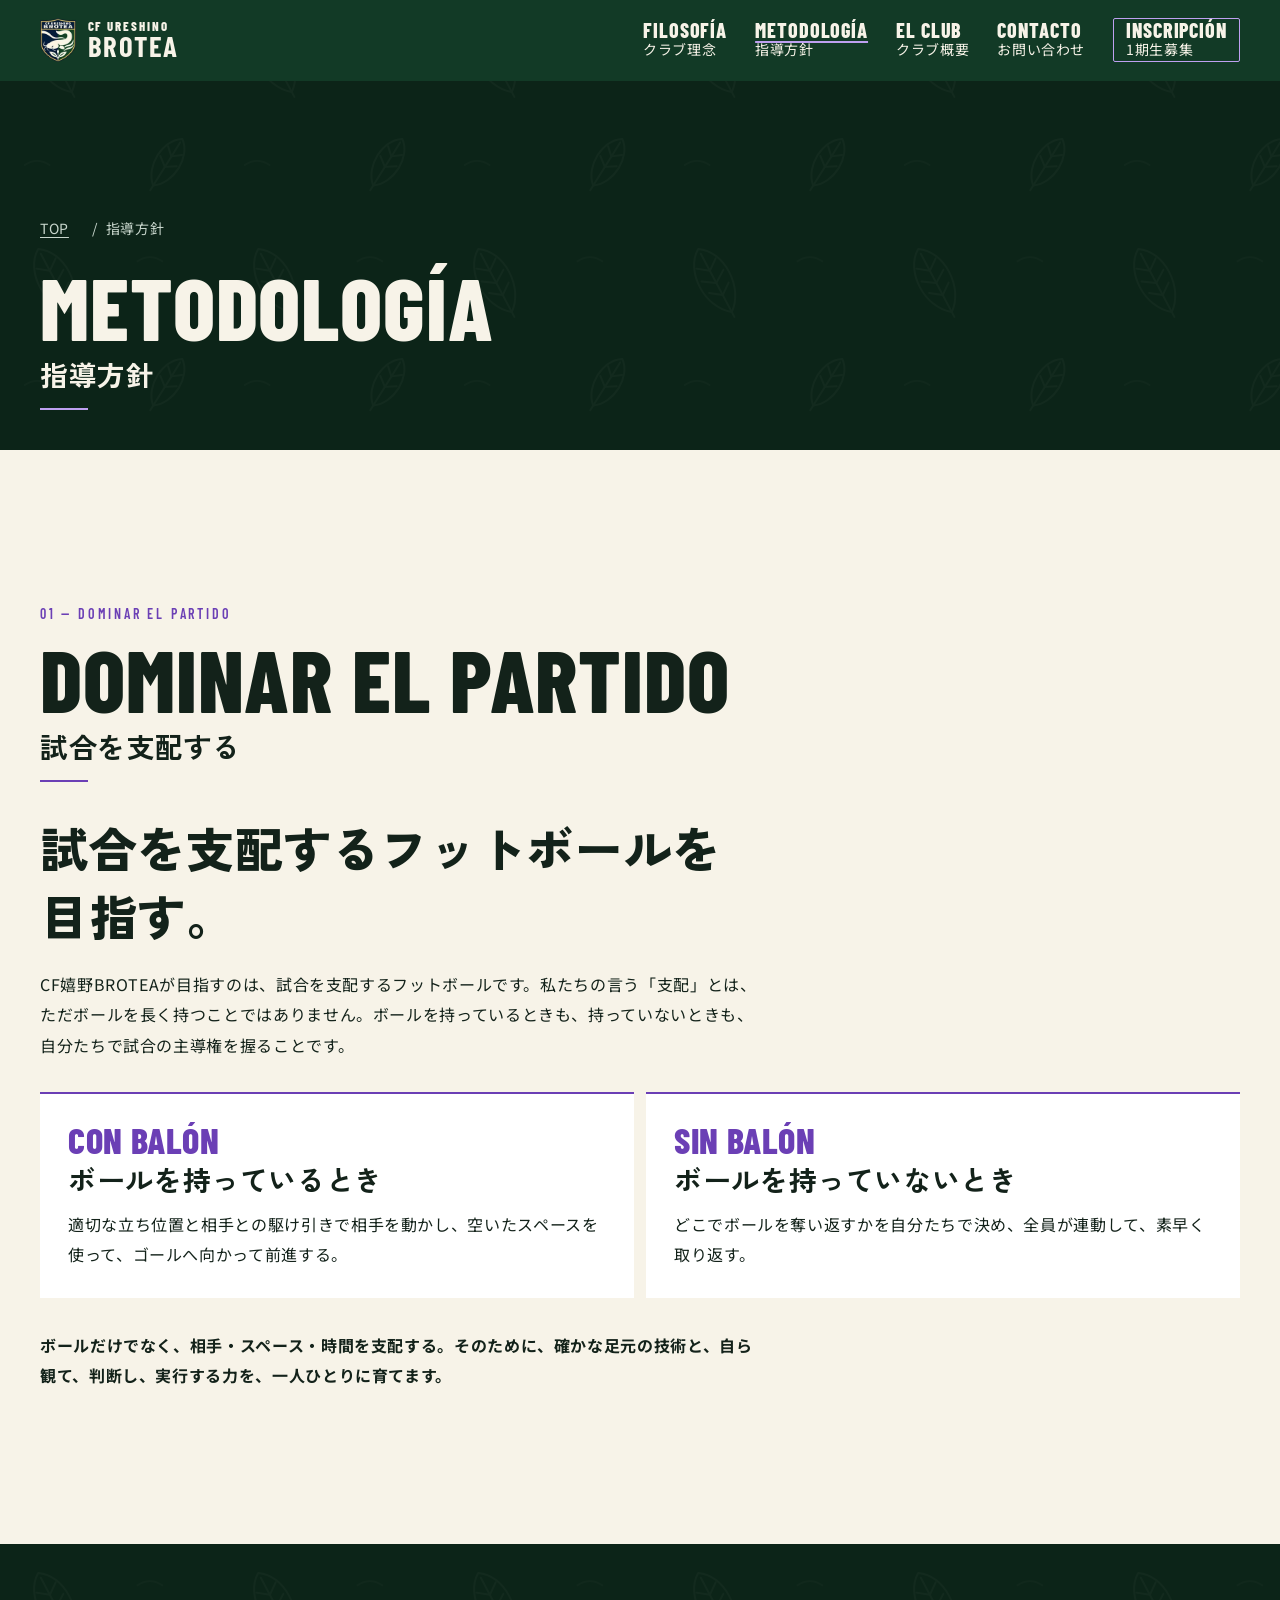
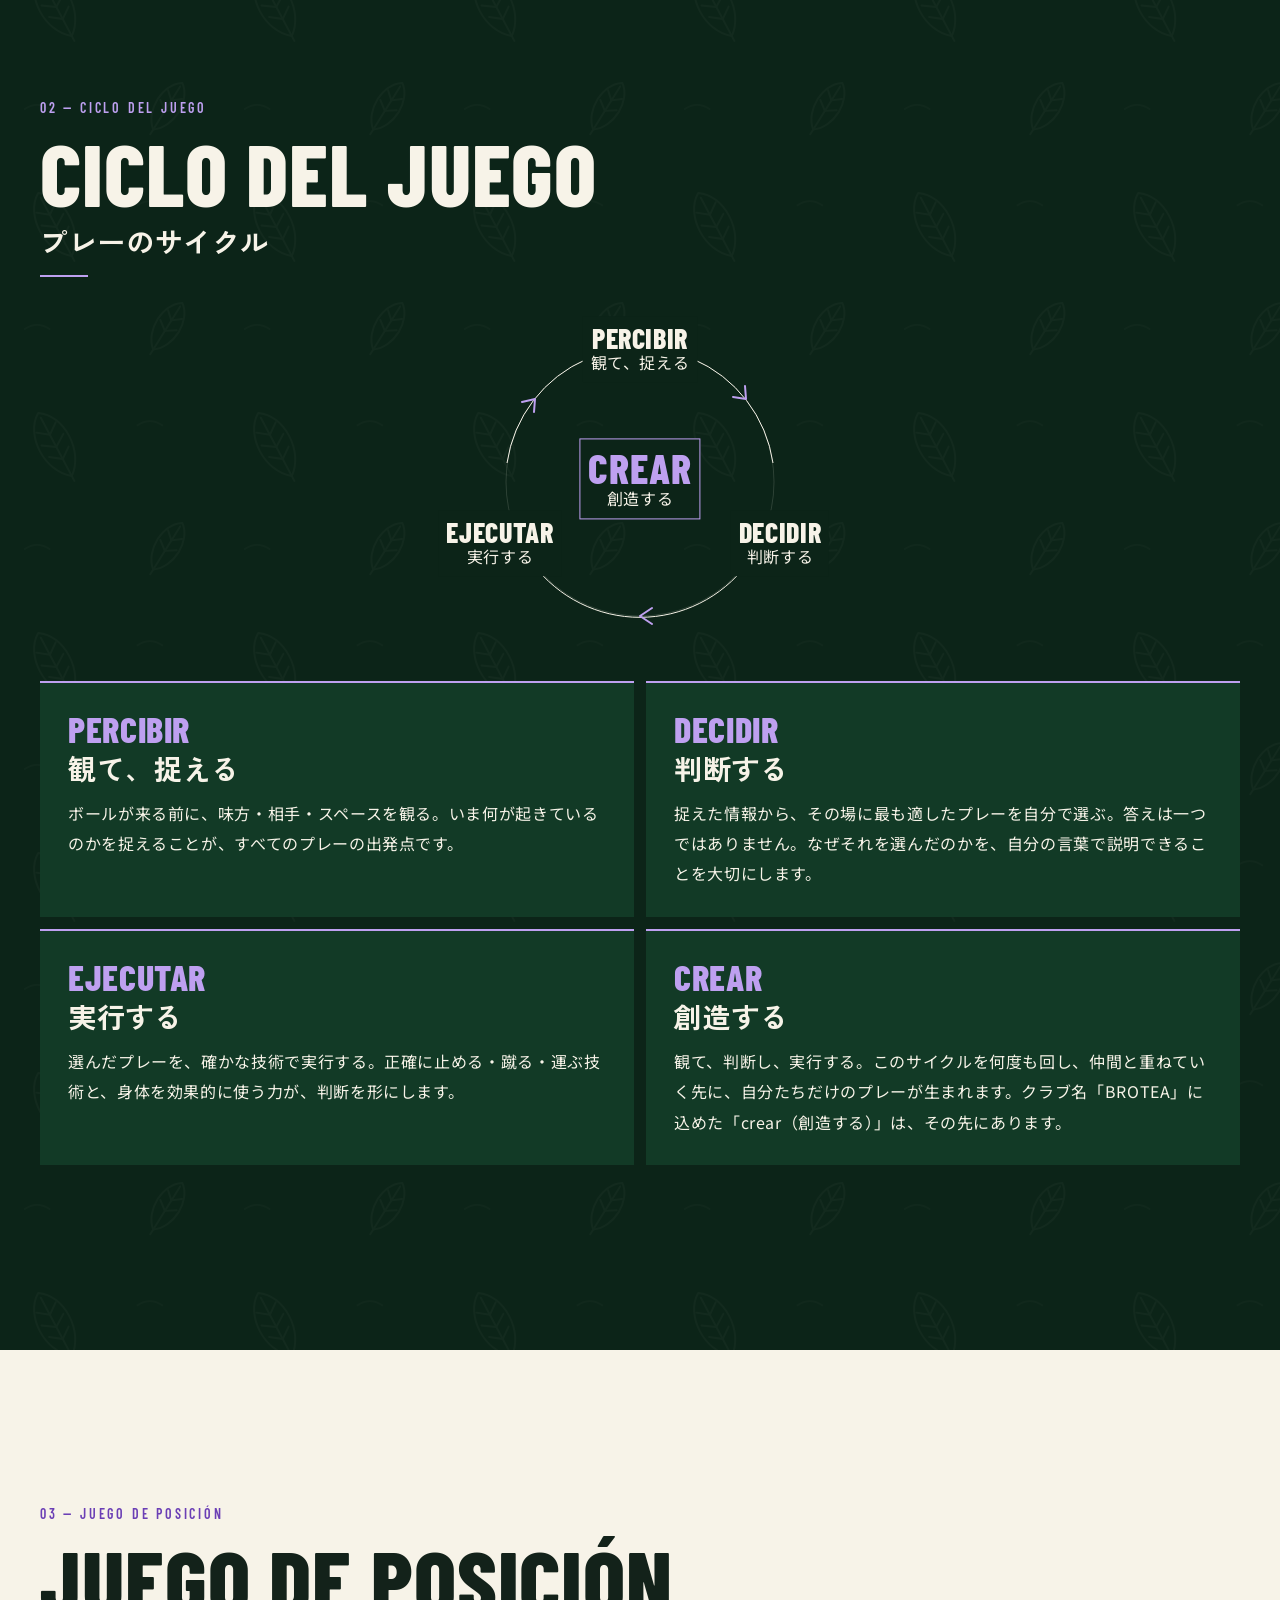
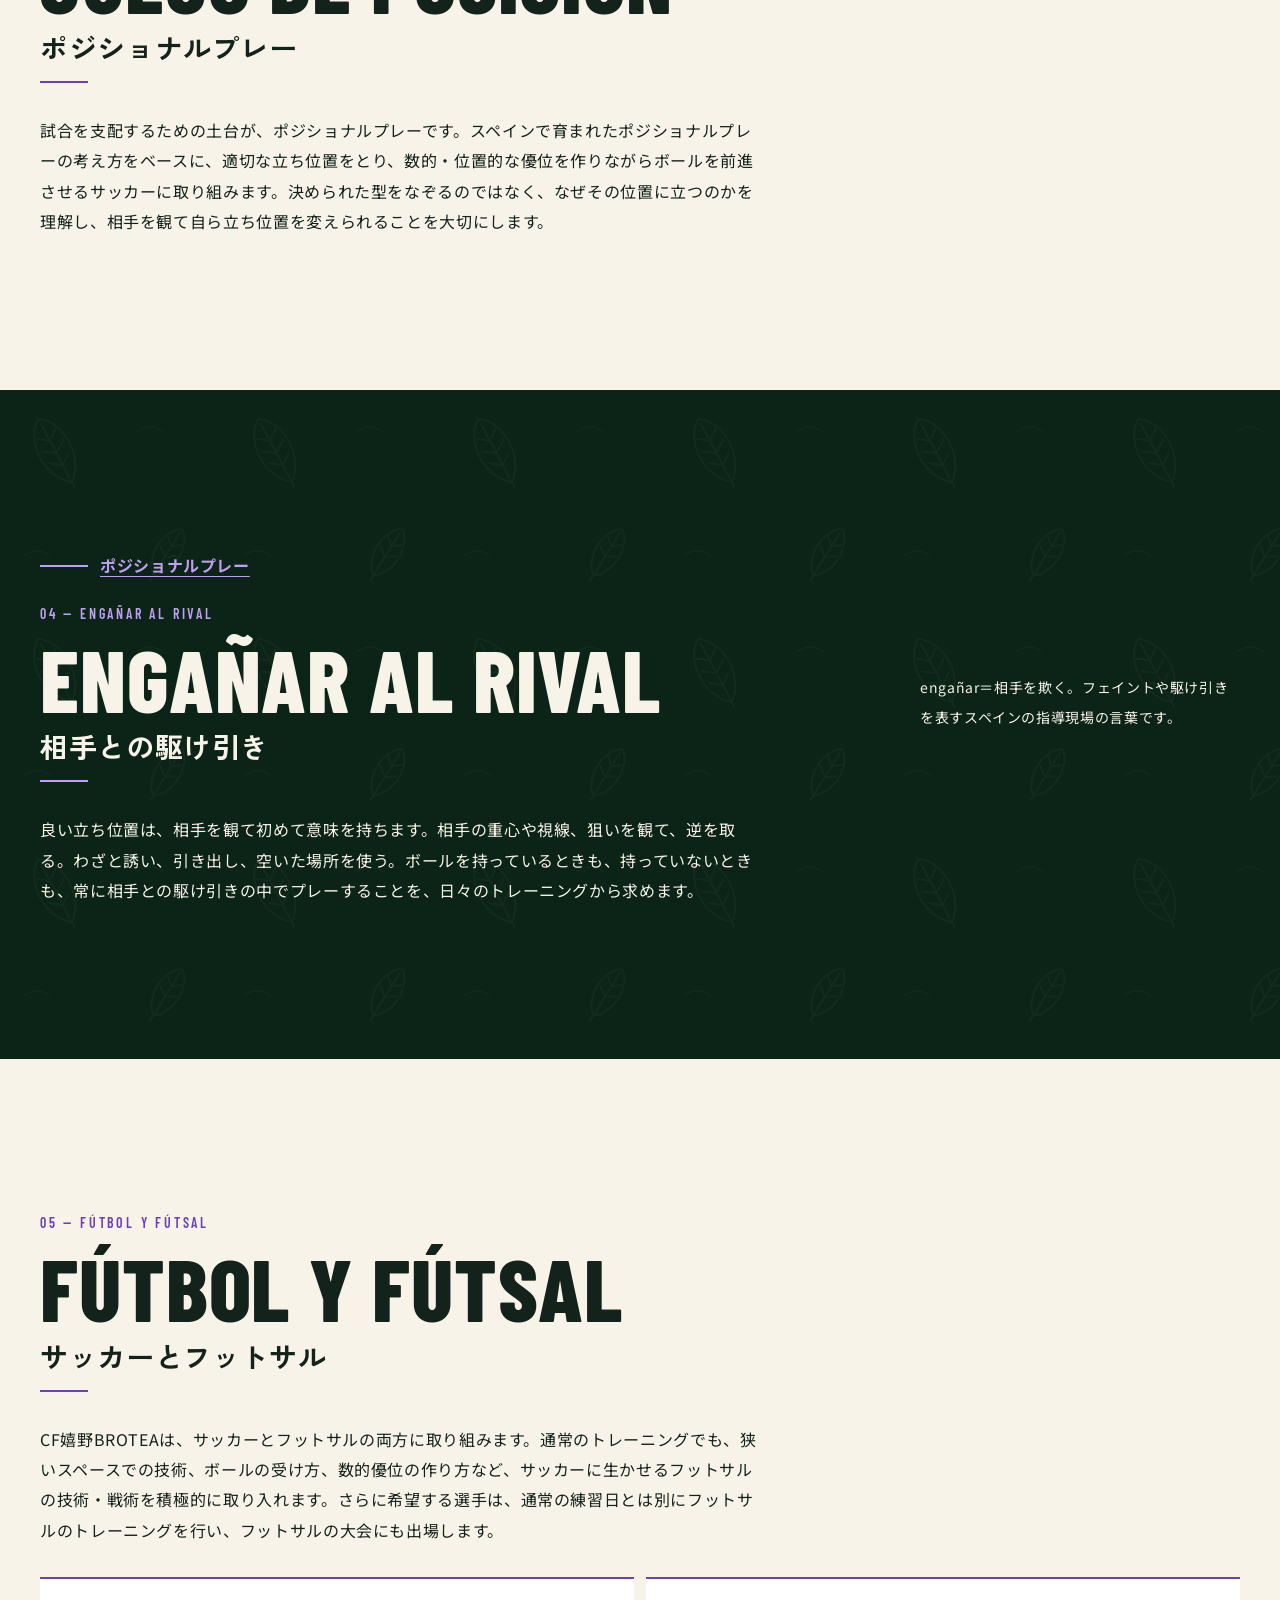
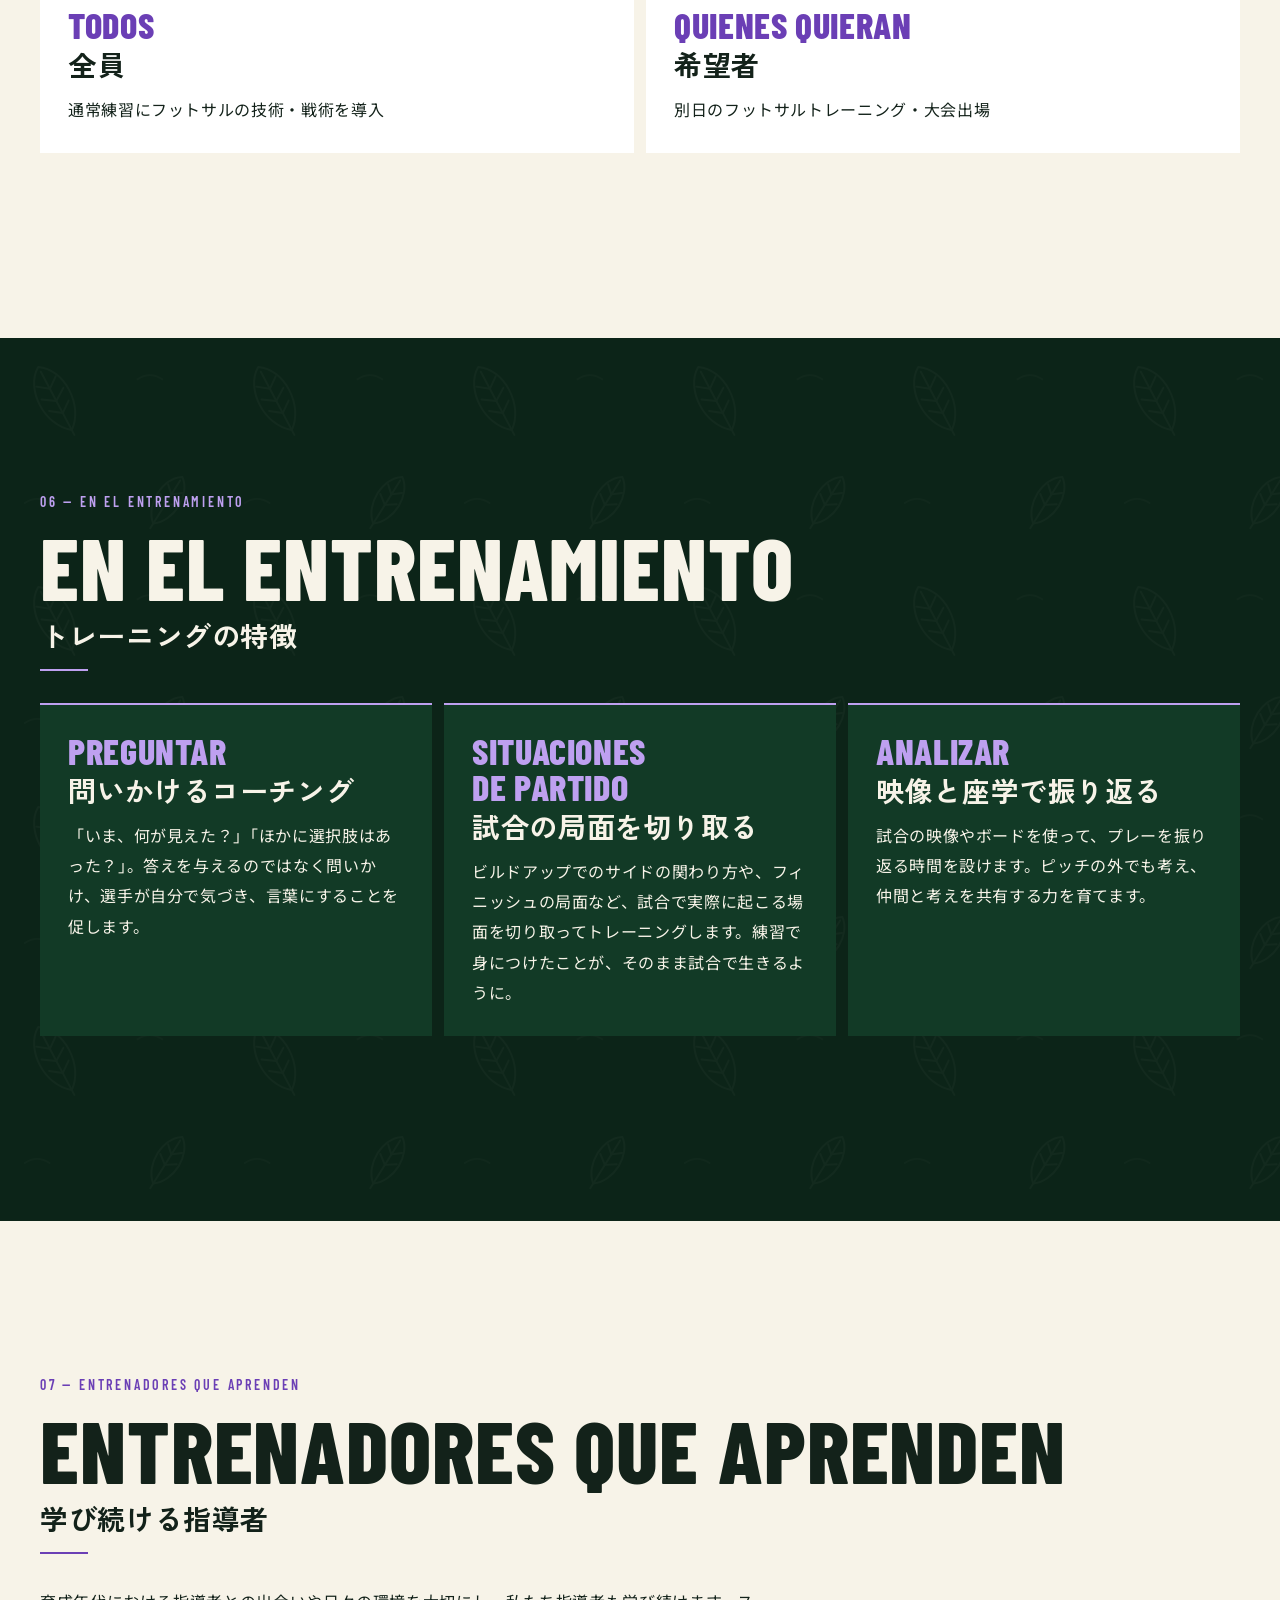
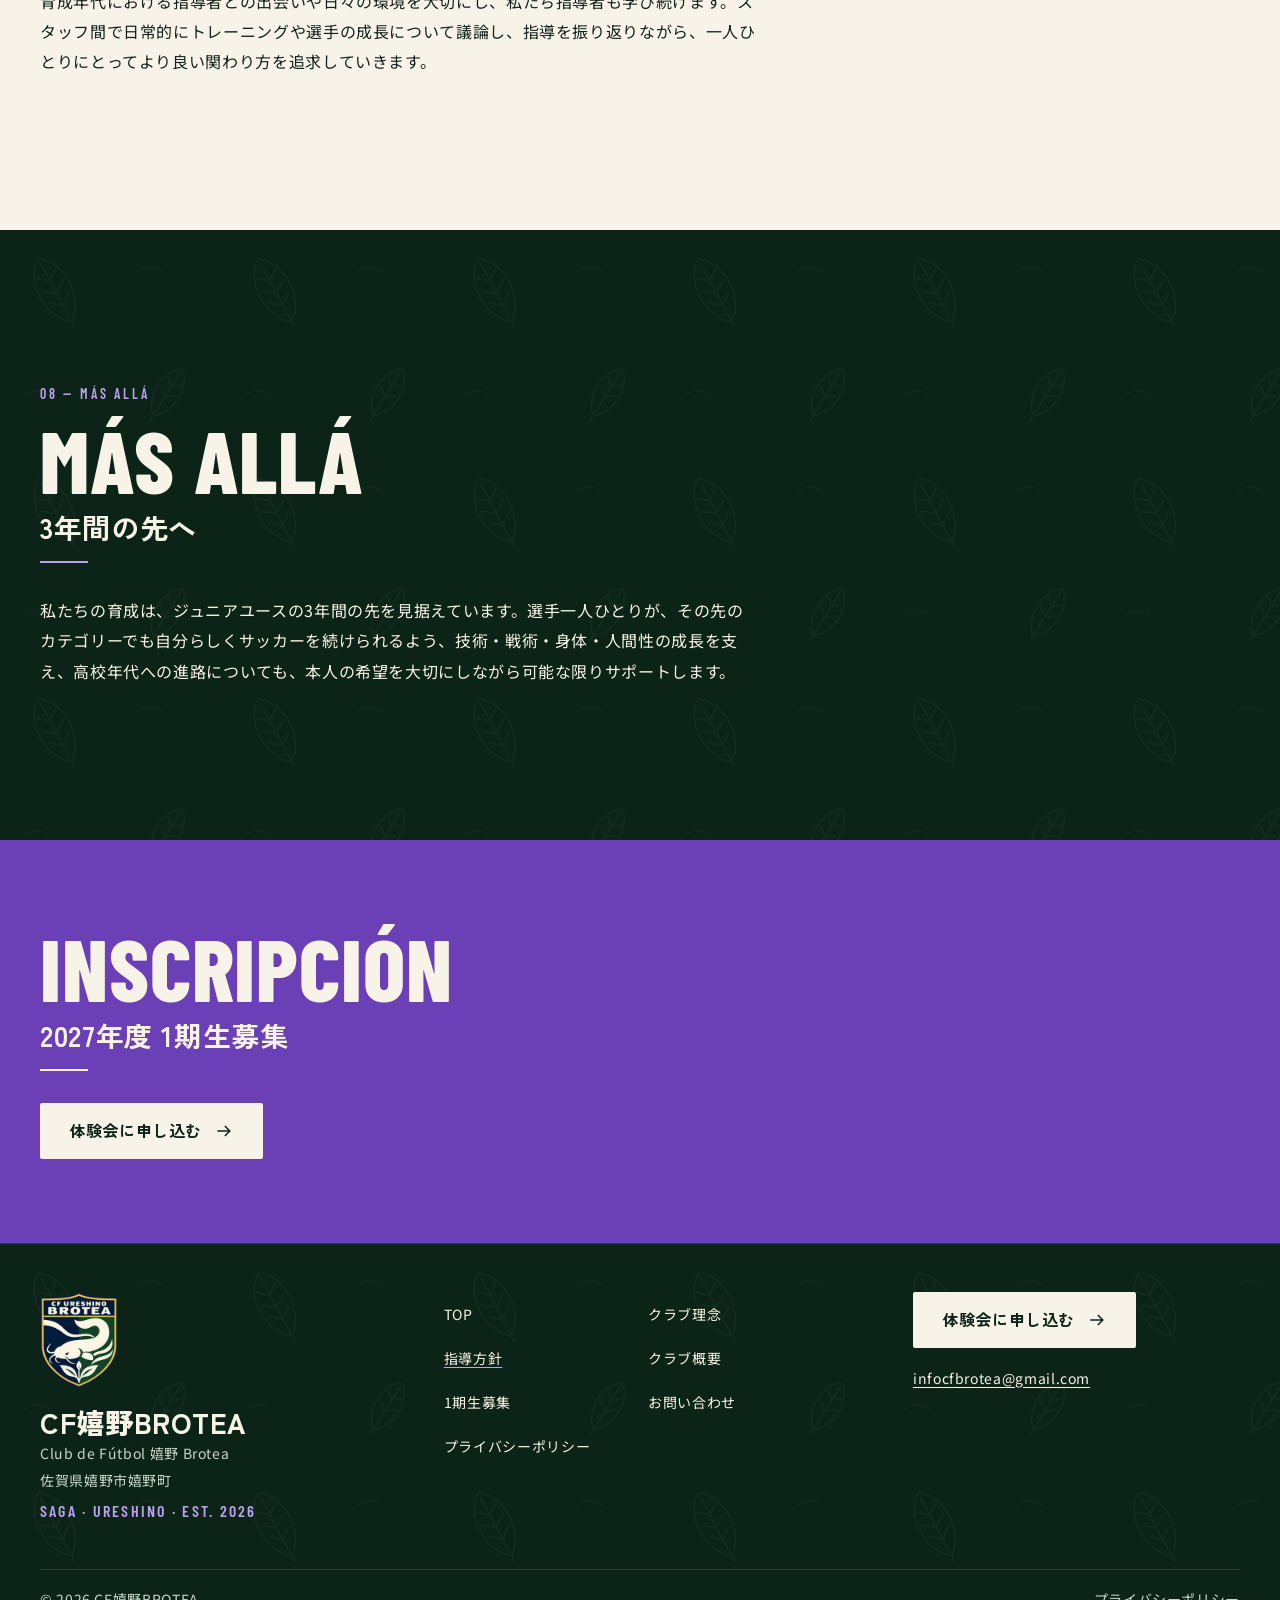
<file: metodologia.html>
<!doctype html>
<html lang="ja" class="no-js">
<head>
  <meta charset="utf-8">
  <meta name="viewport" content="width=device-width, initial-scale=1, viewport-fit=cover">
  <title>指導方針 | CF嬉野BROTEA – 佐賀県嬉野市のサッカー・フットサル ジュニアユース</title>
  <meta name="description" content="試合を支配するフットボールを目指す。ボールを持っているときも持っていないときも主導権を握るために、ポジショナルプレー、相手との駆け引き、フットサルを通じて選手を育てるCF嬉野BROTEAの指導方針。">
  <meta name="theme-color" content="#0C2418">
  <link rel="canonical" href="https://brotea.jp/metodologia.html">
  <meta property="og:type" content="website">
  <meta property="og:site_name" content="CF嬉野BROTEA">
  <meta property="og:title" content="指導方針 | CF嬉野BROTEA – 佐賀県嬉野市のサッカー・フットサル ジュニアユース">
  <meta property="og:description" content="試合を支配するフットボールを目指す。ボールを持っているときも持っていないときも主導権を握るために、ポジショナルプレー、相手との駆け引き、フットサルを通じて選手を育てるCF嬉野BROTEAの指導方針。">
  <meta property="og:url" content="https://brotea.jp/metodologia.html">
  <meta property="og:image" content="https://brotea.jp/assets/img/ogp.png">
  <meta name="twitter:card" content="summary_large_image">
  <link rel="icon" href="favicon.ico" sizes="any">
  <link rel="icon" href="assets/img/favicon-32.png" type="image/png" sizes="32x32">
  <link rel="apple-touch-icon" href="assets/img/apple-touch-icon.png">
  <link rel="manifest" href="site.webmanifest">
  <link rel="preload" as="image" href="assets/img/pattern-tea.svg">
  <link rel="preconnect" href="https://fonts.googleapis.com">
  <link rel="preconnect" href="https://fonts.gstatic.com" crossorigin>
  <link href="https://fonts.googleapis.com/css2?family=Barlow+Condensed:wght@600;800&amp;family=Noto+Sans+JP:wght@400;500;700&amp;family=Zen+Kaku+Gothic+New:wght@700;900&amp;display=swap" rel="stylesheet" media="print" data-web-fonts>
  <noscript>
    <link href="https://fonts.googleapis.com/css2?family=Barlow+Condensed:wght@600;800&amp;family=Noto+Sans+JP:wght@400;500;700&amp;family=Zen+Kaku+Gothic+New:wght@700;900&amp;display=swap" rel="stylesheet">
    <style>
      @media not all and (min-width: 960px) {
        .no-js {
          --fallback-nav: block;
          --fallback-header: relative;
          --fallback-hero-inset: var(--space-6);
        }
      }
    </style>
  </noscript>
  <link rel="stylesheet" href="assets/css/tokens.css">
  <link rel="stylesheet" href="assets/css/base.css">
  <link rel="stylesheet" href="assets/css/layout.css">
  <link rel="stylesheet" href="assets/css/components.css">
  <script src="assets/js/site-data.js" defer></script>
  <script src="assets/js/main.js" defer></script>
</head>
<body>
  <a class="skip-link" href="#main">本文へスキップ</a>
  <!-- SHARED:HEADER START -->
  <header class="site-header">
    <div class="site-header__bar container">
      <a class="site-header__brand" href="index.html" aria-label="CF嬉野BROTEA TOP">
        <img src="assets/img/emblem-mark-120.webp" width="97" height="120" alt="CF嬉野BROTEA エンブレム">
        <span class="site-header__wordmark" aria-hidden="true"><span>CF URESHINO</span><strong>BROTEA</strong></span>
      </a>
      <button class="menu-toggle" type="button" aria-expanded="false" aria-controls="site-nav" aria-label="メニューを開く" hidden>
        <span></span><span></span>
      </button>
      <nav id="site-nav" class="site-nav" aria-label="メインナビゲーション">
        <ul class="site-nav__list">
          <li><a href="filosofia.html"><span lang="es">FILOSOFÍA</span><span>クラブ理念</span></a></li>
          <li><a href="metodologia.html" aria-current="page"><span lang="es">METODOLOGÍA</span><span>指導方針</span></a></li>
          <li><a href="club.html"><span lang="es">EL CLUB</span><span>クラブ概要</span></a></li>
          <li><a href="contacto.html"><span lang="es">CONTACTO</span><span>お問い合わせ</span></a></li>
          <li><a class="site-nav__entry" href="inscripcion.html"><span lang="es">INSCRIPCIÓN</span><span>1期生募集</span></a></li>
        </ul>
      </nav>
    </div>
  </header>
  <!-- SHARED:HEADER END -->
  <main id="main" tabindex="-1">
    <section class="page-hero surface--dark tea-pattern" aria-labelledby="page-title">
      <div class="container">
        <nav class="page-hero__trail" aria-label="パンくずリスト">
          <a href="index.html">TOP</a><span aria-hidden="true">/</span><span aria-current="page">指導方針</span>
        </nav>
        <h1 class="sec-head__title" id="page-title"><span class="sec-head__es" lang="es">METODOLOGÍA</span><span class="sec-head__ja"><span class="nowrap">指導方針</span></span></h1>
      </div>
    </section>
    <section class="section surface--light" id="dominar">
      <div class="container">
        <header class="sec-head reveal">
          <p class="sec-head__eyebrow" aria-hidden="true"><span>01 —</span> <span lang="es">DOMINAR EL PARTIDO</span></p>
          <h2 class="sec-head__title"><span class="sec-head__es" lang="es">DOMINAR EL PARTIDO</span><span class="sec-head__ja">試合を支配する</span></h2>
        </header>
        <div class="measure prose reveal">
          <p class="statement statement--large"><span class="nowrap">試合を支配する</span><wbr><span class="nowrap">フットボールを</span><wbr><span class="nowrap">目指す。</span></p>
          <p>CF嬉野BROTEAが目指すのは、試合を支配するフットボールです。私たちの言う「支配」とは、ただボールを長く持つことではありません。ボールを持っているときも、持っていないときも、自分たちで試合の主導権を握ることです。</p>
        </div>
        <div class="feature-cards">
          <article class="feature-card reveal">
            <h3><span lang="es">CON BALÓN</span>ボールを<span class="nowrap">持っているとき</span></h3>
            <p>適切な立ち位置と相手との駆け引きで相手を動かし、空いたスペースを使って、ゴールへ向かって前進する。</p>
          </article>
          <article class="feature-card reveal">
            <h3><span lang="es">SIN BALÓN</span>ボールを<span class="nowrap">持っていないとき</span></h3>
            <p>どこでボールを奪い返すかを自分たちで決め、全員が連動して、素早く取り返す。</p>
          </article>
        </div>
        <div class="measure prose reveal">
          <p><strong>ボールだけでなく、相手・スペース・時間を支配する。そのために、確かな足元の技術と、自ら観て、判断し、実行する力を、一人ひとりに育てます。</strong></p>
        </div>
      </div>
    </section>

    <section class="section surface--dark tea-pattern" id="ciclo">
      <div class="container">
        <header class="sec-head reveal">
          <p class="sec-head__eyebrow" aria-hidden="true"><span>02 —</span> <span lang="es">CICLO DEL JUEGO</span></p>
          <h2 class="sec-head__title"><span class="sec-head__es" lang="es">CICLO DEL JUEGO</span><span class="sec-head__ja">プレーのサイクル</span></h2>
        </header>
        <figure class="cycle reveal" role="img" aria-label="観て捉える、判断する、実行する、のサイクルを繰り返した先に、創造が生まれる">
          <svg class="cycle__diagram" aria-hidden="true" viewBox="0 0 560 340" fill="none">
            <circle cx="280" cy="173" r="134" stroke="var(--c-linea-dark)" stroke-width="1"/>
            <path d="M333 50a134 134 0 0 1 80 104m-26 101a134 134 0 0 1-214 0m-26-101a134 134 0 0 1 80-104" stroke="var(--c-crema)" stroke-width="1"/>
            <path d="m385 77 1 13-13-2M292 299l-12 8 12 8M162 93l13-3-1 13" stroke="var(--c-morado-claro)" stroke-width="2" stroke-linecap="round" stroke-linejoin="round"/>
          </svg>
          <div class="cycle__step cycle__step--observe"><strong lang="es">PERCIBIR</strong><span>観て、捉える</span></div>
          <div class="cycle__step cycle__step--decide"><strong lang="es">DECIDIR</strong><span>判断する</span></div>
          <div class="cycle__step cycle__step--act"><strong lang="es">EJECUTAR</strong><span>実行する</span></div>
          <div class="cycle__repeat">↺ 繰り返す</div>
          <div class="cycle__step cycle__step--create"><strong lang="es">CREAR</strong><span>創造する</span></div>
        </figure>
        <div class="feature-cards feature-cards--four">
          <article class="feature-card reveal">
            <h3><span lang="es">PERCIBIR</span>観て、捉える</h3>
            <p>ボールが来る前に、味方・相手・スペースを観る。いま何が起きているのかを捉えることが、すべてのプレーの出発点です。</p>
          </article>
          <article class="feature-card reveal">
            <h3><span lang="es">DECIDIR</span>判断する</h3>
            <p>捉えた情報から、その場に最も適したプレーを自分で選ぶ。答えは一つではありません。なぜそれを選んだのかを、自分の言葉で説明できることを大切にします。</p>
          </article>
          <article class="feature-card reveal">
            <h3><span lang="es">EJECUTAR</span>実行する</h3>
            <p>選んだプレーを、確かな技術で実行する。正確に止める・蹴る・運ぶ技術と、身体を効果的に使う力が、判断を形にします。</p>
          </article>
          <article class="feature-card reveal">
            <h3><span lang="es">CREAR</span>創造する</h3>
            <p>観て、判断し、実行する。このサイクルを何度も回し、仲間と重ねていく先に、自分たちだけのプレーが生まれます。クラブ名「BROTEA」に込めた「<span lang="es">crear</span>（創造する）」は、その先にあります。</p>
          </article>
        </div>
      </div>
    </section>

    <section class="section surface--light" id="juego-de-posicion">
      <div class="container">
        <header class="sec-head reveal">
          <p class="sec-head__eyebrow" aria-hidden="true"><span>03 —</span> <span lang="es">JUEGO DE POSICIÓN</span></p>
          <h2 class="sec-head__title"><span class="sec-head__es" lang="es">JUEGO DE POSICIÓN</span><span class="sec-head__ja">ポジショナルプレー</span></h2>
        </header>
        <div class="measure prose reveal">
          <p>試合を支配するための土台が、ポジショナルプレーです。スペインで育まれたポジショナルプレーの考え方をベースに、適切な立ち位置をとり、数的・位置的な優位を作りながらボールを前進させるサッカーに取り組みます。決められた型をなぞるのではなく、なぜその位置に立つのかを理解し、相手を観て自ら立ち位置を変えられることを大切にします。</p>
        </div>
      </div>
    </section>

    <section class="section surface--dark tea-pattern" id="enganar">
      <div class="container">
        <div class="reveal">
          <a class="text-link pair-rule" href="#juego-de-posicion">ポジショナルプレー</a>
          <div class="section__heading-row">
            <header class="sec-head">
              <p class="sec-head__eyebrow" aria-hidden="true"><span>04 —</span> <span lang="es">ENGAÑAR AL RIVAL</span></p>
              <h2 class="sec-head__title"><span class="sec-head__es" lang="es">ENGAÑAR AL RIVAL</span><span class="sec-head__ja">相手との駆け引き</span></h2>
            </header>
            <p class="pair-note"><small>engañar＝相手を欺く。フェイントや駆け引きを表すスペインの指導現場の言葉です。</small></p>
          </div>
        </div>
        <div class="measure prose reveal">
          <p>良い立ち位置は、相手を観て初めて意味を持ちます。相手の重心や視線、狙いを観て、逆を取る。わざと誘い、引き出し、空いた場所を使う。ボールを持っているときも、持っていないときも、常に相手との駆け引きの中でプレーすることを、日々のトレーニングから求めます。</p>
        </div>
      </div>
    </section>

    <section class="section surface--light" id="futbol-y-futsal">
      <div class="container">
        <header class="sec-head reveal">
          <p class="sec-head__eyebrow" aria-hidden="true"><span>05 —</span> <span lang="es">FÚTBOL Y FÚTSAL</span></p>
          <h2 class="sec-head__title"><span class="sec-head__es" lang="es">FÚTBOL Y FÚTSAL</span><span class="sec-head__ja"><span class="nowrap">サッカーと</span><wbr><span class="nowrap">フットサル</span></span></h2>
        </header>
        <div class="measure prose reveal">
          <p>CF嬉野BROTEAは、サッカーとフットサルの両方に取り組みます。通常のトレーニングでも、狭いスペースでの技術、ボールの受け方、数的優位の作り方など、サッカーに生かせるフットサルの技術・戦術を積極的に取り入れます。さらに希望する選手は、通常の練習日とは別にフットサルのトレーニングを行い、フットサルの大会にも出場します。</p>
        </div>
        <div class="feature-cards">
          <article class="feature-card reveal">
            <h3><span lang="es">TODOS</span>全員</h3>
            <p>通常練習にフットサルの技術・戦術を導入</p>
          </article>
          <article class="feature-card reveal">
            <h3><span lang="es">QUIENES QUIERAN</span>希望者</h3>
            <p>別日のフットサルトレーニング・大会出場</p>
          </article>
        </div>
      </div>
    </section>

    <section class="section surface--dark tea-pattern" id="entrenamiento">
      <div class="container">
        <header class="sec-head reveal">
          <p class="sec-head__eyebrow" aria-hidden="true"><span>06 —</span> <span lang="es">EN EL ENTRENAMIENTO</span></p>
          <h2 class="sec-head__title"><span class="sec-head__es" lang="es">EN EL ENTRENAMIENTO</span><span class="sec-head__ja"><span class="nowrap">トレーニングの</span><wbr><span class="nowrap">特徴</span></span></h2>
        </header>
        <div class="feature-cards feature-cards--three">
          <article class="feature-card reveal">
            <h3><span lang="es">PREGUNTAR</span><span class="nowrap">問いかける</span><wbr><span class="nowrap">コーチング</span></h3>
            <p>「いま、何が見えた？」「ほかに選択肢はあった？」。答えを与えるのではなく問いかけ、選手が自分で気づき、言葉にすることを促します。</p>
          </article>
          <article class="feature-card reveal">
            <h3><span lang="es">SITUACIONES DE PARTIDO</span><span class="nowrap">試合の局面を</span><wbr><span class="nowrap">切り取る</span></h3>
            <p>ビルドアップでのサイドの関わり方や、フィニッシュの局面など、試合で実際に起こる場面を切り取ってトレーニングします。練習で身につけたことが、そのまま試合で生きるように。</p>
          </article>
          <article class="feature-card reveal">
            <h3><span lang="es">ANALIZAR</span><span class="nowrap">映像と座学で</span><wbr><span class="nowrap">振り返る</span></h3>
            <p>試合の映像やボードを使って、プレーを振り返る時間を設けます。ピッチの外でも考え、仲間と考えを共有する力を育てます。</p>
          </article>
        </div>
      </div>
    </section>

    <section class="section surface--light" id="entrenadores">
      <div class="container">
        <header class="sec-head reveal">
          <p class="sec-head__eyebrow" aria-hidden="true"><span>07 —</span> <span lang="es">ENTRENADORES QUE APRENDEN</span></p>
          <h2 class="sec-head__title"><span class="sec-head__es" lang="es">ENTRENADORES QUE APRENDEN</span><span class="sec-head__ja">学び続ける指導者</span></h2>
        </header>
        <div class="measure prose reveal">
          <p>育成年代における指導者との出会いや日々の環境を大切にし、私たち指導者も学び続けます。スタッフ間で日常的にトレーニングや選手の成長について議論し、指導を振り返りながら、一人ひとりにとってより良い関わり方を追求していきます。</p>
        </div>
      </div>
    </section>

    <section class="section surface--dark tea-pattern" id="mas-alla">
      <div class="container">
        <header class="sec-head reveal">
          <p class="sec-head__eyebrow" aria-hidden="true"><span>08 —</span> <span lang="es">MÁS ALLÁ</span></p>
          <h2 class="sec-head__title"><span class="sec-head__es" lang="es">MÁS ALLÁ</span><span class="sec-head__ja">3年間の先へ</span></h2>
        </header>
        <div class="measure prose reveal">
          <p>私たちの育成は、ジュニアユースの3年間の先を見据えています。選手一人ひとりが、その先のカテゴリーでも自分らしくサッカーを続けられるよう、技術・戦術・身体・人間性の成長を支え、高校年代への進路についても、本人の希望を大切にしながら可能な限りサポートします。</p>
        </div>
      </div>
    </section>

    <section class="section section--compact surface--accent" data-recruitment-cta>
      <div class="container reveal">
        <header class="sec-head">
          <h2 class="sec-head__title"><span class="sec-head__es" lang="es">INSCRIPCIÓN</span><span class="sec-head__ja"><span class="nowrap"><span data-season>2027</span>年度</span> <span class="nowrap">1期生募集</span></span></h2>
        </header>
        <a class="button button--primary" data-trial-cta href="inscripcion.html#entry">体験会に申し込む <svg class="button__arrow" aria-hidden="true" viewBox="0 0 24 24" width="20" height="20"><path d="M4 12h15m-6-6 6 6-6 6" fill="none" stroke="currentColor" stroke-width="1.8"/></svg></a>
      </div>
    </section>
  </main>
  <!-- SHARED:FOOTER START -->
  <footer class="site-footer surface--dark tea-pattern">
    <div class="site-footer__grid container">
      <div class="site-footer__identity">
        <img src="assets/img/emblem-mark-240.webp" width="194" height="240" loading="lazy" decoding="async" alt="CF嬉野BROTEA エンブレム">
        <p class="site-footer__name">CF嬉野BROTEA</p>
        <p lang="es">Club de Fútbol 嬉野 Brotea</p>
        <p>佐賀県嬉野市嬉野町</p>
        <p class="site-footer__stamp">SAGA · URESHINO · EST. 2026</p>
      </div>
      <nav aria-label="フッターナビゲーション">
        <ul class="site-footer__links">
          <li><a href="index.html">TOP</a></li>
          <li><a href="filosofia.html">クラブ理念</a></li>
          <li><a href="metodologia.html" aria-current="page">指導方針</a></li>
          <li><a href="club.html">クラブ概要</a></li>
          <li><a href="inscripcion.html">1期生募集</a></li>
          <li><a href="contacto.html">お問い合わせ</a></li>
          <li><a href="privacy.html">プライバシーポリシー</a></li>
        </ul>
      </nav>
      <div class="site-footer__actions">
        <a class="button button--primary" data-trial-cta href="inscripcion.html#entry">体験会に申し込む <svg class="button__arrow" aria-hidden="true" viewBox="0 0 24 24" width="20" height="20"><path d="M4 12h15m-6-6 6 6-6 6" fill="none" stroke="currentColor" stroke-width="1.8"/></svg></a>
        <a class="site-footer__contact" data-instagram data-if-instagram hidden><svg class="instagram-icon" aria-hidden="true" viewBox="0 0 24 24" width="20" height="20" fill="none" stroke="currentColor" stroke-width="1.8"><rect x="3" y="3" width="18" height="18" rx="5"/><circle cx="12" cy="12" r="4"/><path d="M17 6h1"/></svg> <span data-instagram-handle>Instagram</span></a>
        <a class="site-footer__contact" data-email>メールアドレスはJavaScriptを有効にすると表示されます</a>
      </div>
    </div>
    <div class="site-footer__legal container">
      <small>© 2026 CF嬉野BROTEA</small>
      <a href="privacy.html">プライバシーポリシー</a>
    </div>
  </footer>
  <!-- SHARED:FOOTER END -->
  <a class="sticky-cta" data-sticky-cta data-trial-cta href="inscripcion.html#entry" hidden>体験会に申し込む <svg class="button__arrow" aria-hidden="true" viewBox="0 0 24 24" width="20" height="20"><path d="M4 12h15m-6-6 6 6-6 6" fill="none" stroke="currentColor" stroke-width="1.8"/></svg></a>
</body>
</html>
</file>
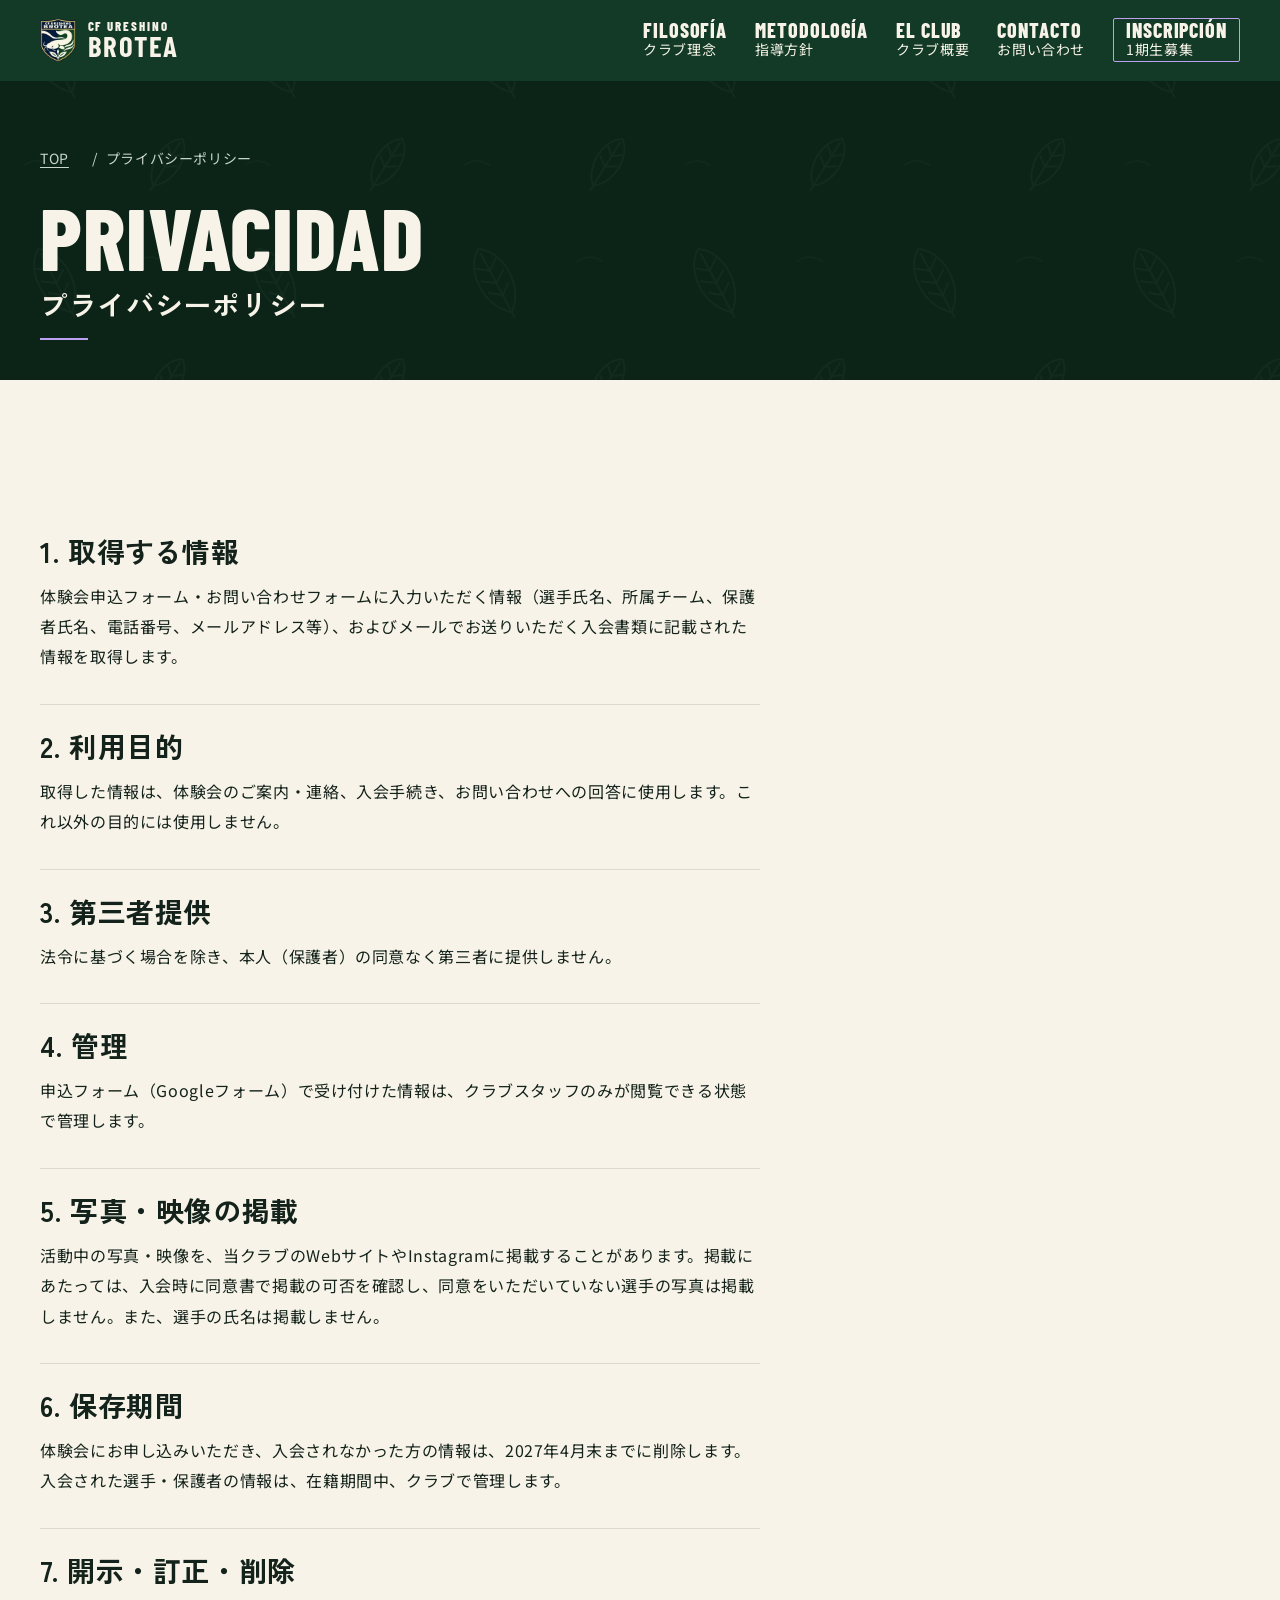
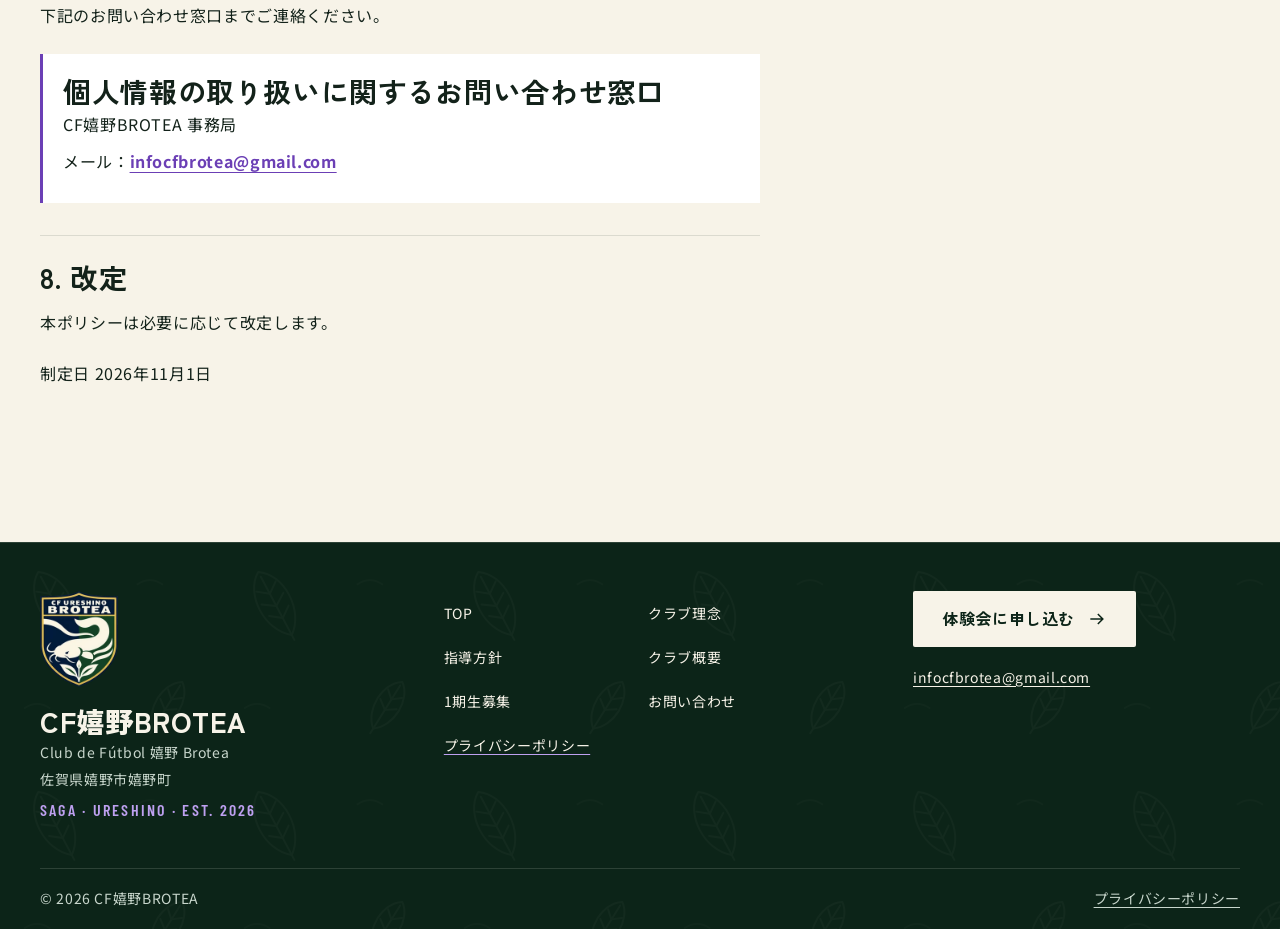
<file: privacy.html>
<!doctype html>
<html lang="ja" class="no-js">
<head>
  <meta charset="utf-8">
  <meta name="viewport" content="width=device-width, initial-scale=1, viewport-fit=cover">
  <title>プライバシーポリシー | CF嬉野BROTEA – 佐賀県嬉野市のサッカー・フットサル ジュニアユース</title>
  <meta name="description" content="CF嬉野BROTEAにおける個人情報の取り扱いについて。">
  <meta name="theme-color" content="#0C2418">
  <link rel="canonical" href="https://brotea.jp/privacy.html">
  <meta property="og:type" content="website">
  <meta property="og:site_name" content="CF嬉野BROTEA">
  <meta property="og:title" content="プライバシーポリシー | CF嬉野BROTEA – 佐賀県嬉野市のサッカー・フットサル ジュニアユース">
  <meta property="og:description" content="CF嬉野BROTEAにおける個人情報の取り扱いについて。">
  <meta property="og:url" content="https://brotea.jp/privacy.html">
  <meta property="og:image" content="https://brotea.jp/assets/img/ogp.png">
  <meta name="twitter:card" content="summary_large_image">
  <link rel="icon" href="favicon.ico" sizes="any">
  <link rel="icon" href="assets/img/favicon-32.png" type="image/png" sizes="32x32">
  <link rel="apple-touch-icon" href="assets/img/apple-touch-icon.png">
  <link rel="manifest" href="site.webmanifest">
  <link rel="preconnect" href="https://fonts.googleapis.com">
  <link rel="preconnect" href="https://fonts.gstatic.com" crossorigin>
  <link href="https://fonts.googleapis.com/css2?family=Barlow+Condensed:wght@600;800&amp;family=Noto+Sans+JP:wght@400;500;700&amp;family=Zen+Kaku+Gothic+New:wght@700;900&amp;display=swap" rel="stylesheet" media="print" data-web-fonts>
  <noscript>
    <link href="https://fonts.googleapis.com/css2?family=Barlow+Condensed:wght@600;800&amp;family=Noto+Sans+JP:wght@400;500;700&amp;family=Zen+Kaku+Gothic+New:wght@700;900&amp;display=swap" rel="stylesheet">
    <style>
      @media not all and (min-width: 960px) {
        .no-js {
          --fallback-nav: block;
          --fallback-header: relative;
          --fallback-hero-inset: var(--space-6);
        }
      }
    </style>
  </noscript>
  <link rel="stylesheet" href="assets/css/tokens.css">
  <link rel="stylesheet" href="assets/css/base.css">
  <link rel="stylesheet" href="assets/css/layout.css">
  <link rel="stylesheet" href="assets/css/components.css">
  <script src="assets/js/site-data.js" defer></script>
  <script src="assets/js/main.js" defer></script>
</head>
<body>
  <a class="skip-link" href="#main">本文へスキップ</a>
  <!-- SHARED:HEADER START -->
  <header class="site-header">
    <div class="site-header__bar container">
      <a class="site-header__brand" href="index.html" aria-label="CF嬉野BROTEA TOP">
        <img src="assets/img/emblem-mark-120.webp" width="97" height="120" alt="CF嬉野BROTEA エンブレム">
        <span class="site-header__wordmark" aria-hidden="true"><span>CF URESHINO</span><strong>BROTEA</strong></span>
      </a>
      <button class="menu-toggle" type="button" aria-expanded="false" aria-controls="site-nav" aria-label="メニューを開く" hidden>
        <span></span><span></span>
      </button>
      <nav id="site-nav" class="site-nav" aria-label="メインナビゲーション">
        <ul class="site-nav__list">
          <li><a href="filosofia.html"><span lang="es">FILOSOFÍA</span><span>クラブ理念</span></a></li>
          <li><a href="metodologia.html"><span lang="es">METODOLOGÍA</span><span>指導方針</span></a></li>
          <li><a href="club.html"><span lang="es">EL CLUB</span><span>クラブ概要</span></a></li>
          <li><a href="contacto.html"><span lang="es">CONTACTO</span><span>お問い合わせ</span></a></li>
          <li><a class="site-nav__entry" href="inscripcion.html"><span lang="es">INSCRIPCIÓN</span><span>1期生募集</span></a></li>
        </ul>
      </nav>
    </div>
  </header>
  <!-- SHARED:HEADER END -->
  <main id="main" tabindex="-1">
    <section class="page-hero page-hero--compact surface--dark tea-pattern" aria-labelledby="page-title">
      <div class="container">
        <nav class="page-hero__trail" aria-label="パンくずリスト">
          <a href="index.html">TOP</a><span aria-hidden="true">/</span><span aria-current="page">プライバシーポリシー</span>
        </nav>
        <h1 class="sec-head__title" id="page-title"><span class="sec-head__es" lang="es">PRIVACIDAD</span><span class="sec-head__ja"><span class="nowrap">プライバシーポリシー</span></span></h1>
      </div>
    </section>
    <div class="section surface--light">
      <div class="container">
        <div class="measure policy">
          <section class="prose">
            <h2>1. 取得する情報</h2>
            <p><span class="nowrap">体験会申込フォーム・</span><wbr><span class="nowrap">お問い合わせフォーム</span>に入力いただく情報（選手氏名、所属チーム、保護者氏名、電話番号、<span class="nowrap">メールアドレス</span>等）、およびメールでお送りいただく<span class="nowrap">入会書類</span>に記載された情報を取得します。</p>
          </section>
          <section class="prose">
            <h2>2. 利用目的</h2>
            <p>取得した情報は、体験会のご案内・連絡、入会手続き、お問い合わせへの回答に使用します。これ以外の目的には使用しません。</p>
          </section>
          <section class="prose">
            <h2>3. 第三者提供</h2>
            <p>法令に基づく場合を除き、本人（保護者）の同意なく第三者に提供しません。</p>
          </section>
          <section class="prose">
            <h2>4. 管理</h2>
            <p>申込フォーム（Googleフォーム）で受け付けた情報は、クラブスタッフのみが閲覧できる状態で管理します。</p>
          </section>
          <section class="prose">
            <h2>5. 写真・映像の掲載</h2>
            <p>活動中の写真・映像を、当クラブのWebサイトやInstagramに掲載することがあります。掲載にあたっては、入会時に同意書で掲載の可否を確認し、同意をいただいていない選手の写真は掲載しません。また、選手の氏名は掲載しません。</p>
          </section>
          <section class="prose">
            <h2>6. 保存期間</h2>
            <p>体験会にお申し込みいただき、入会されなかった方の情報は、2027年4月末までに削除します。入会された選手・保護者の情報は、在籍期間中、クラブで管理します。</p>
          </section>
          <section class="prose">
            <h2>7. 開示・訂正・削除</h2>
            <p>下記のお問い合わせ窓口までご連絡ください。</p>
            <div class="callout">
              <h3><span class="nowrap">個人情報の</span><span class="nowrap">取り扱いに関する</span><span class="nowrap">お問い合わせ窓口</span></h3>
              <p>CF嬉野BROTEA 事務局</p>
              <p>メール：<a class="text-link" data-email>メールアドレスはJavaScriptを有効にすると表示されます</a></p>
            </div>
          </section>
          <section class="prose">
            <h2>8. 改定</h2>
            <p>本ポリシーは必要に応じて改定します。</p>
            <p>制定日 <time datetime="2026-11-01">2026年11月1日</time></p>
          </section>
        </div>
      </div>
    </div>
  </main>
  <!-- SHARED:FOOTER START -->
  <footer class="site-footer surface--dark tea-pattern">
    <div class="site-footer__grid container">
      <div class="site-footer__identity">
        <img src="assets/img/emblem-mark-240.webp" width="194" height="240" loading="lazy" decoding="async" alt="CF嬉野BROTEA エンブレム">
        <p class="site-footer__name">CF嬉野BROTEA</p>
        <p lang="es">Club de Fútbol 嬉野 Brotea</p>
        <p>佐賀県嬉野市嬉野町</p>
        <p class="site-footer__stamp">SAGA · URESHINO · EST. 2026</p>
      </div>
      <nav aria-label="フッターナビゲーション">
        <ul class="site-footer__links">
          <li><a href="index.html">TOP</a></li>
          <li><a href="filosofia.html">クラブ理念</a></li>
          <li><a href="metodologia.html">指導方針</a></li>
          <li><a href="club.html">クラブ概要</a></li>
          <li><a href="inscripcion.html">1期生募集</a></li>
          <li><a href="contacto.html">お問い合わせ</a></li>
          <li><a href="privacy.html" aria-current="page">プライバシーポリシー</a></li>
        </ul>
      </nav>
      <div class="site-footer__actions">
        <a class="button button--primary" data-trial-cta href="inscripcion.html#entry">体験会に申し込む <svg class="button__arrow" aria-hidden="true" viewBox="0 0 24 24" width="20" height="20"><path d="M4 12h15m-6-6 6 6-6 6" fill="none" stroke="currentColor" stroke-width="1.8"/></svg></a>
        <a class="site-footer__contact" data-instagram data-if-instagram hidden><svg class="instagram-icon" aria-hidden="true" viewBox="0 0 24 24" width="20" height="20" fill="none" stroke="currentColor" stroke-width="1.8"><rect x="3" y="3" width="18" height="18" rx="5"/><circle cx="12" cy="12" r="4"/><path d="M17 6h1"/></svg> <span data-instagram-handle>Instagram</span></a>
        <a class="site-footer__contact" data-email>メールアドレスはJavaScriptを有効にすると表示されます</a>
      </div>
    </div>
    <div class="site-footer__legal container">
      <small>© 2026 CF嬉野BROTEA</small>
      <a href="privacy.html">プライバシーポリシー</a>
    </div>
  </footer>
  <!-- SHARED:FOOTER END -->
  <a class="sticky-cta" data-sticky-cta data-trial-cta href="inscripcion.html#entry" hidden>体験会に申し込む <svg class="button__arrow" aria-hidden="true" viewBox="0 0 24 24" width="20" height="20"><path d="M4 12h15m-6-6 6 6-6 6" fill="none" stroke="currentColor" stroke-width="1.8"/></svg></a>
</body>
</html>
</file>
<file: assets/css/tokens.css>
:root {
  --c-verde-noche: #0C2418;
  --c-verde-profundo: #123A26;
  --c-verde: #1E5631;
  --c-crema: #F7F3E8;
  --c-blanco: #FFFFFF;
  --c-tinta: #13221A;
  --c-gris-claro: #C8D6CC;
  --c-gris: #4A5C51;
  --c-morado: #6B3FB5;
  --c-morado-claro: #BEA0F0;
  --c-linea-dark: rgba(247, 243, 232, .14);
  --c-linea-light: rgba(19, 34, 26, .12);
  --c-crema-10: rgba(247, 243, 232, .10);
  --c-crema-60: rgba(247, 243, 232, .60);
  --c-crema-80: rgba(247, 243, 232, .80);
  --tea-pattern-size: 220px;
  --tea-pattern-opacity: .03;

  --f-display: "Barlow Condensed", "Zen Kaku Gothic New", sans-serif;
  --f-heading-ja: "Zen Kaku Gothic New", "Noto Sans JP", sans-serif;
  --f-body: "Noto Sans JP", system-ui, sans-serif;
  --text-small: .875rem;
  --text-body: clamp(1rem, 1.25vw, 1.0625rem);
  --text-heading: clamp(1.25rem, 2.6vw, 1.75rem);
  --text-display: clamp(2.25rem, 7vw, 5.5rem);
  --text-eyebrow: .875rem;

  --container: 1200px;
  --measure: 720px;
  --gutter: clamp(16px, 4vw, 40px);
  --section-y: clamp(72px, 12vw, 160px);
  --section-y-compact: clamp(48px, 7vw, 84px);
  --radius: 2px;
  --header-h: 80px;
  --header-h-small: 64px;
  --cta-h: 60px;
  --tap-size: 44px;
  --button-h: 52px;
  --button-h-large: 56px;

  --space-1: .25rem;
  --space-2: .5rem;
  --space-3: .75rem;
  --space-4: 1rem;
  --space-5: 1.25rem;
  --space-6: 1.5rem;
  --space-7: 1.75rem;
  --space-8: 2rem;
  --space-10: 2.5rem;
  --space-12: 3rem;
  --space-16: 4rem;
  --space-20: 5rem;
  --feature-gap: clamp(24px, 6vw, 80px);

  --motion-quick: 200ms;
  --motion-reveal: 600ms;
  --motion-pace: 120ms;
  --motion-ease: cubic-bezier(.2, .7, .2, 1);
}
</file>
<file: assets/css/base.css>
*, *::before, *::after {
  box-sizing: border-box;
}

html {
  scroll-padding-block-start: calc(var(--header-h) + var(--space-4));
}

body {
  margin: 0;
  background: var(--c-verde-noche);
  color: var(--c-tinta);
  font: 400 var(--text-body) / 1.9 var(--f-body);
  letter-spacing: .04em;
}

:where(h1, h2, h3, h4, p, figure, dl, dd, ul, ol) {
  margin: 0;
}

h1, h2, h3, h4 {
  font-family: var(--f-heading-ja);
  line-height: 1.25;
}

h3 {
  font-size: var(--text-heading);
}

:where(h1, h2, h3, h4, .lead, .hero__intro p, .statement, .recruitment__lead,
       .tactical-pair p, .facts dt, .facts dd, .deadline, .button, figcaption, summary) {
  word-break: auto-phrase;
  text-wrap: pretty;
}

:where(h1, h2, h3, h4) {
  text-wrap: balance;
}

.nowrap {
  white-space: nowrap;
}

small {
  font-size: var(--text-small);
  line-height: 1.7;
}

a {
  color: inherit;
  text-underline-offset: .23em;
}

button {
  font: inherit;
  letter-spacing: inherit;
}

img {
  display: block;
  max-inline-size: 100%;
  block-size: auto;
}

:focus-visible {
  outline: 2px solid var(--c-morado-claro);
  outline-offset: 3px;
}

.surface--light :focus-visible {
  outline-color: var(--c-morado);
}

[hidden] {
  display: none !important;
}

.visually-hidden,
.skip-link:not(:focus) {
  position: absolute;
  inline-size: 1px;
  block-size: 1px;
  overflow: hidden;
  clip-path: inset(50%);
  white-space: nowrap;
}

.skip-link {
  position: fixed;
  z-index: 20;
  inset-block-start: var(--space-2);
  inset-inline-start: var(--gutter);
  min-block-size: var(--tap-size);
  padding: var(--space-2) var(--space-4);
  background: var(--c-crema);
  color: var(--c-tinta);
}

.surface--light {
  --surface: var(--c-crema);
  --accent: var(--c-morado);
  --muted: var(--c-gris);
  --line: var(--c-linea-light);
  background-color: var(--surface);
  color: var(--c-tinta);
}

.surface--dark, .surface--accent {
  --surface: var(--c-verde-noche);
  --accent: var(--c-morado-claro);
  --muted: var(--c-gris-claro);
  --line: var(--c-linea-dark);
  background-color: var(--surface);
  color: var(--c-crema);
}

.surface--accent {
  --surface: var(--c-morado);
  --accent: var(--c-crema);
  --muted: var(--c-crema);
}

.tea-pattern {
  position: relative;
  isolation: isolate;
}

.tea-pattern::before {
  position: absolute;
  z-index: -1;
  inset: 0;
  background: url("../img/pattern-tea.svg") repeat;
  background-size: var(--tea-pattern-size);
  opacity: var(--tea-pattern-opacity);
  pointer-events: none;
  content: "";
}

.prose > * + * {
  margin-block-start: var(--space-5);
}

@media (prefers-reduced-motion: reduce) {
  *, *::before, *::after {
    animation: none !important;
    transition: none !important;
    scroll-behavior: auto !important;
  }
}
</file>
<file: assets/css/layout.css>
.container {
  inline-size: min(calc(100% - 2 * var(--gutter)), var(--container));
  margin-inline: auto;
}

.measure {
  max-inline-size: var(--measure);
}

.section {
  padding-block: var(--section-y);
}

.section--compact {
  padding-block: var(--section-y-compact);
}

.page-hero {
  display: grid;
  align-items: end;
  min-block-size: clamp(320px, 50vh, 480px);
  padding-block: var(--fallback-hero-inset, calc(var(--header-h) + var(--space-4))) var(--space-10);
}

.page-hero--compact {
  min-block-size: clamp(280px, 43vh, 380px);
}

.page-hero__trail {
  display: flex;
  flex-wrap: wrap;
  align-items: center;
  gap: var(--space-2);
  margin-block-end: var(--space-3);
  color: var(--muted);
  font-size: var(--text-small);
}

.page-hero__trail a {
  display: inline-flex;
  align-items: center;
  min-inline-size: var(--tap-size);
  min-block-size: var(--tap-size);
}

.section__heading-row {
  display: flex;
  flex-wrap: wrap;
  align-items: flex-start;
  justify-content: space-between;
  gap: var(--space-4);
}

.section__heading-row > :is(.button, .text-link) {
  align-self: end;
  margin-block-end: var(--space-8);
}

.feature-grid, .identity-grid, .club-grid {
  display: grid;
  gap: var(--feature-gap);
  align-items: start;
}

.identity-grid {
  align-items: center;
}

.identity-grid__emblem {
  inline-size: min(68%, 280px);
  justify-self: center;
}

.site-header {
  --bar-height: var(--header-h);
  position: fixed;
  z-index: 10;
  inset: 0 0 auto;
  border-block-end: 1px solid transparent;
  background-color: var(--c-verde-profundo);
  color: var(--c-crema);
  transition: background-color var(--motion-quick), border-color var(--motion-quick);
}

.site-header--transparent:not(.site-header--scrolled):not(.site-header--open) {
  background-color: transparent;
}

.site-header--scrolled {
  --bar-height: var(--header-h-small);
  border-block-end-color: var(--c-linea-dark);
}

.site-header__bar {
  display: flex;
  align-items: center;
  justify-content: space-between;
  min-block-size: var(--bar-height);
  gap: var(--gutter);
  transition: min-block-size var(--motion-quick);
}

.site-header__brand {
  display: inline-flex;
  align-items: center;
  min-block-size: var(--tap-size);
  gap: var(--space-3);
  text-decoration: none;
  white-space: nowrap;
}

.site-header__brand img {
  block-size: 44px;
  inline-size: auto;
  transition: block-size var(--motion-quick);
}

.site-header--scrolled .site-header__brand img {
  block-size: 36px;
}

.site-header__wordmark {
  display: grid;
  font: 800 .8rem / .95 var(--f-display);
  letter-spacing: .15em;
}

.site-header__wordmark strong {
  font-size: 1.8rem;
  letter-spacing: .055em;
}

.menu-toggle {
  display: grid;
  place-content: center;
  gap: var(--space-2);
  inline-size: var(--tap-size);
  block-size: var(--tap-size);
  padding: 0;
  border: 1px solid var(--c-linea-dark);
  border-radius: var(--radius);
  background: transparent;
  color: inherit;
  cursor: pointer;
}

.menu-toggle span {
  inline-size: var(--space-5);
  block-size: 2px;
  background-color: currentColor;
  transition: transform var(--motion-quick);
}

.menu-toggle[aria-expanded="true"] span:first-child {
  transform: translateY(5px) rotate(45deg);
}

.menu-toggle[aria-expanded="true"] span:last-child {
  transform: translateY(-5px) rotate(-45deg);
}

.site-nav__list, .site-footer__links {
  padding: 0;
  list-style: none;
}

.site-nav a {
  display: flex;
  flex-direction: column;
  justify-content: center;
  min-block-size: var(--tap-size);
  text-decoration: none;
  font-size: var(--text-small);
  line-height: 1.4;
}

.site-nav a span[lang="es"] {
  font: 800 clamp(1.7rem, 6vw, 2.5rem) / 1 var(--f-display);
}

.site-nav a:hover span[lang="es"], .site-nav a[aria-current="page"] span[lang="es"] {
  text-decoration: underline var(--c-morado-claro);
  text-underline-offset: .17em;
}

.site-nav__entry {
  padding-inline: var(--space-3);
  border: 1px solid var(--c-morado-claro);
  border-radius: var(--radius);
}

@media not all and (min-width: 960px) {
  .js .site-nav {
    position: fixed;
    inset: calc(var(--bar-height) + 1px) 0 0;
    overflow-y: auto;
    overscroll-behavior: contain;
    padding: var(--space-4) var(--gutter) calc(var(--space-4) + env(safe-area-inset-bottom, 0px));
    background-color: var(--c-verde-noche);
    isolation: isolate;
  }

  .js .site-nav::before {
    position: absolute;
    z-index: -1;
    inset: 0;
    background: url("../img/pattern-tea.svg") repeat;
    background-size: var(--tea-pattern-size);
    opacity: var(--tea-pattern-opacity);
    content: "";
  }

  .js .site-header:not(.site-header--open) .site-nav {
    display: none;
  }

  .site-nav li + li {
    border-block-start: 1px solid var(--c-linea-dark);
  }

  .site-nav a {
    padding-block: var(--space-3);
  }

  .site-nav li:last-child {
    padding-block-start: var(--space-3);
  }

  .no-js .site-header {
    position: var(--fallback-header, fixed);
    background: var(--c-verde-profundo);
  }

  .no-js .site-header__bar {
    flex-wrap: wrap;
    gap: var(--space-2);
    padding-block: var(--space-3);
  }

  .no-js .site-nav {
    display: var(--fallback-nav, none);
    inline-size: 100%;
  }

  .no-js .site-nav a span[lang="es"] {
    font-size: 1.35rem;
  }

  .menu-open, .menu-open body {
    overflow: hidden;
  }

  .has-sticky-cta {
    scroll-padding-block-end: calc(var(--cta-h) + env(safe-area-inset-bottom, 0px));
  }

  .has-sticky-cta body {
    padding-block-end: calc(var(--cta-h) + env(safe-area-inset-bottom, 0px));
  }
}

.site-footer {
  border-block-start: 1px solid var(--c-linea-dark);
}

.site-footer__grid {
  display: grid;
  gap: var(--feature-gap);
  padding-block: var(--space-12);
}

.site-footer__identity {
  color: var(--c-gris-claro);
  font-size: var(--text-small);
}

.site-footer__identity img {
  block-size: 96px;
  inline-size: auto;
  margin-block-end: var(--space-4);
}

.site-footer__name {
  color: var(--c-crema);
  font: 900 var(--text-heading) / 1.3 var(--f-heading-ja);
}

.site-footer__stamp {
  margin-block-start: var(--space-2);
  color: var(--c-morado-claro);
  font: 600 1rem / 1.2 var(--f-display);
  letter-spacing: .14em;
}

.site-footer__links {
  display: grid;
  grid-template-columns: repeat(2, minmax(0, 1fr));
  column-gap: var(--space-4);
}

.site-footer__links a, .site-footer__legal a, .site-footer__contact {
  display: inline-flex;
  align-items: center;
  gap: var(--space-2);
  min-block-size: var(--tap-size);
  min-inline-size: var(--tap-size);
  font-size: var(--text-small);
}

.site-footer__links a {
  text-decoration: none;
}

.site-footer__links a:hover, .site-footer__links a[aria-current="page"] {
  text-decoration: underline var(--c-morado-claro);
}

.site-footer__actions {
  display: grid;
  align-content: start;
  justify-items: start;
  gap: var(--space-2);
}

.site-footer__contact {
  overflow-wrap: anywhere;
}

.site-footer__legal {
  display: flex;
  flex-wrap: wrap;
  justify-content: space-between;
  align-items: center;
  gap: var(--space-2) var(--space-4);
  padding-block: var(--space-2);
  border-block-start: 1px solid var(--c-linea-dark);
  color: var(--c-gris-claro);
}

@media (min-width: 640px) {
  .identity-grid {
    grid-template-columns: minmax(0, 2fr) minmax(0, 3fr);
  }

  .identity-grid__emblem {
    inline-size: min(100%, 340px);
  }

  .site-footer__grid {
    grid-template-columns: repeat(2, minmax(0, 1fr));
  }
}

@media (min-width: 960px) {
  .feature-grid {
    grid-template-columns: minmax(0, 2fr) minmax(0, 3fr);
  }

  .club-grid {
    grid-template-columns: minmax(370px, 2fr) minmax(0, 3fr);
  }

  .site-header__bar {
    gap: var(--space-4);
  }

  .site-nav__list {
    display: flex;
    align-items: center;
    gap: clamp(12px, calc(5vw - 36px), 40px);
  }

  .site-nav a span[lang="es"] {
    font-size: clamp(1.1rem, 2vw, 1.25rem);
    letter-spacing: .045em;
  }

  .site-nav__entry {
    min-block-size: 48px;
  }

  .site-footer__grid {
    grid-template-columns: 1fr 1.2fr 1fr;
  }
}
</file>
<file: assets/css/components.css>
.button-row {
  display: flex;
  flex-wrap: wrap;
  align-items: center;
  gap: var(--space-3);
}

.button, .text-link {
  display: inline-flex;
  align-items: center;
  justify-content: center;
  gap: var(--space-3);
  min-block-size: var(--tap-size);
  max-inline-size: 100%;
  font-weight: 700;
}

.button {
  min-block-size: var(--button-h);
  padding: var(--space-2) var(--space-7);
  border: 1px solid transparent;
  border-radius: var(--radius);
  font: 600 1rem / 1.4 var(--f-display);
  text-align: center;
  text-transform: uppercase;
  text-decoration: none;
  transition: background-color var(--motion-quick), color var(--motion-quick);
}

.button--primary {
  background: var(--c-verde-noche);
  color: var(--c-crema);
}

:is(.surface--dark, .surface--accent) .button--primary {
  background: var(--c-crema);
  color: var(--c-verde-noche);
}

.button--primary:any-link:is(:hover, :focus-visible) {
  background: var(--c-morado);
  color: var(--c-crema);
}

.surface--accent .button--primary:any-link:is(:hover, :focus-visible) {
  background: var(--c-verde-noche);
  color: var(--c-crema);
}

.button--secondary {
  border-color: currentColor;
}

.button--secondary:is(:any-link, button:enabled):is(:hover, :focus-visible) {
  background: var(--c-linea-light);
}

:is(.surface--dark, .surface--accent) .button--secondary:is(:any-link, button:enabled):is(:hover, :focus-visible) {
  background: var(--c-crema-10);
}

.button[aria-disabled="true"] {
  opacity: .5;
}

[data-instagram-handle] {
  overflow-wrap: anywhere;
  text-transform: none;
}

.button__arrow, .instagram-icon, .external-icon {
  flex: 0 0 auto;
}

.button__arrow {
  transition: transform var(--motion-quick);
}

:is(.button, .text-link):any-link:is(:hover, :focus-visible) .button__arrow {
  transform: translateX(4px);
}

.text-link {
  color: var(--accent);
}

.external-icon {
  font-family: var(--f-body);
  line-height: 1;
}

.sec-head {
  margin-block-end: var(--space-8);
}

.feature-grid > .sec-head {
  margin-block-end: 0;
}

.sec-head__eyebrow, .hero__eyebrow {
  margin-block-end: var(--space-3);
  color: var(--accent);
  font: 600 var(--text-eyebrow) / 1.4 var(--f-display);
  letter-spacing: .2em;
}

.sec-head__es, .sec-head__ja {
  display: block;
}

.sec-head__es {
  font: 800 var(--text-display) / .98 var(--f-display);
  letter-spacing: .01em;
  overflow-wrap: anywhere;
}

.sec-head__ja {
  margin-block-start: var(--space-2);
  font-size: var(--text-heading);
}

.sec-head__title::after {
  display: block;
  inline-size: 48px;
  block-size: 2px;
  margin-block-start: var(--space-4);
  background: var(--accent);
  content: "";
}

.hero {
  display: grid;
  align-items: center;
  min-block-size: 100vh;
  min-block-size: max(640px, 100svh);
  padding-block: var(--fallback-hero-inset, calc(var(--header-h) + var(--space-3))) var(--space-16);
  overflow: hidden;
}

.hero::after {
  position: absolute;
  inset: 0 auto 0 0;
  inline-size: 6px;
  background: var(--c-morado-claro);
  content: "";
}

.hero__mist {
  position: absolute;
  z-index: -1;
  inset: -8%;
  background:
    radial-gradient(ellipse at 23% 64%, var(--c-crema-10), transparent 44%),
    radial-gradient(ellipse at 74% 24%, var(--c-crema-10), transparent 38%);
  filter: blur(40px);
  pointer-events: none;
  animation: mist 26s ease-in-out infinite alternate;
}

.hero__grid {
  display: grid;
  align-items: center;
  gap: clamp(16px, 4vw, 64px);
  text-align: center;
}

.hero__emblem {
  display: block;
  justify-self: center;
}

.hero__emblem img {
  inline-size: auto;
  block-size: min(38vh, 78vw, 360px);
}

.hero__display {
  display: block;
  font: 800 clamp(3rem, 11vw, 7rem) / .9 var(--f-display);
  letter-spacing: .01em;
}

.hero__display > span {
  display: block;
  color: var(--c-morado-claro);
}

.hero__intro {
  margin-block-start: var(--space-4);
  color: var(--c-crema-80);
}

.hero__lead {
  margin-block-end: var(--space-2);
  color: var(--c-crema);
  font: 900 clamp(1.25rem, 3vw, 2rem) / 1.3 var(--f-heading-ja);
}

.hero__actions {
  justify-content: center;
  margin-block-start: var(--space-5);
}

.hero__location {
  display: none;
}

.hero__scroll {
  position: absolute;
  inset: auto auto var(--space-4) 50%;
  inline-size: 1px;
  block-size: 28px;
  background: var(--c-morado-claro);
  animation: scroll-cue 2.4s ease-in-out infinite;
  transform-origin: top;
}

.js .hero__emblem,
.js .hero__content > :is(.hero__eyebrow, .hero__title, .hero__intro, .hero__actions) {
  animation: fade-up var(--motion-reveal) var(--motion-ease) both;
}

.js .hero__content > :is(.hero__eyebrow, .hero__title) {
  animation-delay: var(--motion-pace);
}

.js .hero__intro {
  animation-delay: calc(2 * var(--motion-pace));
}

.js .hero__actions {
  animation-delay: calc(3 * var(--motion-pace));
}

@keyframes mist {
  from { transform: translate(-3%, -2%); }
  to { transform: translate(3%, 2%); }
}

@keyframes scroll-cue {
  50% { transform: scaleY(.5); }
}

@keyframes fade-up {
  from { opacity: 0; transform: translateY(16px); }
  to { opacity: 1; transform: translateY(0); }
}

.js .reveal--pending:not(:focus-within) {
  opacity: 0;
  transform: translateY(16px);
}

.js .reveal--shown {
  animation: fade-up var(--motion-reveal) var(--motion-ease) both;
}

@media (prefers-reduced-motion: reduce) {
  .js .reveal--pending:not(:focus-within) {
    opacity: 1;
    transform: none;
  }
}

.news-list, .trial-list {
  margin-block: var(--space-3) var(--space-5);
  padding: 0;
  list-style: none;
}

.news-list__item, .trial-list__item {
  display: flex;
  flex-wrap: wrap;
  align-items: center;
  gap: var(--space-1) var(--space-4);
  min-block-size: 56px;
  padding-block: var(--space-2);
  border-block-start: 1px solid var(--line);
}

.news-list__item:last-child, .trial-list__item:last-child {
  border-block-end: 1px solid var(--line);
}

.news-list time, .trial-list time {
  font: 600 1.25rem / 1.2 var(--f-display);
  font-variant-numeric: tabular-nums;
}

.news-list__category {
  color: var(--accent);
  font: 800 1rem / 1 var(--f-display);
  letter-spacing: .1em;
}

.news-list a, .recruitment__privacy a {
  display: inline-flex;
  align-items: center;
  min-block-size: var(--tap-size);
}

.philosophy-quote, .statement, .recruitment__lead {
  font: 900 clamp(1.5rem, 3.5vw, 2.5rem) / 1.4 var(--f-heading-ja);
}

.statement {
  font-size: clamp(1.5rem, 3vw, 2rem);
}

.identity-motto__es, .identity-motto__es span, .identity-motto strong {
  display: block;
}

.identity-motto__es {
  font: 800 clamp(2.5rem, 7vw, 5rem) / .9 var(--f-display);
}

.identity-motto__es span, .word-parts__plus {
  color: var(--accent);
}

.identity-motto strong {
  margin-block-start: var(--space-3);
  font: 700 var(--text-heading) / 1.4 var(--f-heading-ja);
}

.word-parts {
  display: flex;
  align-items: baseline;
  gap: clamp(3px, 1.2vw, 16px);
  padding-block: var(--space-3);
  padding-inline: 0;
  border-block: 1px solid var(--line);
  list-style: none;
  text-align: center;
}

.word-parts strong, .word-parts span, .word-parts small {
  display: block;
}

.word-parts strong {
  font: 800 clamp(1.55rem, 5vw, 3.75rem) / 1.1 var(--f-display);
}

.word-parts small {
  color: var(--muted);
  font-size: .75rem;
}

.tactical-pair, .feature-cards {
  display: grid;
  grid-template-columns: minmax(0, 1fr);
  gap: var(--space-3);
  margin-block: var(--space-8);
}

.tactical-pair > p, .feature-card {
  padding: clamp(12px, 3vw, 28px);
  border-block-start: 2px solid var(--accent);
  background-color: var(--c-verde-profundo);
}

.surface--light .feature-card {
  background-color: var(--c-blanco);
}

.tactical-pair > p {
  font-size: var(--text-small);
}

.tactical-pair [lang="es"], .feature-card h3 [lang="es"] {
  display: block;
  margin-block-end: var(--space-1);
  color: var(--accent);
  font: 800 clamp(1.25rem, 3.5vw, 2.25rem) / 1 var(--f-display);
}

.feature-card p {
  margin-block-start: var(--space-3);
}

.cycle {
  display: grid;
  justify-items: center;
  gap: var(--space-2);
  padding-block: var(--space-2);
  text-align: center;
}

.cycle__diagram {
  display: none;
}

.cycle__step {
  display: grid;
  justify-items: center;
  line-height: 1.35;
}

.cycle__step strong {
  font: 800 1.75rem / 1 var(--f-display);
}

.cycle__step:not(.cycle__step--create)::after {
  margin-block-start: var(--space-2);
  color: var(--accent);
  content: "↓";
}

.cycle__step--create {
  padding: var(--space-3) var(--space-6);
  border: 1px solid var(--accent);
}

.cycle__step--create strong {
  color: var(--accent);
  font-size: 2.6rem;
}

.cycle__repeat {
  color: var(--accent);
  font-size: var(--text-small);
}

.facts {
  display: grid;
  grid-template-columns: repeat(2, minmax(0, 1fr));
  gap: 0 var(--space-4);
}

.facts > div {
  min-inline-size: 0;
  padding-block: var(--space-4);
  border-block-start: 1px solid var(--line);
}

.facts dt {
  font-size: var(--text-small);
  color: var(--muted);
}

.facts dt [lang="es"] {
  display: block;
  color: var(--accent);
  font: 600 1.4rem / 1 var(--f-display);
  letter-spacing: .08em;
}

.facts dd {
  margin-block-start: var(--space-1);
  font-weight: 700;
}

@media not all and (min-width: 480px) {
  .facts {
    grid-template-columns: minmax(0, 1fr);
  }

  .facts > div {
    display: grid;
    grid-template-columns: minmax(102px, 1fr) minmax(0, 2.2fr);
    align-items: baseline;
    gap: var(--space-3);
  }

  .facts dt [lang="es"] {
    font-size: 1.125rem;
    letter-spacing: .025em;
  }

  .facts dd {
    margin-block-start: 0;
  }
}

.staff-card {
  display: grid;
  grid-template-columns: minmax(0, 2fr) minmax(0, 3fr);
  align-items: center;
  border: 1px solid var(--line);
  background: var(--c-blanco);
}

.photo-slot {
  position: relative;
  display: grid;
  place-items: center;
  aspect-ratio: 4 / 5;
  inline-size: 100%;
  min-inline-size: 0;
  align-self: stretch;
  background:
    url("../img/emblem-mark-120.webp") center / 30% auto no-repeat,
    linear-gradient(var(--c-verde-profundo), var(--c-verde-profundo));
}

.photo-slot img {
  position: absolute;
  inset: 0;
  inline-size: 100%;
  block-size: 100%;
  object-fit: cover;
}

.staff-card__body {
  padding: clamp(12px, 2.5vw, 28px);
}

.staff-card__body p {
  font-size: var(--text-small);
  line-height: 1.65;
}

.staff-card__role, .staff-card__experience {
  color: var(--accent);
}

.staff-card__experience {
  margin-block: var(--space-1) var(--space-2);
}

.staff-card__experience strong {
  font: 800 2.1rem / 1 var(--f-display);
}

.club-grid + .button {
  margin-block-start: var(--space-6);
}

.lead {
  font: 700 clamp(1.125rem, 2.2vw, 1.5rem) / 1.65 var(--f-heading-ja);
}

.note {
  margin-block-start: var(--space-5);
  color: var(--muted);
  font-size: var(--text-small);
}

.prose--airy > * + * {
  margin-block-start: var(--space-8);
}

.concept-panel {
  text-align: center;
}

.concept-panel .sec-head__title::after {
  margin-inline: auto;
}

.concept-panel__es {
  margin-block: var(--space-2) var(--space-4);
  color: var(--accent);
  font: 800 clamp(1.7rem, 5vw, 3rem) / 1.1 var(--f-display);
}

.tea-divider {
  display: flex;
  align-items: center;
  gap: var(--space-3);
  padding-inline: var(--gutter);
  color: var(--accent);
}

.tea-divider::before, .tea-divider::after {
  flex: 1;
  border-block-start: 1px solid var(--line);
  content: "";
}

.crest-study {
  display: grid;
  align-items: center;
  gap: var(--space-6);
}

.crest-study__image {
  inline-size: min(75%, 410px);
  justify-self: center;
}

.crest-study__notes {
  display: grid;
  gap: var(--space-4);
  padding: 0;
  list-style: none;
}

.crest-study__note {
  position: relative;
  padding-inline-start: var(--space-3);
  border-inline-start: 2px solid var(--accent);
}

.crest-study__note strong {
  display: block;
  color: var(--accent);
}

.statement--large {
  font-size: clamp(1.75rem, 4.5vw, 3rem);
}

.pair-rule {
  margin-block-end: var(--space-4);
}

.pair-rule::before {
  inline-size: 48px;
  border-block-start: 2px solid var(--accent);
  content: "";
}

.pair-note {
  max-inline-size: 20rem;
  align-self: center;
  margin-block-end: var(--space-4);
}

.profile {
  display: grid;
  align-items: start;
  gap: var(--feature-gap);
}

.profile .photo-slot {
  inline-size: min(100%, 400px);
}

.profile__role, .profile__roman {
  color: var(--accent);
}

.profile__name {
  font-size: clamp(1.75rem, 4vw, 3rem);
}

.profile__roman {
  margin-block-start: var(--space-2);
  font: 800 1.5rem / 1.2 var(--f-display);
  letter-spacing: .06em;
}

.profile__history {
  display: grid;
  gap: var(--space-6);
}

.profile__history ul, .checklist {
  padding-inline-start: var(--space-6);
}

.profile__message {
  margin-inline: 0;
  padding-inline-start: var(--space-4);
  border-inline-start: 2px solid var(--accent);
}

.profile__message p:first-child {
  font: 700 var(--text-heading) / 1.5 var(--f-heading-ja);
}

.kit-mark {
  inline-size: clamp(40px, 8vw, 76px);
}

.kit-gallery {
  display: grid;
  gap: var(--space-8);
  max-inline-size: 960px;
}

.kit-gallery__item {
  border: 1px solid var(--line);
  background: var(--c-blanco);
}

.kit-gallery figcaption {
  padding: var(--space-3) var(--space-4);
  font-weight: 700;
}

.kit-gallery figcaption [lang="en"] {
  font-family: var(--f-display);
  font-size: 1.25rem;
}

.photo-placeholder {
  display: grid;
  align-content: center;
  justify-items: center;
  gap: var(--space-4);
  min-block-size: 230px;
  padding: var(--space-6) var(--space-4);
  border: 1px solid var(--line);
  background: var(--c-verde-profundo);
  text-align: center;
}

.photo-placeholder img {
  inline-size: 60px;
}

.photo-placeholder strong {
  display: block;
  color: var(--accent);
  font: 800 var(--text-heading) / 1.2 var(--f-display);
}

.steps, .recruitment-facts, .contact-grid {
  display: grid;
  gap: var(--space-4);
}

.steps {
  counter-reset: entry-step;
  padding: 0;
  list-style: none;
}

.steps > li {
  counter-increment: entry-step;
  padding-block-start: var(--space-4);
  border-block-start: 1px solid var(--line);
}

.steps > li::before {
  display: grid;
  place-items: center;
  inline-size: 48px;
  block-size: 48px;
  margin-block-end: var(--space-3);
  background: var(--c-verde);
  color: var(--c-crema);
  font: 800 1.5rem / 1 var(--f-display);
  content: counter(entry-step, decimal-leading-zero);
}

.steps p, .checklist > li + li {
  margin-block-start: var(--space-2);
}

.callout {
  margin-block-start: var(--space-6);
  padding: var(--space-5);
  border-inline-start: 3px solid var(--accent);
  background: var(--c-blanco);
}

.recruitment-facts > * {
  padding: var(--space-5);
  border-block-start: 2px solid var(--accent);
  background: var(--c-verde-profundo);
}

.recruitment-facts strong {
  color: var(--accent);
  font: 800 clamp(1.75rem, 5vw, 3.75rem) / 1 var(--f-display);
}

.recruitment-facts strong.nowrap {
  font: 900 var(--text-heading) / 1.3 var(--f-heading-ja);
}

.surface--light .deadline {
  color: var(--accent);
}

.faq details {
  border-block-start: 1px solid var(--line);
}

.faq details:last-child {
  border-block-end: 1px solid var(--line);
}

.faq summary {
  display: flex;
  align-items: center;
  justify-content: space-between;
  gap: var(--space-3);
  min-block-size: var(--tap-size);
  padding-block: var(--space-4);
  font-weight: 700;
  cursor: pointer;
  list-style: none;
}

.faq summary::-webkit-details-marker {
  display: none;
}

.faq summary::after {
  color: var(--accent);
  font: 800 1.6rem / 1 var(--f-display);
  content: "+";
}

.faq details[open] summary::after {
  content: "−";
}

.faq details > p {
  padding-block-end: var(--space-4);
  color: var(--muted);
}

.contact-card {
  min-inline-size: 0;
  padding: clamp(16px, 4vw, 36px);
  border-block-start: 2px solid var(--accent);
  background: var(--c-blanco);
}

.surface--dark .contact-card {
  background: var(--c-verde-profundo);
}

.contact-card [data-email] {
  overflow-wrap: anywhere;
}

.contact-card .sec-head__es {
  font-size: clamp(1.8rem, 4vw, 3.5rem);
}

.contact-card button {
  cursor: pointer;
}

.contact-card [role="status"] {
  color: var(--muted);
  font-size: var(--text-small);
}

.contact-card [role="status"]:empty {
  margin: 0;
}

.policy > section + section {
  margin-block-start: var(--space-8);
  padding-block-start: var(--space-6);
  border-block-start: 1px solid var(--line);
}

.policy h2 {
  font-size: var(--text-heading);
}

.policy h2 + p {
  margin-block-start: var(--space-3);
}

.recruitment__lead {
  margin-block-end: var(--space-4);
  font-size: clamp(1.25rem, 2.6vw, 1.75rem);
}

.deadline {
  display: inline-block;
  margin-block: var(--space-3) var(--space-5);
  padding: var(--space-1) var(--space-3);
  border: 1px solid currentColor;
  font-weight: 700;
}

.recruitment__privacy {
  margin-block-start: var(--space-3);
  color: var(--muted);
  font-size: var(--text-small);
}

.sticky-cta {
  position: fixed;
  z-index: 5;
  inset: auto 0 0;
  display: flex;
  align-items: center;
  justify-content: center;
  gap: var(--space-3);
  min-block-size: calc(var(--cta-h) + env(safe-area-inset-bottom, 0px));
  padding: var(--space-2) var(--gutter) calc(var(--space-2) + env(safe-area-inset-bottom, 0px));
  border-block-start: 1px solid var(--c-morado-claro);
  background: var(--c-morado);
  color: var(--c-crema);
  text-align: center;
  text-decoration: none;
  font-weight: 700;
}

.sticky-cta:focus-visible {
  outline-offset: -4px;
}

.error-page {
  display: grid;
  place-items: center;
  min-block-size: 100vh;
  min-block-size: 100svh;
  padding-block: calc(var(--header-h) + var(--space-6)) var(--space-12);
  text-align: center;
}

.error-page__code {
  color: var(--accent);
  font: 800 clamp(7rem, 30vw, 18rem) / .85 var(--f-display);
}

.error-page .sec-head__title {
  margin-block: var(--space-4) var(--space-6);
}

.error-page .sec-head__title::after {
  margin-inline: auto;
}

@media (min-width: 640px) {
  .cycle {
    position: relative;
    display: block;
    max-inline-size: 560px;
    aspect-ratio: 560 / 340;
    margin-inline: auto;
    padding: 0;
  }

  .cycle__diagram {
    display: block;
    inline-size: 100%;
    block-size: 100%;
  }

  .cycle__step {
    position: absolute;
    translate: -50% -50%;
    padding: var(--space-2);
    background: var(--surface);
  }

  .cycle__step--observe { inset: 12% auto auto 50%; }
  .cycle__step--decide { inset: 69% auto auto 75%; }
  .cycle__step--act { inset: 69% auto auto 25%; }
  .cycle__step--create { inset: 50% auto auto 50%; }

  .cycle__step::after, .cycle__repeat {
    display: none;
  }

  .tactical-pair, .feature-cards:not(.feature-cards--three), .steps, .contact-grid {
    grid-template-columns: repeat(2, minmax(0, 1fr));
  }

}

@media (min-width: 960px) {
  .steps {
    grid-template-columns: repeat(4, minmax(0, 1fr));
  }

  .feature-cards--three, .recruitment-facts {
    grid-template-columns: repeat(3, minmax(0, 1fr));
  }

  .profile {
    grid-template-columns: minmax(0, 2fr) minmax(0, 3fr);
  }

  .crest-study {
    grid-template-columns: minmax(0, 1fr) minmax(0, 1.5fr) minmax(0, 1fr);
    grid-template-rows: repeat(2, auto);
    column-gap: var(--space-10);
  }

  .crest-study__image {
    grid-area: 1 / 2 / span 2;
    inline-size: 100%;
  }

  .crest-study__notes {
    display: contents;
  }

  .crest-study__note:nth-child(1) { grid-area: 1 / 1; }
  .crest-study__note:nth-child(2) { grid-area: 1 / 3; }
  .crest-study__note:nth-child(3) { grid-area: 2 / 1; }
  .crest-study__note:nth-child(4) { grid-area: 2 / 3; }

  .crest-study__note::after {
    position: absolute;
    inset-block-start: .8em;
    inline-size: var(--space-8);
    border-block-start: 1px solid var(--accent);
    content: "";
  }

  .crest-study__note:nth-child(odd)::after { inset-inline-start: calc(100% + var(--space-2)); }
  .crest-study__note:nth-child(even)::after { inset-inline-end: calc(100% + var(--space-2)); }

  .sticky-cta {
    display: none;
  }

  .button {
    min-block-size: var(--button-h-large);
  }

  .hero {
    padding-block-start: calc(var(--header-h) + var(--space-6));
  }

  .hero__grid {
    grid-template-columns: minmax(0, 2fr) minmax(0, 3fr);
    text-align: start;
  }

  .hero__emblem img {
    max-inline-size: min(35vw, 420px);
    block-size: auto;
    max-block-size: 70vh;
    object-fit: contain;
  }

  .hero__display {
    font-size: clamp(4rem, calc(12vw - 42px), 9rem);
  }

  .hero__actions {
    justify-content: start;
  }

  .hero__location {
    position: absolute;
    inset: auto auto var(--space-6) var(--gutter);
    display: block;
    writing-mode: vertical-rl;
    color: var(--c-crema-60);
    font-size: var(--text-small);
    letter-spacing: .16em;
  }
}


/* 代表カード：メッセージをカード下段に（スマホでは全幅） */
.staff-card {
  grid-template-areas: "photo body" "photo message";
  grid-template-rows: auto 1fr;
}
.staff-card > .photo-slot { grid-area: photo; align-self: stretch; }
.staff-card__body { grid-area: body; align-self: end; padding-block-end: 0; }
.staff-card__message {
  grid-area: message;
  align-self: start;
  padding: var(--space-2) clamp(12px, 2.5vw, 28px) clamp(12px, 2.5vw, 28px);
}
.staff-card__message p {
  font-size: var(--text-small);
  line-height: 1.75;
}
.staff-card__message p + p { margin-block-start: .6em; }

@media (max-width: 639px) {
  .staff-card {
    grid-template-areas: "photo body" "message message";
    grid-template-rows: auto auto;
  }
  .staff-card > .photo-slot { align-self: start; }
  .staff-card__body { align-self: center; padding-block-end: clamp(12px, 2.5vw, 28px); }
  .staff-card__message { padding-block-start: var(--space-2); border-block-start: 1px solid var(--line); }
}
</file>
